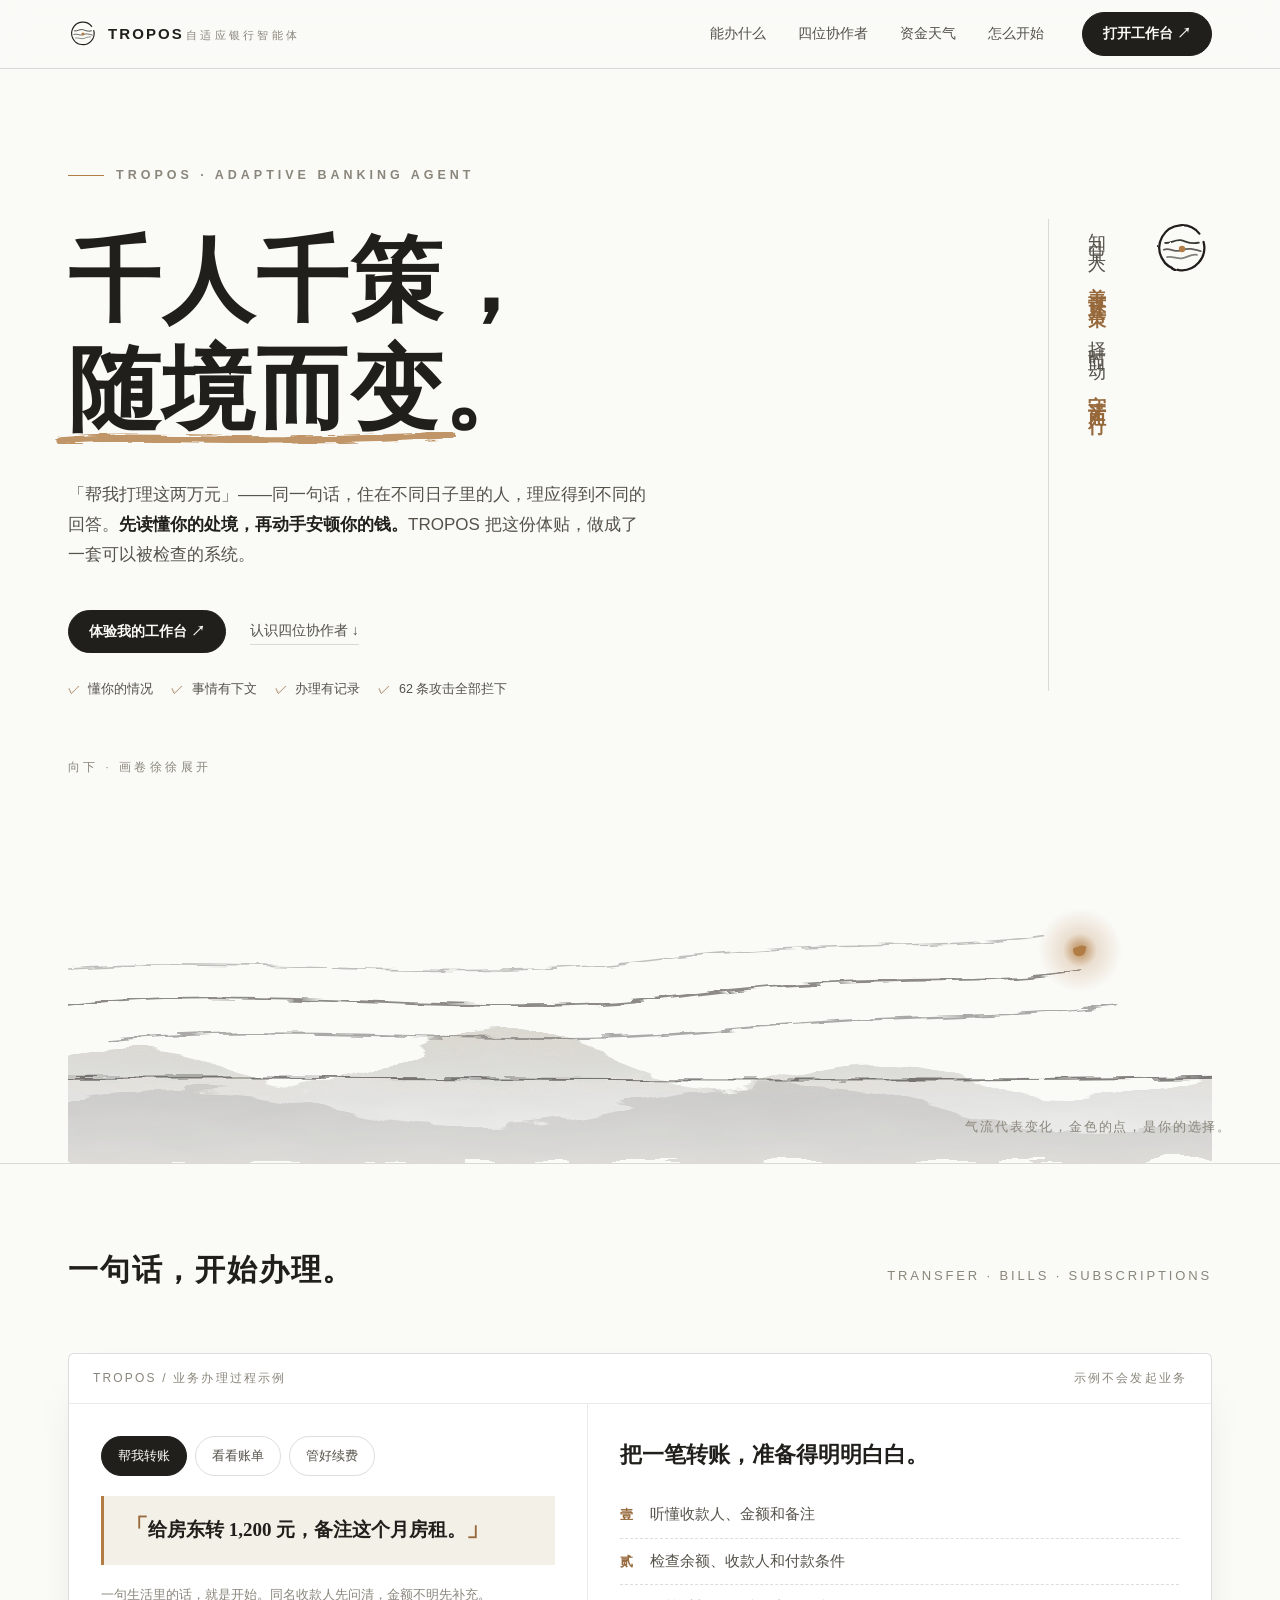
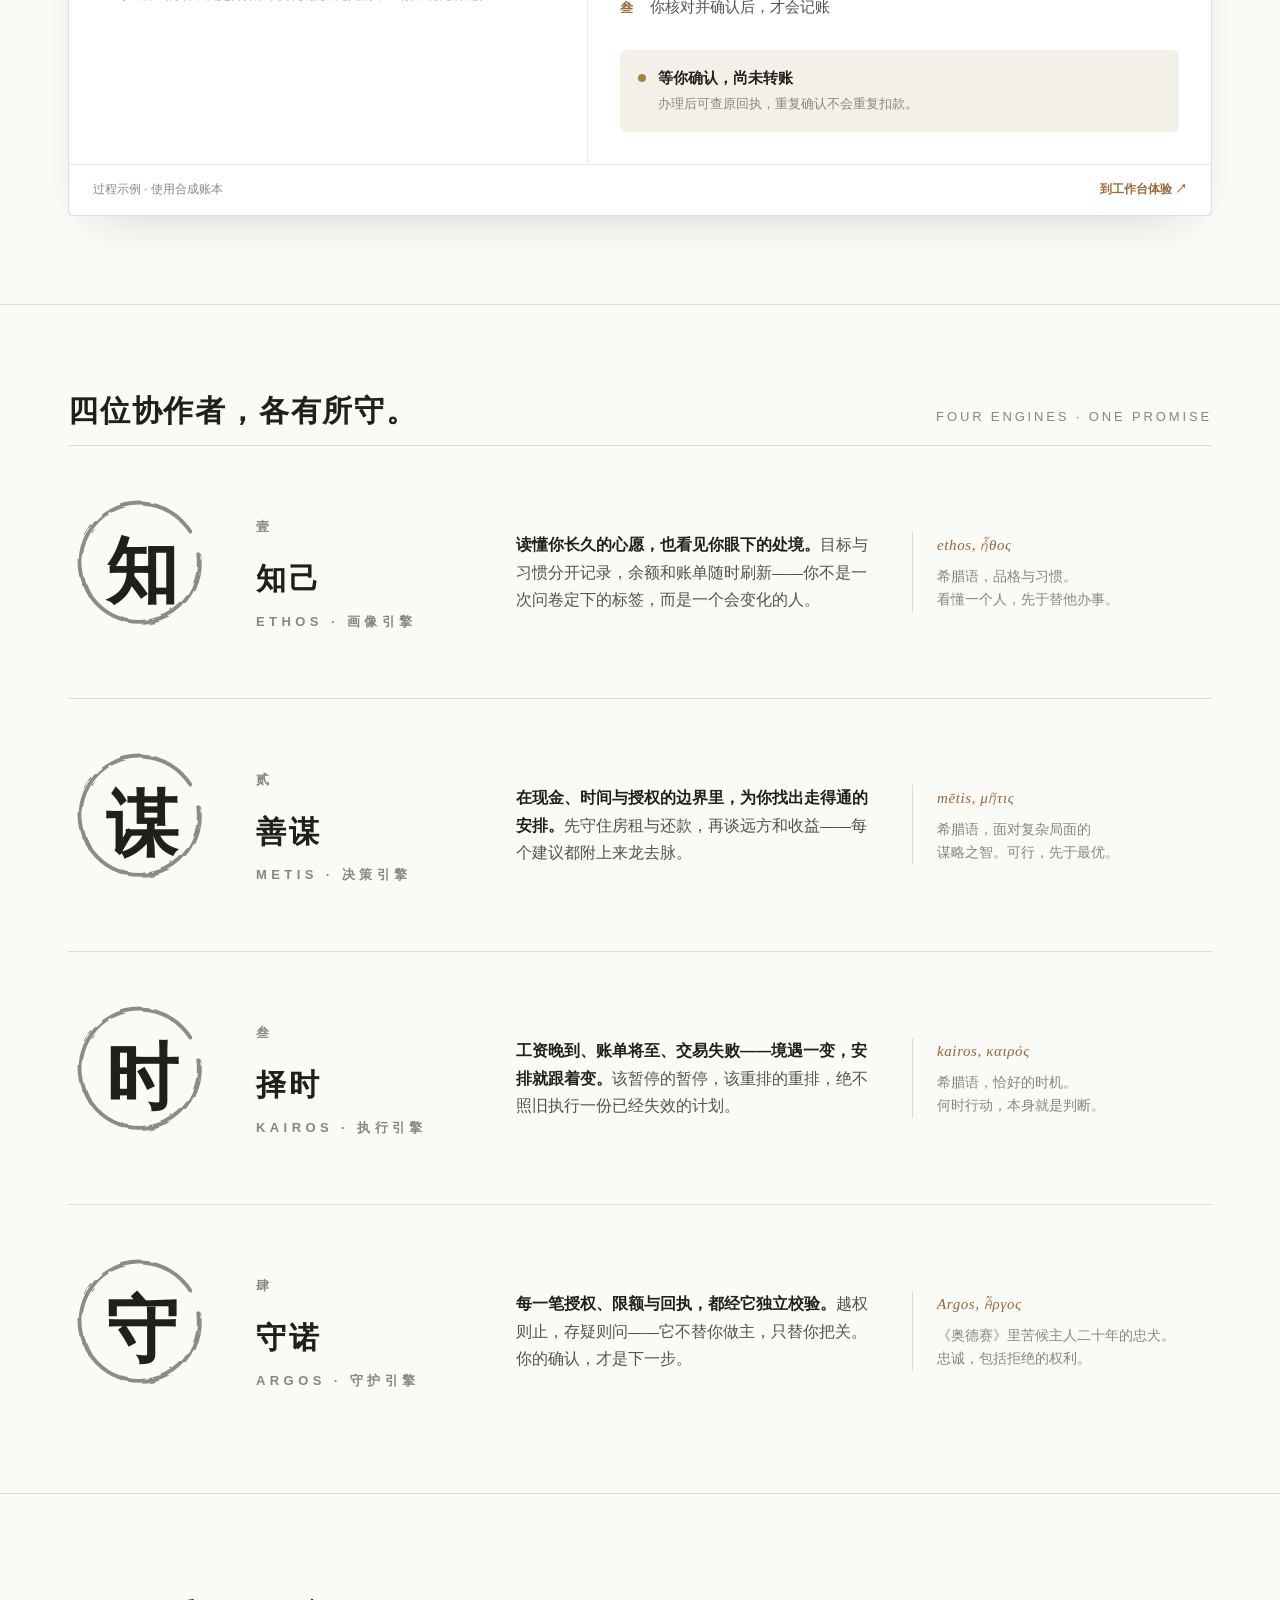
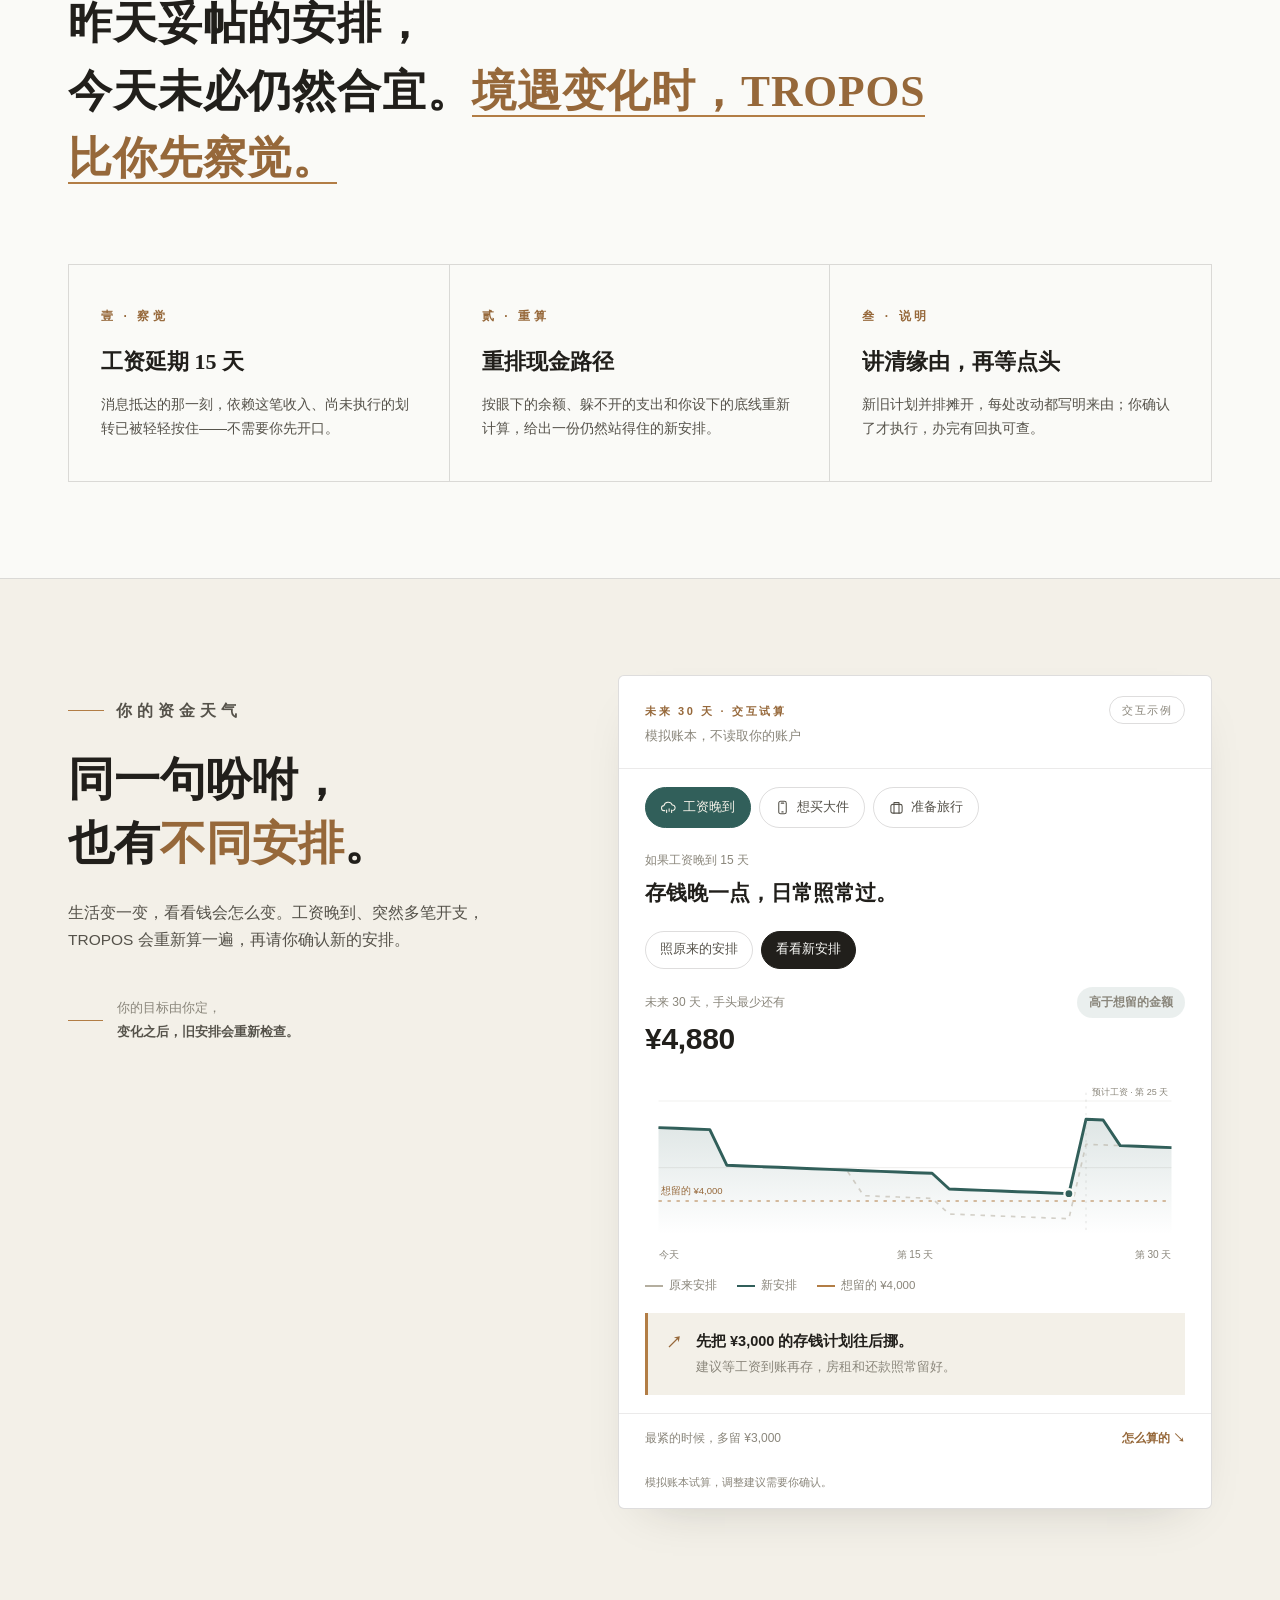
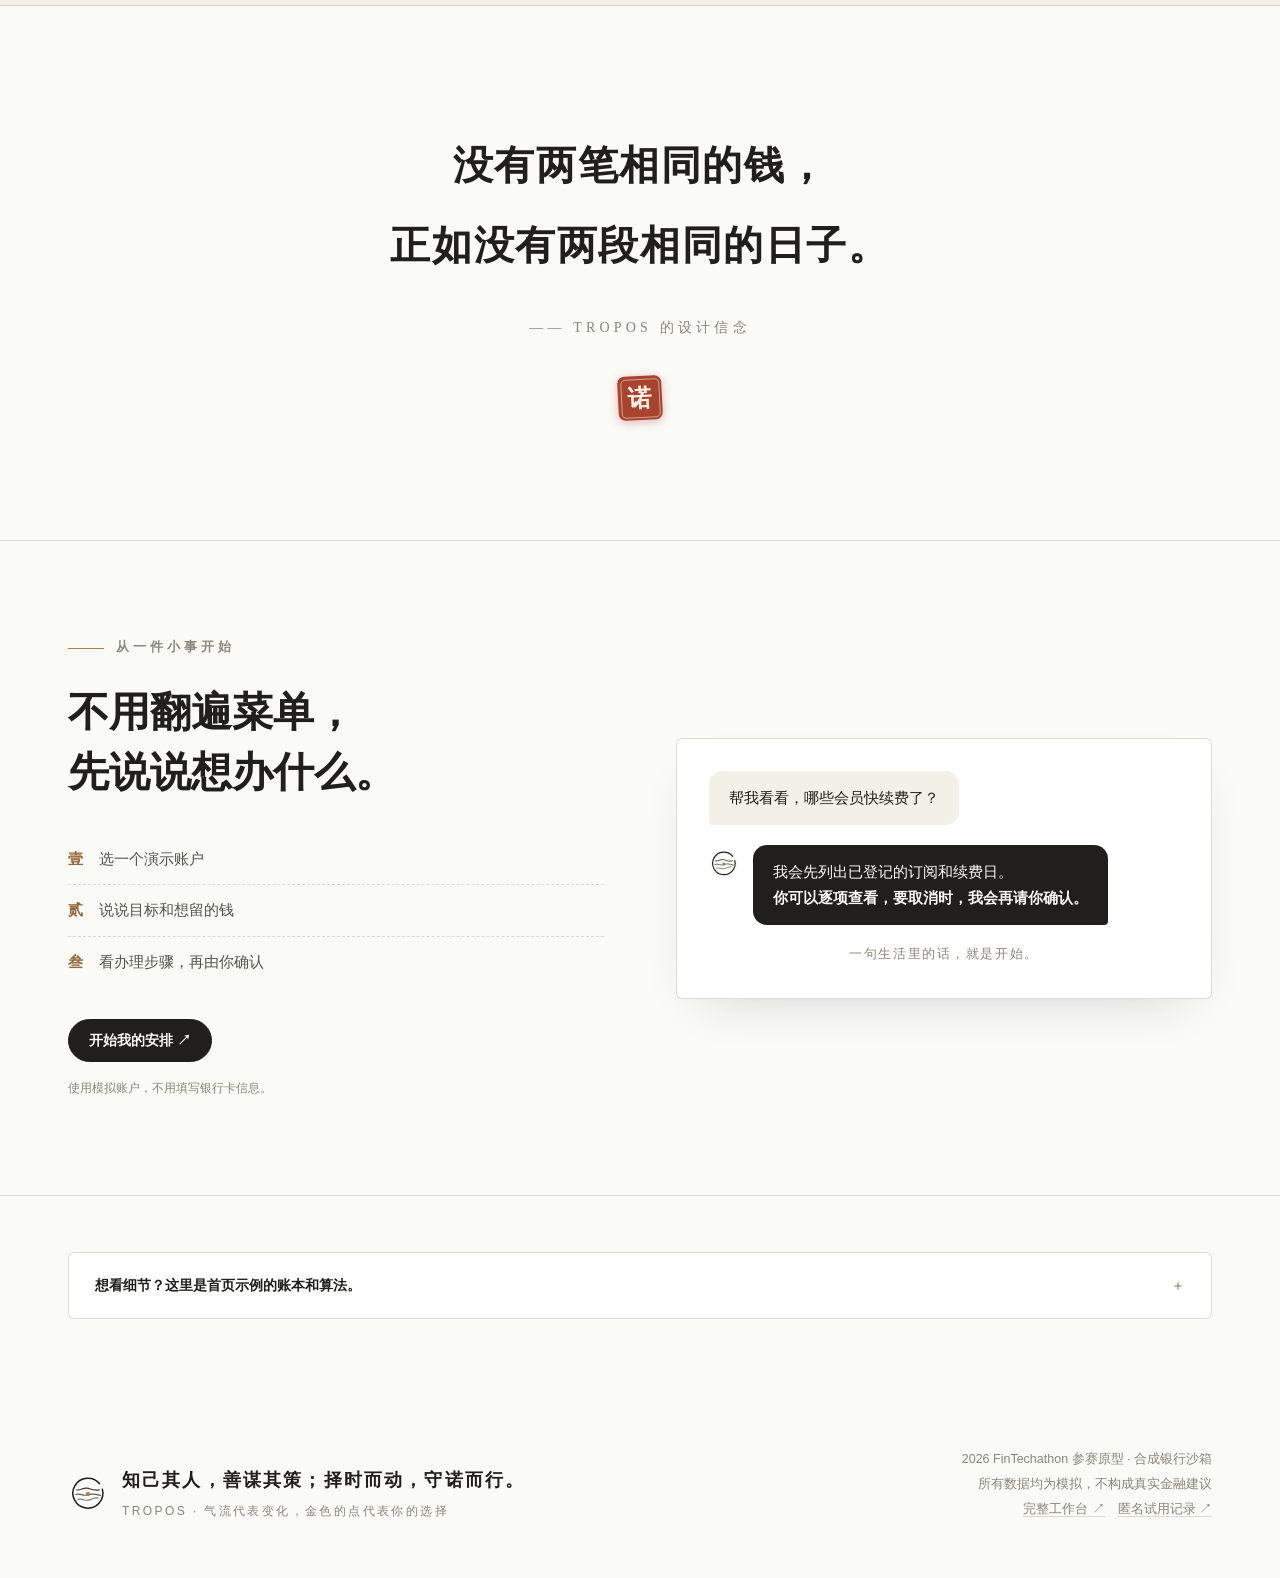
<file: index.html>
<!doctype html>
<html lang="zh-CN">
<head>
<meta charset="utf-8">
<meta name="viewport" content="width=device-width,initial-scale=1">
<meta name="description" content="TROPOS：千人千策，随境而变。知己 ETHOS、善谋 METIS、择时 KAIROS、守诺 ARGOS——基于动态金融画像与四引擎协同的自适应银行智能体。转账、账单分析、订阅管理，先理解你的处境，再由你确认办理。">
<meta name="theme-color" content="#FAFAF7">
<title>TROPOS · 千人千策，随境而变</title>
<link rel="icon" href="assets/tropos-mark.svg" type="image/svg+xml">
<script src="assets/home.js" defer></script>
<style>
:root{
  --paper:#FAFAF7; --card:#FFFFFF; --wash:#F3F0E8; --ink:#211F1B; --ink-soft:#55524A; --ink-faint:#8A867B;
  --gold:#B27D45; --gold-deep:#96683A; --pine:#315F5A; --cinnabar:#A8432F;
  --hairline:rgba(33,31,27,.15); --hairline-soft:rgba(33,31,27,.09);
  --serif:"Songti SC","STSong","Noto Serif CJK SC","Noto Serif SC","SimSun",serif;
  --kai:"Kaiti SC","STKaiti","KaiTi","Noto Serif CJK SC",serif;
  --sans:"Manrope","Tropos Sans SC","PingFang SC","Hiragino Sans GB","Microsoft YaHei",sans-serif;
}
*{margin:0;padding:0;box-sizing:border-box}
html{scroll-behavior:smooth;scroll-padding-top:24px;-webkit-text-size-adjust:100%}
body{background:var(--paper);color:var(--ink);font-family:var(--sans);font-size:16px;line-height:1.75;-webkit-font-smoothing:antialiased}
::selection{background:var(--gold);color:#fff}
a{color:inherit;text-decoration:none}
button{font:inherit;cursor:pointer;color:inherit;background:none;border:none}
button:focus-visible,a:focus-visible,summary:focus-visible{outline:3px solid var(--gold);outline-offset:4px}
.shell{max-width:1240px;margin:0 auto;padding:0 48px}
.skip-link{position:fixed;top:10px;left:10px;z-index:100;padding:8px 20px;background:var(--ink);color:#fff;transform:translateY(-150%)}
.skip-link:focus{transform:translateY(0)}
.reveal{opacity:0;transform:translateY(24px);transition:opacity .8s cubic-bezier(.22,1,.36,1),transform .8s cubic-bezier(.22,1,.36,1)}
.reveal.on{opacity:1;transform:none}

/* ---------- header ---------- */
header{position:sticky;top:0;z-index:20;background:rgba(250,250,247,.88);backdrop-filter:blur(12px);border-bottom:1px solid var(--hairline)}
header .shell{display:flex;align-items:center;gap:36px;height:68px}
.brand{display:flex;align-items:center;gap:10px}
.brand img{width:30px;height:30px}
.brand b{font-weight:800;letter-spacing:.14em;font-size:15px}
.brand small{font-size:11px;color:var(--ink-faint);letter-spacing:.3em;margin-left:2px}
nav{margin-left:auto;display:flex;gap:28px;font-size:13.5px;color:var(--ink-soft)}
nav a{padding:6px 2px;border-bottom:1px solid transparent;transition:.25s}
nav a:hover{color:var(--ink);border-color:var(--gold)}
.cta{display:inline-flex;align-items:center;gap:8px;font-size:13.5px;font-weight:700;padding:9px 20px;border:1px solid var(--ink);border-radius:999px;transition:.25s;white-space:nowrap}
.cta:hover{background:var(--ink);color:var(--paper)}
.cta.solid{background:var(--ink);color:var(--paper)}
.cta.solid:hover{background:var(--gold-deep);border-color:var(--gold-deep)}

/* ---------- hero ---------- */
.hero{padding:96px 0 0;border-bottom:1px solid var(--hairline);position:relative;overflow:hidden}
.hero-grid{display:grid;grid-template-columns:1fr auto;gap:64px;align-items:end}
.kicker{display:flex;align-items:center;gap:12px;font-size:12.5px;letter-spacing:.32em;color:var(--ink-faint);font-weight:700;margin-bottom:40px}
.kicker::before{content:"";width:36px;height:1px;background:var(--gold)}
.hero h1{font-family:var(--serif);font-weight:900;font-size:clamp(52px,7.2vw,104px);line-height:1.18;letter-spacing:.02em}
.hero h1 .brush{position:relative;display:inline-block}
.hero h1 .brush svg{position:absolute;left:-4%;bottom:-.08em;width:108%;height:.34em;z-index:-1}
.hero-sub{margin-top:36px;max-width:580px;font-size:17px;color:var(--ink-soft)}
.hero-sub em{font-style:normal;font-family:var(--serif);font-weight:700;color:var(--ink)}
.hero-actions{margin-top:40px;display:flex;align-items:center;gap:24px;flex-wrap:wrap}
.text-link{font-size:14px;color:var(--ink-soft);border-bottom:1px solid var(--hairline);padding-bottom:2px;transition:.25s}
.text-link:hover{color:var(--gold-deep);border-color:var(--gold)}
.hero-promise{display:flex;gap:18px;flex-wrap:wrap;margin-top:26px;font-size:12.5px;color:var(--ink-soft)}
.hero-promise i{font-style:normal;color:var(--gold-deep);margin-right:4px}
.hero-side{display:flex;align-items:flex-start;gap:36px;padding-bottom:10px}
.couplet{writing-mode:vertical-rl;font-family:var(--serif);font-size:18px;letter-spacing:.4em;color:var(--ink-soft);line-height:2.15;border-left:1px solid var(--hairline);padding-left:28px;height:472px;white-space:nowrap}
.couplet b{color:var(--gold-deep);font-weight:900}
.hero-mark{width:60px;height:60px}
.scroll-hint{margin-top:56px;font-size:11.5px;letter-spacing:.3em;color:var(--ink-faint)}
.ink-scroll{display:block;width:100%;height:clamp(200px,26vw,330px);margin-top:56px}
.ink-caption{position:absolute;right:48px;bottom:24px;font-family:var(--kai);font-size:13px;color:var(--ink-faint);letter-spacing:.14em}

/* ---------- section head ---------- */
.section-head{padding:80px 0 8px;display:flex;align-items:baseline;justify-content:space-between;gap:24px}
.section-head h2{font-family:var(--serif);font-size:30px;font-weight:900;letter-spacing:.06em}
.section-head p{font-size:13px;letter-spacing:.22em;color:var(--ink-faint)}

/* ---------- 业务示例 ---------- */
.tasks{padding-bottom:88px;border-bottom:1px solid var(--hairline)}
.task-card{margin-top:48px;background:var(--card);border:1px solid var(--hairline);border-radius:6px;overflow:hidden;box-shadow:0 20px 50px -30px rgba(33,31,27,.25)}
.task-top{display:flex;justify-content:space-between;padding:14px 24px;border-bottom:1px solid var(--hairline-soft);font-size:12px;letter-spacing:.18em;color:var(--ink-faint)}
.task-body{display:grid;grid-template-columns:1fr 1.2fr;gap:0}
.task-left{padding:32px;border-right:1px solid var(--hairline-soft);display:flex;flex-direction:column;gap:20px}
.task-picker{display:flex;gap:8px;flex-wrap:wrap}
.task-picker button{font-size:13px;padding:8px 16px;border:1px solid var(--hairline);border-radius:999px;color:var(--ink-soft);transition:.25s}
.task-picker button[aria-pressed="true"]{background:var(--ink);color:var(--paper);border-color:var(--ink)}
.task-quote{background:var(--wash);border-left:3px solid var(--gold);padding:18px 20px;font-family:var(--serif);font-size:19px;font-weight:700;line-height:1.7}
.task-quote span{color:var(--gold-deep);font-size:24px;line-height:0}
.task-right{padding:32px}
.task-right h3{font-family:var(--serif);font-size:22px;font-weight:900;margin-bottom:18px}
.task-steps{list-style:none;display:flex;flex-direction:column;gap:0}
.task-steps li{display:flex;gap:16px;align-items:baseline;padding:10px 0;border-bottom:1px dashed var(--hairline);font-size:14.5px;color:var(--ink-soft)}
.task-steps li:last-child{border-bottom:none}
.task-steps span{font-family:var(--serif);color:var(--gold-deep);font-weight:900;font-size:13px;letter-spacing:.1em}
.task-result{margin-top:20px;display:flex;gap:12px;align-items:flex-start;background:var(--wash);border-radius:6px;padding:16px 18px}
.task-result i{width:8px;height:8px;border-radius:50%;background:var(--gold);margin-top:8px;flex:none;font-style:normal}
.task-result strong{display:block;font-size:14.5px}
.task-result p{font-size:12.5px;color:var(--ink-faint);margin-top:2px}
.task-bottom{display:flex;justify-content:space-between;align-items:center;padding:14px 24px;border-top:1px solid var(--hairline-soft);font-size:12px;color:var(--ink-faint)}
.task-bottom a{color:var(--gold-deep);font-weight:700;border-bottom:1px solid transparent}
.task-bottom a:hover{border-color:var(--gold)}

/* ---------- engines ---------- */
.engines{border-bottom:1px solid var(--hairline)}
.engine{display:grid;grid-template-columns:148px 220px 1fr 300px;gap:40px;align-items:center;padding:52px 0;border-top:1px solid var(--hairline)}
.engine:last-child{border-bottom:none;padding-bottom:88px}
.engine .seal-ring{position:relative;width:148px;height:148px;display:flex;align-items:center;justify-content:center}
.engine .seal-ring svg{position:absolute;inset:0;width:100%;height:100%;opacity:.5;transition:.4s}
.engine:hover .seal-ring svg{opacity:.85;transform:rotate(-4deg)}
.engine .glyph{font-family:var(--serif);font-weight:900;font-size:72px;line-height:1;color:var(--ink);transition:.35s;position:relative;z-index:1}
.engine:hover .glyph{color:var(--gold-deep)}
.engine .name h3{font-family:var(--serif);font-size:30px;font-weight:900;letter-spacing:.1em}
.engine .name span{display:block;margin-top:6px;font-size:13px;letter-spacing:.34em;color:var(--ink-faint);font-weight:700}
.engine .duty{font-size:15.5px;color:var(--ink-soft);max-width:420px}
.engine .duty strong{color:var(--ink)}
.engine .ety{border-left:1px solid var(--hairline);padding-left:24px;font-size:13.5px;color:var(--ink-faint);font-family:var(--kai)}
.engine .ety i{font-family:Georgia,"Times New Roman",serif;font-style:italic;font-size:15px;color:var(--gold-deep);display:block;margin-bottom:6px;letter-spacing:.04em}
.engine .num{font-size:12px;letter-spacing:.3em;color:var(--ink-faint);margin-bottom:14px;display:block}

/* ---------- shift ---------- */
.shift{padding:96px 0;border-bottom:1px solid var(--hairline)}
.shift .lead{font-family:var(--serif);font-size:clamp(28px,3.4vw,44px);font-weight:900;line-height:1.55;max-width:860px;letter-spacing:.02em}
.shift .lead em{font-style:normal;color:var(--gold-deep);border-bottom:2px solid var(--gold)}
.beats{display:grid;grid-template-columns:repeat(3,1fr);gap:0;margin-top:72px;border:1px solid var(--hairline)}
.beat{padding:36px 32px 40px;border-right:1px solid var(--hairline);background:var(--paper);transition:.3s}
.beat:last-child{border-right:none}
.beat:hover{background:var(--wash)}
.beat .step{font-size:12px;letter-spacing:.3em;color:var(--gold-deep);font-weight:700}
.beat h3{font-family:var(--serif);font-size:22px;font-weight:900;margin:14px 0 10px}
.beat p{font-size:14px;color:var(--ink-soft)}

/* ---------- 资金天气 ---------- */
.forecast-sec{padding:96px 0;border-bottom:1px solid var(--hairline);background:var(--wash)}
.f-grid{display:grid;grid-template-columns:.9fr 1.1fr;gap:64px;align-items:start}
.f-copy h2{font-family:var(--serif);font-size:clamp(30px,3.6vw,46px);font-weight:900;line-height:1.4}
.f-copy h2 em{font-style:normal;color:var(--gold-deep)}
.f-copy>p{margin-top:22px;color:var(--ink-soft);font-size:15.5px;max-width:420px}
.f-note{display:flex;gap:14px;align-items:center;margin-top:44px}
.f-note .line{width:35px;height:1px;background:var(--gold)}
.f-note p{font-size:12.5px;color:var(--ink-faint);line-height:1.9}
.f-note strong{font-weight:700;color:var(--ink-soft)}
.preview{background:var(--card);border:1px solid var(--hairline);border-radius:6px;overflow:hidden;box-shadow:0 20px 50px -30px rgba(33,31,27,.25)}
.preview-top{display:flex;justify-content:space-between;align-items:flex-start;padding:20px 26px;border-bottom:1px solid var(--hairline-soft)}
.preview-top .k{font-size:11px;letter-spacing:.24em;color:var(--gold-deep);font-weight:700}
.preview-top span.sub{font-size:12.5px;color:var(--ink-faint);display:block;margin-top:2px}
.sample-label{font-size:10.5px;letter-spacing:.14em;color:var(--ink-faint);border:1px solid var(--hairline);border-radius:999px;padding:4px 12px;white-space:nowrap}
.scenario-picker{display:flex;gap:8px;padding:18px 26px 0;flex-wrap:wrap}
.scenario-picker button{display:inline-flex;align-items:center;gap:7px;font-size:13px;padding:8px 15px;border:1px solid var(--hairline);border-radius:999px;color:var(--ink-soft);transition:.25s}
.scenario-picker button svg{width:15px;height:15px;fill:none;stroke:currentColor;stroke-width:1.7;stroke-linecap:round;stroke-linejoin:round}
.scenario-picker button[aria-pressed="true"]{background:var(--pine);color:#F4F1E8;border-color:var(--pine)}
.forecast-heading{display:flex;justify-content:space-between;align-items:baseline;padding:22px 26px 6px;gap:16px}
.forecast-heading .sub{font-size:12px;color:var(--ink-faint);display:block}
.forecast-heading h3{font-family:var(--serif);font-size:21px;font-weight:900;margin-top:4px}
.plan-switch{display:flex;gap:8px;padding:14px 26px 0}
.plan-switch button{font-size:12.5px;padding:7px 14px;border:1px solid var(--hairline);border-radius:999px;color:var(--ink-soft);transition:.25s}
.plan-switch button[aria-pressed="true"]{background:var(--ink);color:var(--paper);border-color:var(--ink)}
.forecast-amount{display:flex;justify-content:space-between;align-items:baseline;padding:18px 26px 4px}
.forecast-amount span{font-size:12px;color:var(--ink-faint);display:block}
.forecast-amount strong{font-size:30px;font-weight:800;font-variant-numeric:tabular-nums;letter-spacing:-.01em}
.forecast-state{font-size:11.5px;font-weight:700;color:var(--pine);background:rgba(49,95,90,.1);padding:5px 12px;border-radius:999px;white-space:nowrap}
.forecast-state.is-tight{color:var(--cinnabar);background:rgba(168,67,47,.1)}
.cash-chart{padding:8px 26px 0}
.cash-chart svg{width:100%;height:auto;display:block}
.cash-chart text{font-family:var(--sans);font-size:9px;fill:var(--ink-faint)}
.cash-chart .reserve-label{fill:var(--gold-deep);font-size:8.5px}
.chart-key{display:flex;gap:20px;padding:12px 26px 0;font-size:11.5px;color:var(--ink-faint)}
.chart-key i{display:inline-block;width:18px;height:2px;vertical-align:middle;margin-right:6px}
.chart-key .line-original{background:#B4AE9F}
.chart-key .line-adjusted{background:var(--pine)}
.chart-key .line-reserve{background:var(--gold);height:0;border-top:2px dashed var(--gold)}
.suggestion{display:flex;gap:14px;margin:18px 26px 0;background:var(--wash);border-left:3px solid var(--gold);padding:16px 18px;align-items:flex-start}
.suggestion-icon{color:var(--gold-deep);font-weight:800}
.suggestion strong{display:block;font-size:14.5px}
.suggestion p{font-size:12.5px;color:var(--ink-faint);margin-top:2px}
.preview-bottom{display:flex;justify-content:space-between;align-items:center;margin-top:18px;padding:14px 26px;border-top:1px solid var(--hairline-soft);font-size:12px;color:var(--ink-faint)}
.preview-bottom a{color:var(--gold-deep);font-weight:700}
.sample-note{margin:0;padding:10px 26px 16px;font-size:11px;color:var(--ink-faint)}

/* ---------- quote ---------- */
.quote{padding:120px 0;text-align:center;border-bottom:1px solid var(--hairline)}
.quote blockquote{font-family:var(--serif);font-size:clamp(26px,3.2vw,40px);font-weight:900;line-height:2;max-width:880px;margin:0 auto;letter-spacing:.04em}
.quote cite{display:block;margin-top:30px;font-style:normal;font-family:var(--kai);font-size:14px;letter-spacing:.3em;color:var(--ink-faint)}
.seal-stamp{display:inline-flex;align-items:center;justify-content:center;width:44px;height:44px;margin-top:36px;background:var(--cinnabar);color:#F7EFE4;font-family:var(--serif);font-weight:900;font-size:24px;border-radius:7px;transform:rotate(-3deg);box-shadow:0 2px 10px rgba(168,67,47,.35);position:relative}
.seal-stamp::after{content:"";position:absolute;inset:2.5px;border:1px solid rgba(247,239,228,.55);border-radius:5px}

/* ---------- start ---------- */
.start-sec{padding:96px 0;border-bottom:1px solid var(--hairline)}
.start-grid{display:grid;grid-template-columns:1fr 1fr;gap:72px;align-items:center}
.start-grid h2{font-family:var(--serif);font-size:clamp(28px,3.2vw,42px);font-weight:900;line-height:1.45}
.start-steps{list-style:none;margin:32px 0;display:flex;flex-direction:column;gap:0}
.start-steps li{display:flex;gap:16px;align-items:baseline;padding:12px 0;border-bottom:1px dashed var(--hairline);font-size:15px;color:var(--ink-soft)}
.start-steps li:last-child{border-bottom:none}
.start-steps span{font-family:var(--serif);font-weight:900;color:var(--gold-deep)}
.start-note{font-size:12px;color:var(--ink-faint);margin-top:16px}
.conversation{background:var(--card);border:1px solid var(--hairline);border-radius:6px;padding:32px;box-shadow:0 20px 50px -30px rgba(33,31,27,.25)}
.conversation-user{display:inline-block;background:var(--wash);border-radius:14px 14px 14px 4px;padding:14px 20px;font-size:15px;line-height:1.7}
.conversation-agent{display:flex;gap:14px;margin-top:20px;align-items:flex-start}
.conversation-agent img{width:30px;height:30px;flex:none;margin-top:4px}
.conversation-agent p{background:var(--ink);color:var(--paper);border-radius:14px 14px 4px 14px;padding:14px 20px;font-size:14.5px;line-height:1.8}
.conversation-caption{display:block;margin-top:18px;text-align:center;font-family:var(--kai);font-size:13px;color:var(--ink-faint);letter-spacing:.12em}

/* ---------- calculation ---------- */
.calculation{padding:56px 0}
.calculation details{border:1px solid var(--hairline);border-radius:6px;background:var(--card)}
.calculation summary{cursor:pointer;padding:20px 26px;font-size:14px;font-weight:700;display:flex;justify-content:space-between;align-items:center;list-style:none}
.calculation summary::-webkit-details-marker{display:none}
.calculation summary span{color:var(--gold-deep);font-weight:400}
.calculation-content{padding:0 26px 28px;font-size:13.5px;color:var(--ink-soft)}
.calculation-content dl{display:grid;grid-template-columns:repeat(auto-fit,minmax(180px,1fr));gap:12px;margin:18px 0}
.calculation-content dl>div{background:var(--wash);padding:12px 16px;border-radius:6px}
.calculation-content dt{font-size:11.5px;color:var(--ink-faint)}
.calculation-content dd{font-weight:800;font-size:15px;margin-top:2px;font-variant-numeric:tabular-nums}
.daily-table-wrap{max-height:300px;overflow:auto;border:1px solid var(--hairline-soft);border-radius:6px;margin-top:14px}
.daily-table-wrap table{width:100%;border-collapse:collapse;font-size:12.5px}
.daily-table-wrap caption{text-align:left;padding:10px 14px;font-weight:700;background:var(--wash)}
.daily-table-wrap th,.daily-table-wrap td{padding:7px 14px;border-bottom:1px solid var(--hairline-soft);text-align:right;font-variant-numeric:tabular-nums}
.daily-table-wrap th:first-child{text-align:left}

/* ---------- footer ---------- */
footer{padding:72px 0 56px}
.foot-grid{display:flex;justify-content:space-between;align-items:flex-end;gap:40px;flex-wrap:wrap}
.foot-brand{display:flex;align-items:center;gap:14px}
.foot-brand img{width:40px;height:40px}
.foot-brand .line{font-family:var(--serif);font-size:18px;font-weight:900;letter-spacing:.12em}
.foot-note{font-size:12.5px;color:var(--ink-faint);line-height:2;text-align:right}
.foot-note a{border-bottom:1px solid var(--hairline)}

@media (max-width:980px){
  .shell{padding:0 24px}
  nav{display:none}
  .hero{padding:64px 0 0}
  .hero-grid{grid-template-columns:1fr}
  .hero-side{display:none}
  .ink-caption{right:24px;bottom:16px}
  .task-body{grid-template-columns:1fr}
  .task-left{border-right:none;border-bottom:1px solid var(--hairline-soft)}
  .engine{grid-template-columns:100px 1fr;grid-template-rows:auto auto;gap:8px 24px}
  .engine .seal-ring{width:100px;height:100px;grid-row:span 2}
  .engine .glyph{font-size:52px}
  .engine .ety{grid-column:2;border:none;padding-left:0}
  .beats{grid-template-columns:1fr}
  .beat{border-right:none;border-bottom:1px solid var(--hairline)}
  .f-grid{grid-template-columns:1fr;gap:40px}
  .start-grid{grid-template-columns:1fr;gap:40px}
}
</style>
</head>
<body>
<a class="skip-link" href="#main">跳到主要内容</a>

<header><div class="shell">
  <a class="brand" href="#" aria-label="TROPOS 首页"><img src="assets/tropos-mark.svg" alt=""><span><b>TROPOS</b><small>自适应银行智能体</small></span></a>
  <nav aria-label="主要导航"><a href="#tasks">能办什么</a><a href="#engines">四位协作者</a><a href="#try">资金天气</a><a href="#start">怎么开始</a></nav>
  <a class="cta solid" href="demo.html">打开工作台 ↗</a>
</div></header>

<main id="main">
<!-- ============ HERO ============ -->
<section class="hero"><div class="shell">
  <div class="hero-grid">
    <div>
      <p class="kicker">TROPOS · ADAPTIVE BANKING AGENT</p>
      <h1 id="hero-title">千人千策，<br><span class="brush">随境而变<svg viewBox="0 0 300 30" preserveAspectRatio="none" aria-hidden="true"><defs><filter id="brushline" x="-10%" y="-40%" width="120%" height="180%"><feTurbulence type="fractalNoise" baseFrequency="0.04 0.4" numOctaves="2" seed="4" result="n"/><feDisplacementMap in="SourceGraphic" in2="n" scale="7"/></filter></defs><path d="M6 20 C 70 12, 150 26, 294 14" stroke="#B27D45" stroke-width="7" stroke-linecap="round" fill="none" opacity=".8" filter="url(#brushline)"/></svg></span>。</h1>
      <p class="hero-sub">「帮我打理这两万元」——同一句话，住在不同日子里的人，理应得到不同的回答。<em>先读懂你的处境，再动手安顿你的钱。</em>TROPOS 把这份体贴，做成了一套可以被检查的系统。</p>
      <div class="hero-actions">
        <a class="cta solid" href="demo.html">体验我的工作台 ↗</a>
        <a class="text-link" href="#engines">认识四位协作者 ↓</a>
      </div>
      <div class="hero-promise"><span><i>✓</i> 懂你的情况</span><span><i>✓</i> 事情有下文</span><span><i>✓</i> 办理有记录</span><span><i>✓</i> 62 条攻击全部拦下</span></div>
    </div>
    <div class="hero-side">
      <p class="couplet">知己其人　<b>善谋其策</b>　择时而动　<b>守诺而行</b></p>
      <img class="hero-mark" src="assets/tropos-mark.svg" alt="TROPOS 标记">
    </div>
  </div>
  <p class="scroll-hint">向下 · 画卷徐徐展开</p>
  <svg class="ink-scroll" viewBox="0 0 1400 360" preserveAspectRatio="xMidYMax slice" aria-hidden="true">
    <defs>
      <filter id="inkwash" x="-10%" y="-30%" width="120%" height="160%"><feTurbulence type="fractalNoise" baseFrequency="0.012 0.05" numOctaves="3" seed="9" result="n"/><feDisplacementMap in="SourceGraphic" in2="n" scale="26"/></filter>
      <filter id="inkline" x="-10%" y="-60%" width="120%" height="220%"><feTurbulence type="fractalNoise" baseFrequency="0.02 0.15" numOctaves="2" seed="5" result="n"/><feDisplacementMap in="SourceGraphic" in2="n" scale="10"/></filter>
      <linearGradient id="fadeInk" x1="0" y1="0" x2="0" y2="1"><stop offset="0" stop-color="#211F1B" stop-opacity=".16"/><stop offset="1" stop-color="#211F1B" stop-opacity=".03"/></linearGradient>
      <radialGradient id="sunGlow" cx=".5" cy=".5" r=".5"><stop offset="0" stop-color="#B27D45" stop-opacity=".9"/><stop offset=".4" stop-color="#B27D45" stop-opacity=".22"/><stop offset="1" stop-color="#B27D45" stop-opacity="0"/></radialGradient>
    </defs>
    <path filter="url(#inkwash)" fill="url(#fadeInk)" d="M-20 300 Q 120 190 260 262 Q 340 300 430 250 Q 560 175 690 255 Q 760 296 850 268 Q 960 232 1060 270 Q 1180 318 1420 240 L 1420 360 L -20 360 Z"/>
    <path filter="url(#inkwash)" fill="#211F1B" opacity=".1" d="M-20 320 Q 180 250 360 300 Q 520 344 700 296 Q 880 252 1050 306 Q 1200 346 1420 296 L 1420 360 L -20 360 Z"/>
    <path filter="url(#inkline)" d="M-20 268 C 300 262, 900 276, 1420 264" stroke="#211F1B" stroke-width="2.2" fill="none" opacity=".55" stroke-linecap="round"/>
    <path filter="url(#inkline)" d="M60 190 C 300 160, 520 210, 760 176 C 940 152, 1080 168, 1180 150" stroke="#211F1B" stroke-width="3" fill="none" opacity=".5" stroke-linecap="round"/>
    <path filter="url(#inkline)" d="M120 226 C 340 204, 560 240, 800 214 C 980 196, 1100 204, 1220 188" stroke="#211F1B" stroke-width="2.4" fill="none" opacity=".36" stroke-linecap="round"/>
    <path filter="url(#inkline)" d="M40 150 C 260 130, 480 168, 720 138 C 900 116, 1040 128, 1140 112" stroke="#211F1B" stroke-width="1.8" fill="none" opacity=".26" stroke-linecap="round"/>
    <circle cx="1180" cy="128" r="46" fill="url(#sunGlow)"/>
    <circle cx="1180" cy="128" r="7.5" fill="#B27D45" filter="url(#inkline)"/>
  </svg>
  <span class="ink-caption">气流代表变化，金色的点，是你的选择。</span>
</div></section>

<!-- ============ 业务示例 ============ -->
<section class="tasks" id="tasks"><div class="shell">
  <div class="section-head reveal">
    <h2>一句话，开始办理。</h2>
    <p>TRANSFER · BILLS · SUBSCRIPTIONS</p>
  </div>
  <div class="task-card reveal" aria-label="银行业务办理过程示例">
    <div class="task-top"><span>TROPOS / 业务办理过程示例</span><span>示例不会发起业务</span></div>
    <div class="task-body">
      <div class="task-left">
        <div class="task-picker" role="group" aria-label="选择银行业务示例">
          <button type="button" data-bank-task="transfer" aria-pressed="true">帮我转账</button>
          <button type="button" data-bank-task="bills" aria-pressed="false">看看账单</button>
          <button type="button" data-bank-task="subscriptions" aria-pressed="false">管好续费</button>
        </div>
        <div class="task-quote"><span aria-hidden="true">「</span><p id="bank-intent" style="display:inline">给房东转 1,200 元，备注这个月房租。</p><span aria-hidden="true">」</span></div>
        <p style="font-size:12.5px;color:var(--ink-faint)">一句生活里的话，就是开始。同名收款人先问清，金额不明先补充。</p>
      </div>
      <div class="task-right">
        <h3 id="bank-task-title">把一笔转账，准备得明明白白。</h3>
        <ol class="task-steps" id="bank-task-steps">
          <li><span>壹</span>听懂收款人、金额和备注</li>
          <li><span>贰</span>检查余额、收款人和付款条件</li>
          <li><span>叁</span>你核对并确认后，才会记账</li>
        </ol>
        <div class="task-result"><i aria-hidden="true"></i><div><strong id="bank-task-state">等你确认，尚未转账</strong><p id="bank-task-note">办理后可查原回执，重复确认不会重复扣款。</p></div></div>
      </div>
    </div>
    <div class="task-bottom"><span>过程示例 · 使用合成账本</span><a href="demo.html">到工作台体验 ↗</a></div>
  </div>
</div></section>

<!-- ============ ENGINES ============ -->
<section class="engines" id="engines"><div class="shell">
  <div class="section-head reveal">
    <h2>四位协作者，各有所守。</h2>
    <p>FOUR ENGINES · ONE PROMISE</p>
  </div>

  <article class="engine reveal">
    <div class="seal-ring"><svg viewBox="0 0 100 100" aria-hidden="true"><defs><filter id="ringbrush" x="-20%" y="-20%" width="140%" height="140%"><feTurbulence type="fractalNoise" baseFrequency="0.06" numOctaves="3" seed="3" result="n"/><feDisplacementMap in="SourceGraphic" in2="n" scale="3.4"/></filter></defs><path d="M82 22 A40 40 0 1 0 88 38" stroke="#211F1B" stroke-width="2.6" fill="none" stroke-linecap="round" filter="url(#ringbrush)"/></svg><span class="glyph">知</span></div>
    <div class="name"><span class="num">壹</span><h3>知己</h3><span>ETHOS · 画像引擎</span></div>
    <p class="duty"><strong>读懂你长久的心愿，也看见你眼下的处境。</strong>目标与习惯分开记录，余额和账单随时刷新——你不是一次问卷定下的标签，而是一个会变化的人。</p>
    <div class="ety"><i>ethos, ἦθος</i>希腊语，品格与习惯。<br>看懂一个人，先于替他办事。</div>
  </article>

  <article class="engine reveal">
    <div class="seal-ring"><svg viewBox="0 0 100 100" aria-hidden="true"><path d="M82 22 A40 40 0 1 0 88 38" stroke="#211F1B" stroke-width="2.6" fill="none" stroke-linecap="round" filter="url(#ringbrush)"/></svg><span class="glyph">谋</span></div>
    <div class="name"><span class="num">贰</span><h3>善谋</h3><span>METIS · 决策引擎</span></div>
    <p class="duty"><strong>在现金、时间与授权的边界里，为你找出走得通的安排。</strong>先守住房租与还款，再谈远方和收益——每个建议都附上来龙去脉。</p>
    <div class="ety"><i>mētis, μῆτις</i>希腊语，面对复杂局面的<br>谋略之智。可行，先于最优。</div>
  </article>

  <article class="engine reveal">
    <div class="seal-ring"><svg viewBox="0 0 100 100" aria-hidden="true"><path d="M82 22 A40 40 0 1 0 88 38" stroke="#211F1B" stroke-width="2.6" fill="none" stroke-linecap="round" filter="url(#ringbrush)"/></svg><span class="glyph">时</span></div>
    <div class="name"><span class="num">叁</span><h3>择时</h3><span>KAIROS · 执行引擎</span></div>
    <p class="duty"><strong>工资晚到、账单将至、交易失败——境遇一变，安排就跟着变。</strong>该暂停的暂停，该重排的重排，绝不照旧执行一份已经失效的计划。</p>
    <div class="ety"><i>kairos, καιρός</i>希腊语，恰好的时机。<br>何时行动，本身就是判断。</div>
  </article>

  <article class="engine reveal">
    <div class="seal-ring"><svg viewBox="0 0 100 100" aria-hidden="true"><path d="M82 22 A40 40 0 1 0 88 38" stroke="#211F1B" stroke-width="2.6" fill="none" stroke-linecap="round" filter="url(#ringbrush)"/></svg><span class="glyph">守</span></div>
    <div class="name"><span class="num">肆</span><h3>守诺</h3><span>ARGOS · 守护引擎</span></div>
    <p class="duty"><strong>每一笔授权、限额与回执，都经它独立校验。</strong>越权则止，存疑则问——它不替你做主，只替你把关。你的确认，才是下一步。</p>
    <div class="ety"><i>Argos, Ἄργος</i>《奥德赛》里苦候主人二十年的忠犬。<br>忠诚，包括拒绝的权利。</div>
  </article>
</div></section>

<!-- ============ SHIFT ============ -->
<section class="shift" id="shift"><div class="shell">
  <p class="lead reveal">昨天妥帖的安排，<br>今天未必仍然合宜。<em>境遇变化时，TROPOS 比你先察觉。</em></p>
  <div class="beats reveal">
    <div class="beat"><span class="step">壹 · 察觉</span><h3>工资延期 15 天</h3><p>消息抵达的那一刻，依赖这笔收入、尚未执行的划转已被轻轻按住——不需要你先开口。</p></div>
    <div class="beat"><span class="step">贰 · 重算</span><h3>重排现金路径</h3><p>按眼下的余额、躲不开的支出和你设下的底线重新计算，给出一份仍然站得住的新安排。</p></div>
    <div class="beat"><span class="step">叁 · 说明</span><h3>讲清缘由，再等点头</h3><p>新旧计划并排摊开，每处改动都写明来由；你确认了才执行，办完有回执可查。</p></div>
  </div>
</div></section>

<!-- ============ 资金天气 ============ -->
<section class="forecast-sec" aria-labelledby="cash-title"><div class="shell f-grid">
  <div class="f-copy reveal">
    <p class="kicker" style="margin-bottom:24px">你的资金天气</p>
    <h2 id="cash-title">同一句吩咐，<br>也有<em>不同安排</em>。</h2>
    <p>生活变一变，看看钱会怎么变。工资晚到、突然多笔开支，TROPOS 会重新算一遍，再请你确认新的安排。</p>
    <div class="f-note"><span class="line" aria-hidden="true"></span><p>你的目标由你定，<br><strong>变化之后，旧安排会重新检查。</strong></p></div>
  </div>
  <div class="preview reveal" id="try" data-outlook="calm">
    <div class="preview-top"><div><span class="k">未来 30 天 · 交互试算</span><span class="sub">模拟账本，不读取你的账户</span></div><span class="sample-label">交互示例</span></div>
    <div class="scenario-picker" role="group" aria-label="选择一个生活变化">
      <button type="button" data-scenario="salary" aria-pressed="true"><svg viewBox="0 0 24 24" aria-hidden="true"><path d="M6 17H5a4 4 0 0 1-.3-8A7 7 0 0 1 18 8a4.5 4.5 0 0 1 1 8.9M9 16v4m4-6v4m4-2v4"/></svg>工资晚到</button>
      <button type="button" data-scenario="purchase" aria-pressed="false"><svg viewBox="0 0 24 24" aria-hidden="true"><rect x="6" y="2" width="12" height="20" rx="3"/><path d="M10 5h4m-3 14h2"/></svg>想买大件</button>
      <button type="button" data-scenario="travel" aria-pressed="false"><svg viewBox="0 0 24 24" aria-hidden="true"><rect x="3" y="7" width="18" height="14" rx="3"/><path d="M8 7V4h8v3M8 7v14m8-14v14"/></svg>准备旅行</button>
    </div>
    <div class="forecast-heading"><div><span class="sub" id="forecast-sub">如果工资晚到 15 天</span><h3 id="forecast-title">存钱晚一点，日常照常过。</h3></div></div>
    <div class="plan-switch" role="group" aria-label="比较两种安排"><button type="button" data-plan="original" aria-pressed="false">照原来的安排</button><button type="button" data-plan="adjusted" aria-pressed="true">看看新安排</button></div>
    <div class="forecast-amount"><div><span>未来 30 天，手头最少还有</span><strong id="forecast-min">¥4,880</strong></div><span class="forecast-state" id="forecast-state">高于预留金额</span></div>
    <div class="cash-chart" id="cash-chart"></div>
    <div class="chart-key"><span><i class="line-original"></i>原来安排</span><span><i class="line-adjusted"></i>新安排</span><span><i class="line-reserve"></i>想留的 ¥4,000</span></div>
    <div class="suggestion" aria-live="polite" aria-atomic="true"><span class="suggestion-icon" aria-hidden="true">↗</span><div><strong id="suggestion-title">先把 ¥3,000 的存钱计划往后挪。</strong><p id="suggestion-detail">等工资到账再存。房租和还款照常留好。</p></div></div>
    <div class="preview-bottom"><span id="forecast-benefit">最紧的时候，多留 ¥3,000</span><a href="#calculation" id="calculation-link">怎么算的 ↘</a></div>
    <p class="sample-note">模拟账本试算，调整建议需要你确认。</p>
    <noscript><p class="sample-note">开启浏览器 JavaScript 后，可切换生活情况并查看余额变化。</p></noscript>
  </div>
</div></section>

<!-- ============ QUOTE ============ -->
<section class="quote" id="belief"><div class="shell">
  <blockquote class="reveal">没有两笔相同的钱，<br>正如没有两段相同的日子。</blockquote>
  <cite class="reveal">—— TROPOS 的设计信念</cite>
  <div class="reveal"><span class="seal-stamp">诺</span></div>
</div></section>

<!-- ============ START ============ -->
<section class="start-sec" id="start"><div class="shell start-grid">
  <div class="reveal">
    <p class="kicker" style="margin-bottom:24px">从一件小事开始</p>
    <h2>不用翻遍菜单，<br>先说说想办什么。</h2>
    <ol class="start-steps">
      <li><span>壹</span>选一个演示账户</li>
      <li><span>贰</span>说说目标和想留的钱</li>
      <li><span>叁</span>看办理步骤，再由你确认</li>
    </ol>
    <a class="cta solid" href="demo.html">开始我的安排 ↗</a>
    <p class="start-note">使用模拟账户，不用填写银行卡信息。</p>
  </div>
  <div class="conversation reveal" aria-label="对话示例">
    <div class="conversation-user">帮我看看，哪些会员快续费了？</div>
    <div class="conversation-agent"><img src="assets/tropos-mark.svg" alt="TROPOS"><p>我会先列出已登记的订阅和续费日。<br><strong>你可以逐项查看，要取消时，我会再请你确认。</strong></p></div>
    <span class="conversation-caption">一句生活里的话，就是开始。</span>
  </div>
</div></section>

<!-- ============ CALCULATION ============ -->
<section class="calculation" id="calculation" aria-label="示例计算说明"><div class="shell">
  <details id="calculation-details"><summary>想看细节？这里是首页示例的账本和算法。<span aria-hidden="true">＋</span></summary>
    <div class="calculation-content">
      <p>首页是独立的交互示例，不读取你的账户。每次切换都会重新计算未来 30 天的余额。</p>
      <dl>
        <div><dt>初始余额</dt><dd>¥12,800</dd></div>
        <div><dt>预计工资</dt><dd>第 10 天 ¥9,000</dd></div>
        <div><dt>房租 / 还款</dt><dd>第 4 天 ¥4,200 / 第 17 天 ¥1,800</dd></div>
        <div><dt>日常开支 / 存钱</dt><dd>每天 ¥80 / 第 12 天存 ¥3,000</dd></div>
        <div><dt>想留在手边</dt><dd>¥4,000</dd></div>
      </dl>
      <p id="scenario-basis">工资晚到示例：工资改到第 25 天；新安排建议把存钱改到第 27 天。</p>
      <p>余额 = 初始余额 + 截至当天的预计收入 − 日常开支 − 已列支出与存钱。预计收入会影响后续估算，到账前不能用于实际付款。示例没有计算收益、手续费或未知支出。</p>
      <div class="daily-table-wrap"><table><caption>当前示例的每日余额（元）</caption><thead><tr><th scope="col">天数</th><th scope="col">原来安排</th><th scope="col">新安排</th></tr></thead><tbody id="daily-balances"></tbody></table></div>
    </div>
  </details>
</div></section>
</main>

<footer><div class="shell foot-grid">
  <div class="foot-brand">
    <img src="assets/tropos-mark.svg" alt="">
    <div><div class="line">知己其人，善谋其策；择时而动，守诺而行。</div>
    <div style="font-size:12px;color:var(--ink-faint);letter-spacing:.2em;margin-top:4px">TROPOS · 气流代表变化，金色的点代表你的选择</div></div>
  </div>
  <p class="foot-note">2026 FinTechathon 参赛原型 · 合成银行沙箱<br>所有数据均为模拟，不构成真实金融建议<br><a href="demo.html">完整工作台 ↗</a>　<a href="study.html">匿名试用记录 ↗</a></p>
</div></footer>

<script>
const io=new IntersectionObserver(es=>es.forEach(e=>{if(e.isIntersecting){e.target.classList.add('on');io.unobserve(e.target)}}),{threshold:.18});
document.querySelectorAll('.reveal').forEach(el=>io.observe(el));
</script>
</body>
</html>
</file>
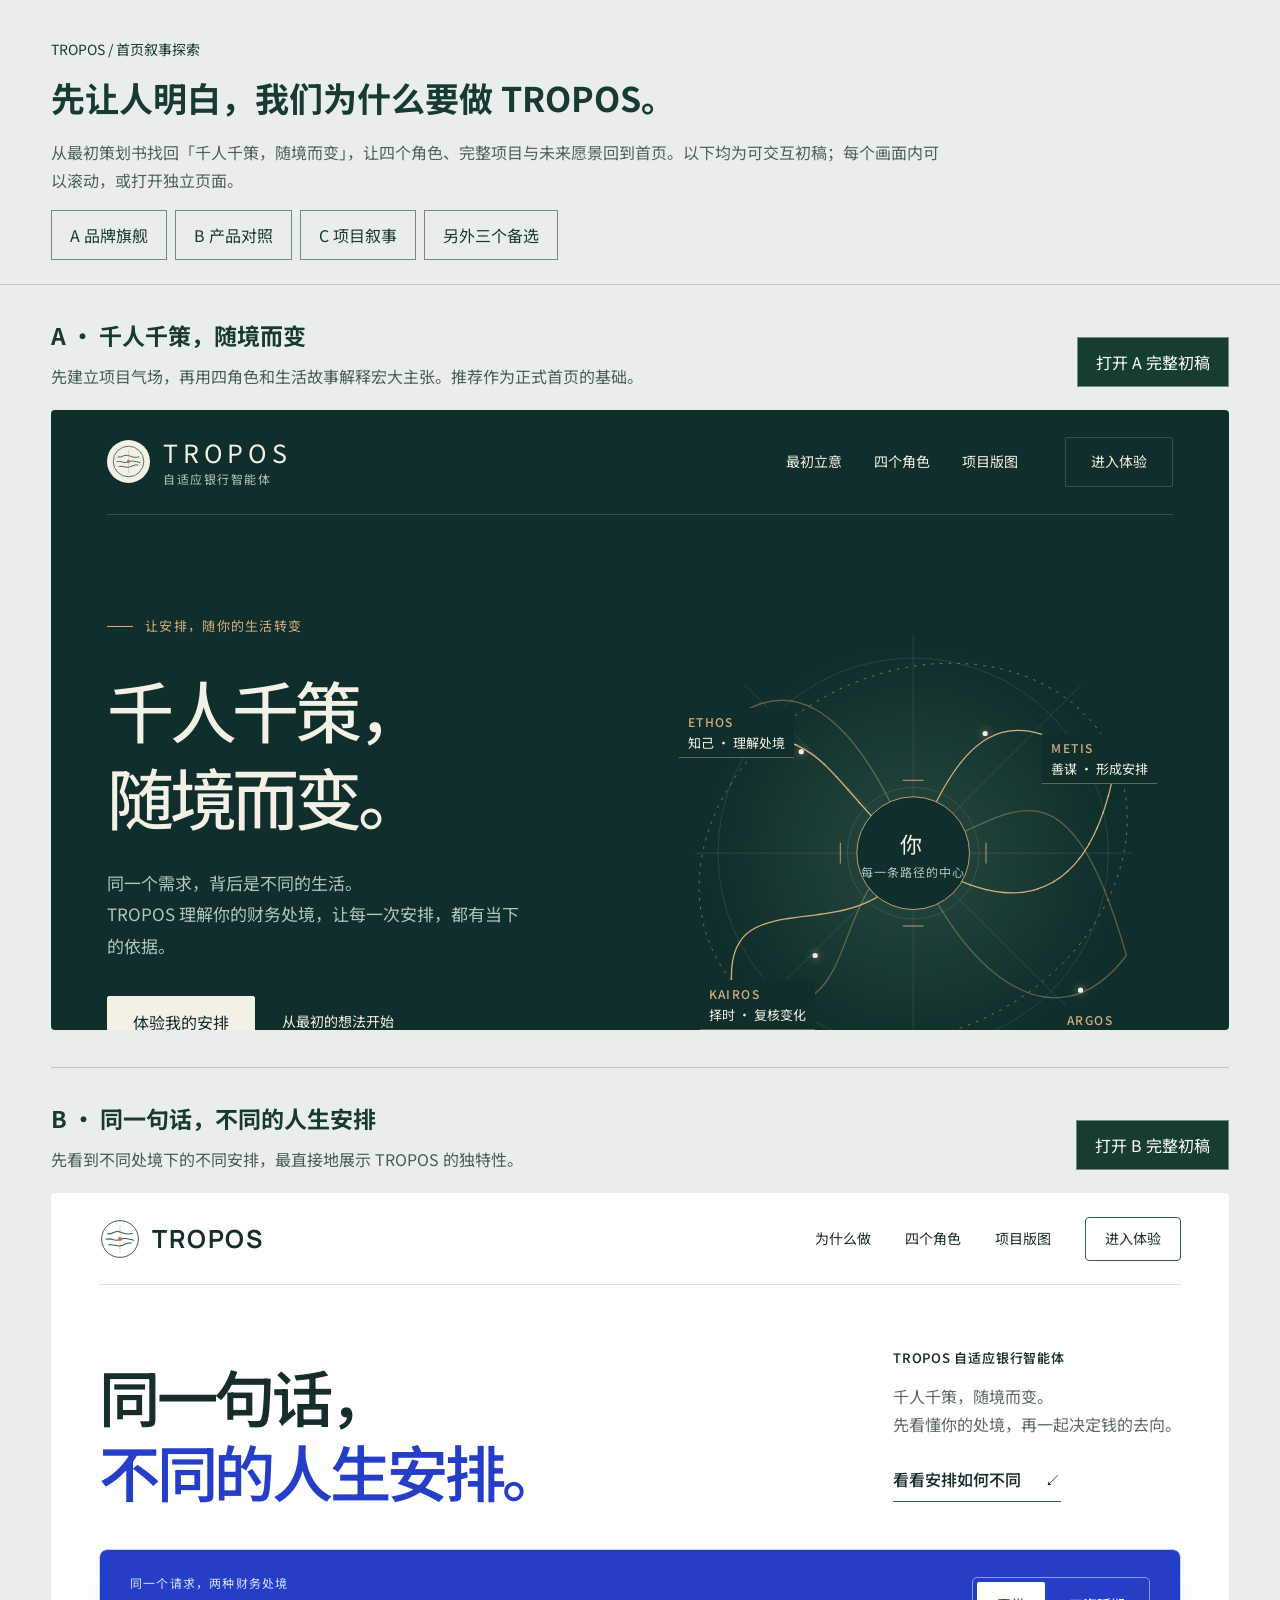
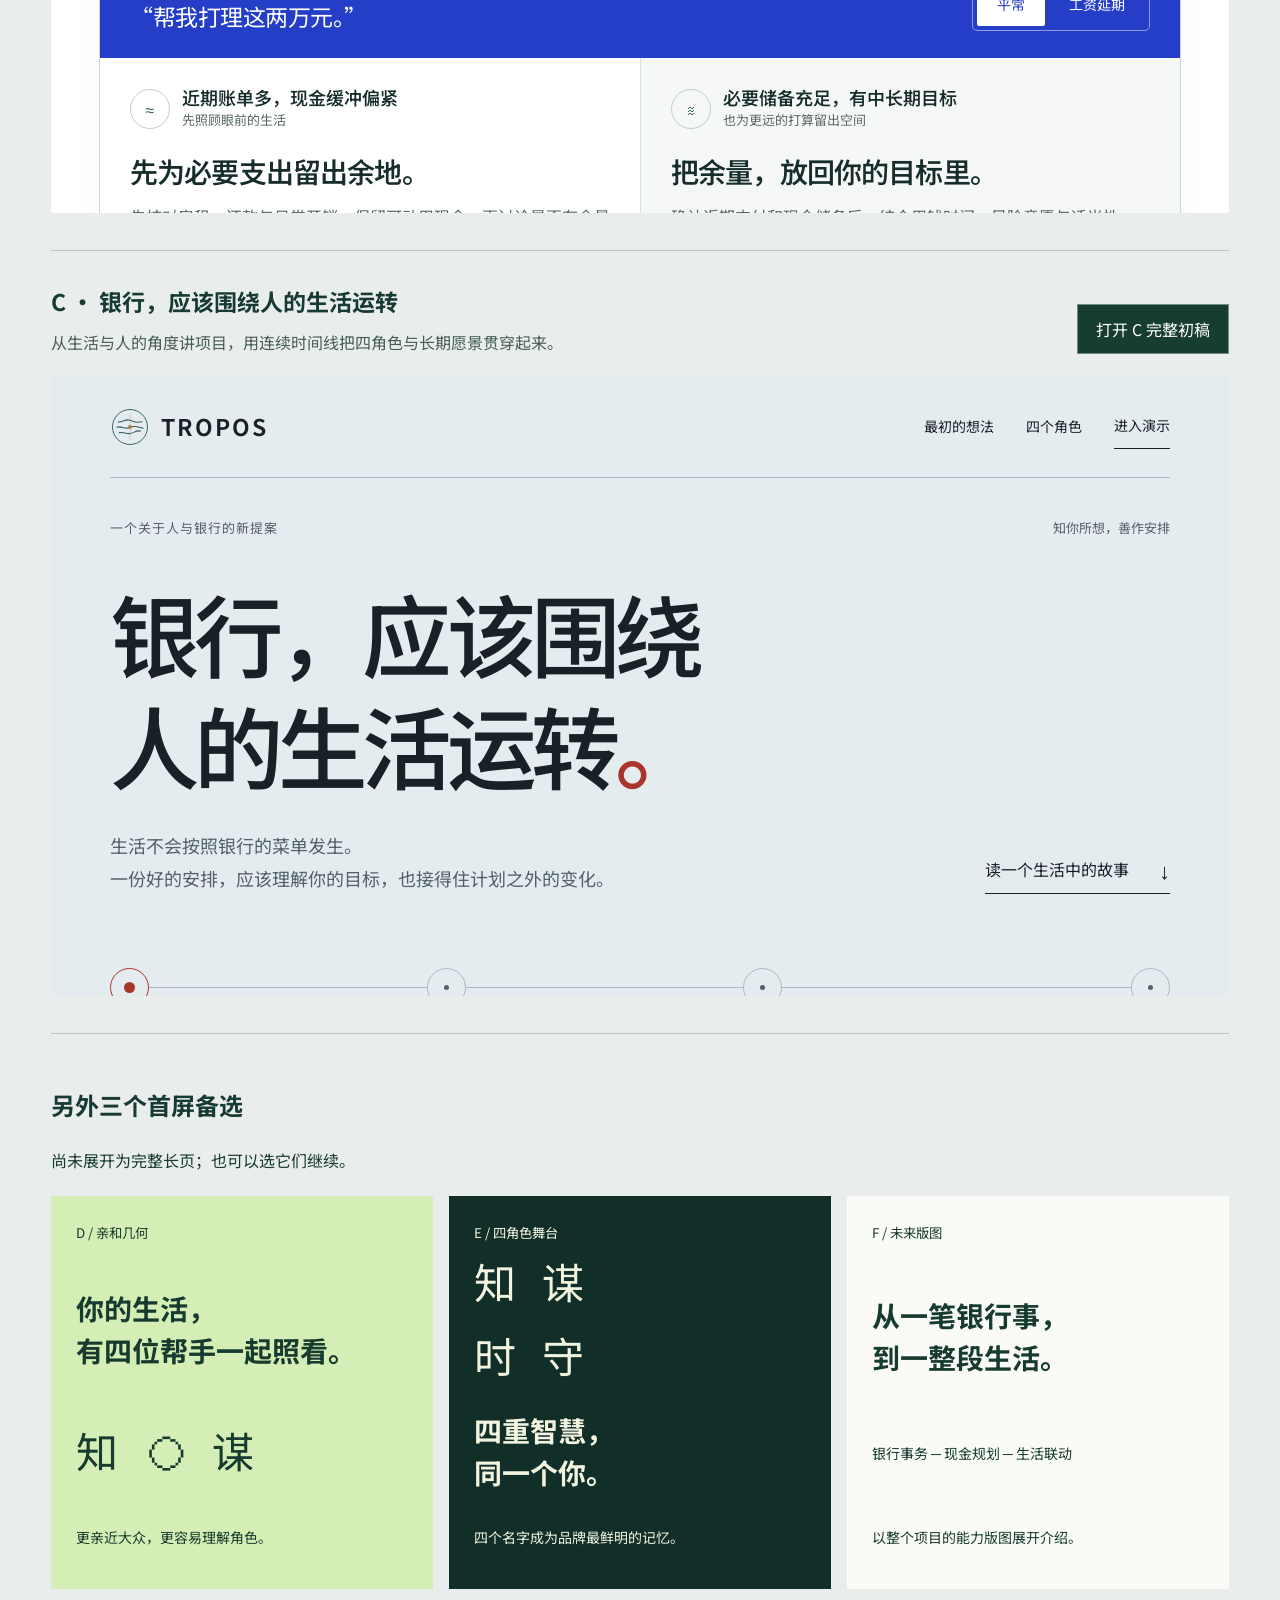
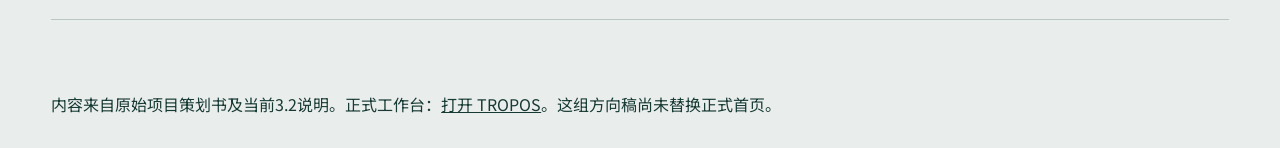
<file: design-demos/tropos-home/index.html>
<!doctype html><html lang="zh-CN"><meta charset="utf-8"><meta name="viewport" content="width=device-width,initial-scale=1"><title>TROPOS 首页方向对比</title><style>
@font-face{font-family:Noto;src:url('../../assets/fonts/noto-sans-sc-ui.woff2')}*{box-sizing:border-box}body{margin:0;background:#e9edeb;color:#183a34;font:16px/1.75 Noto,'PingFang SC',sans-serif}header{padding:34px 4vw 24px;border-bottom:1px solid #becbc5}header small{font-size:14px}h1{font-size:34px;line-height:1.4;margin:12px 0}header p{max-width:900px;color:#4d625a}nav{display:flex;gap:8px;flex-wrap:wrap}nav a,.open{padding:10px 18px;border:1px solid #728c80;text-decoration:none;color:inherit;display:inline-block;min-height:44px}main{padding:0 4vw 40px}section{padding:30px 0;border-bottom:1px solid #b8c8c0}.title{display:flex;align-items:center;justify-content:space-between;gap:20px}.title h2{font-size:23px;margin:0}.title p{margin:7px 0 20px;color:#465e54}.open{background:#173d33;color:white;white-space:nowrap}.frame{width:100%;height:620px;border:0;background:white;border-radius:4px}footer{padding:30px 4vw}footer a{color:inherit}.backups{display:grid;grid-template-columns:repeat(3,1fr);gap:16px;margin-top:22px}.backup{min-height:290px;padding:25px;display:flex;flex-direction:column;justify-content:space-between;background:#d4eeb5;color:#183b30}.backup h3{font-size:28px;line-height:1.5;max-width:290px;margin:18px 0}.backup p{font-size:14px}.backup:nth-child(2){background:#122e29;color:#f2f4df}.backup:nth-child(3){background:#fafbf6}.glyphs{font-size:42px;letter-spacing:.2em}.caption{font-size:14px}@media(max-width:700px){h1{font-size:26px}.title{display:block}.open{margin-bottom:15px}.frame{height:700px}.backups{grid-template-columns:1fr}}
</style><header><small>TROPOS / 首页叙事探索</small><h1>先让人明白，我们为什么要做 TROPOS。</h1><p>从最初策划书找回「千人千策，随境而变」，让四个角色、完整项目与未来愿景回到首页。以下均为可交互初稿；每个画面内可以滚动，或打开独立页面。</p><nav><a href="#a">A 品牌旗舰</a><a href="#b">B 产品对照</a><a href="#c">C 项目叙事</a><a href="#backups">另外三个备选</a></nav></header><main>
<section id="a"><div class="title"><div><h2>A · 千人千策，随境而变</h2><p>先建立项目气场，再用四角色和生活故事解释宏大主张。推荐作为正式首页的基础。</p></div><a class="open" href="dir-1.html" target="_blank">打开 A 完整初稿</a></div><iframe class="frame" title="A 品牌旗舰完整初稿" src="dir-1.html"></iframe></section>
<section id="b"><div class="title"><div><h2>B · 同一句话，不同的人生安排</h2><p>先看到不同处境下的不同安排，最直接地展示 TROPOS 的独特性。</p></div><a class="open" href="dir-2.html" target="_blank">打开 B 完整初稿</a></div><iframe class="frame" title="B 产品对照完整初稿" src="dir-2.html" loading="lazy"></iframe></section>
<section id="c"><div class="title"><div><h2>C · 银行，应该围绕人的生活运转</h2><p>从生活与人的角度讲项目，用连续时间线把四角色与长期愿景贯穿起来。</p></div><a class="open" href="dir-3.html" target="_blank">打开 C 完整初稿</a></div><iframe class="frame" title="C 项目叙事完整初稿" src="dir-3.html" loading="lazy"></iframe></section>
<section id="backups"><h2>另外三个首屏备选</h2><p>尚未展开为完整长页；也可以选它们继续。</p><div class="backups"><article class="backup"><small>D / 亲和几何</small><h3>你的生活，<br>有四位帮手一起照看。</h3><div class="glyphs">知 ◯ 谋</div><p>更亲近大众，更容易理解角色。</p></article><article class="backup"><small>E / 四角色舞台</small><div class="glyphs">知 谋<br>时 守</div><h3>四重智慧，<br>同一个你。</h3><p>四个名字成为品牌最鲜明的记忆。</p></article><article class="backup"><small>F / 未来版图</small><h3>从一笔银行事，<br>到一整段生活。</h3><p>银行事务 ─ 现金规划 ─ 生活联动</p><p>以整个项目的能力版图展开介绍。</p></article></div></section></main><footer>内容来自原始项目策划书及当前3.2说明。正式工作台：<a href="http://127.0.0.1:8765/demo.html">打开 TROPOS</a>。这组方向稿尚未替换正式首页。</footer></html>
</file>
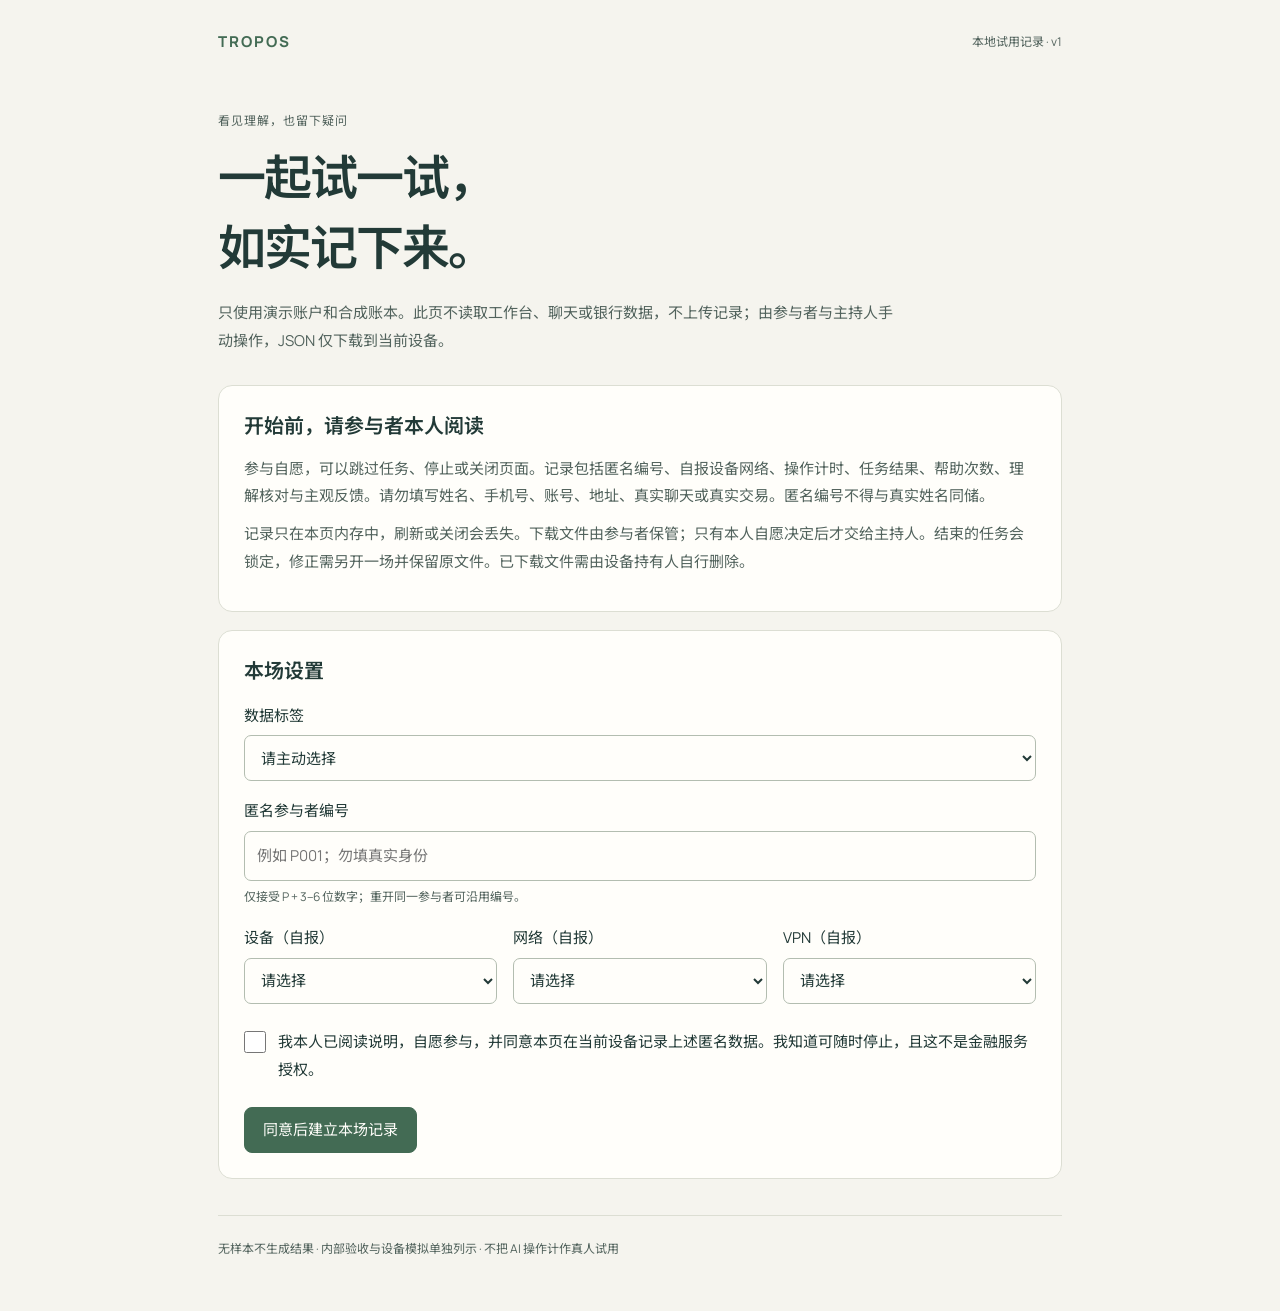
<file: study.html>
<!doctype html>
<html lang="zh-CN">
<head>
  <meta charset="utf-8">
  <meta name="viewport" content="width=device-width,initial-scale=1">
  <meta http-equiv="Content-Security-Policy" content="default-src 'none'; script-src 'self'; style-src 'self'; font-src 'self'; img-src 'self'; connect-src 'none'; form-action 'none'; base-uri 'none'; object-src 'none'">
  <meta name="referrer" content="no-referrer">
  <title>TROPOS · 真实用户试用记录</title>
  <link rel="stylesheet" href="assets/typography.css">
  <link rel="stylesheet" href="assets/study.css">
  <script defer src="assets/study.js"></script>
</head>
<body>
  <main id="study" class="study-shell">
    <header><a href="index.html">TROPOS</a><span>本地试用记录 · v1</span></header>
    <p class="eyebrow">看见理解，也留下疑问</p>
    <h1>一起试一试，<br>如实记下来。</h1>
    <p class="intro">只使用演示账户和合成账本。此页不读取工作台、聊天或银行数据，不上传记录；由参与者与主持人手动操作，JSON 仅下载到当前设备。</p>
    <noscript>请启用 JavaScript 以手动记录和下载试用数据。</noscript>
    <div id="setup">
      <section class="card" aria-labelledby="privacy-title">
        <h2 id="privacy-title">开始前，请参与者本人阅读</h2>
        <p>参与自愿，可以跳过任务、停止或关闭页面。记录包括匿名编号、自报设备网络、操作计时、任务结果、帮助次数、理解核对与主观反馈。请勿填写姓名、手机号、账号、地址、真实聊天或真实交易。匿名编号不得与真实姓名同储。</p>
        <p>记录只在本页内存中，刷新或关闭会丢失。下载文件由参与者保管；只有本人自愿决定后才交给主持人。结束的任务会锁定，修正需另开一场并保留原文件。已下载文件需由设备持有人自行删除。</p>
      </section>
      <form id="setup-form" class="card" autocomplete="off">
        <h2>本场设置</h2>
        <label>数据标签<select id="record-kind" required><option value="">请主动选择</option><option value="real_participant">真人试用（必须本人操作与同意）</option><option value="internal_acceptance">内部验收数据（不是真人结果）</option><option value="example">示例数据（不是真人结果）</option></select></label>
        <label>匿名参与者编号<input id="participant-id" required pattern="P[0-9]{3,6}" maxlength="7" placeholder="例如 P001；勿填真实身份" autocapitalize="characters" spellcheck="false"><small>仅接受 P + 3–6 位数字；重开同一参与者可沿用编号。</small></label>
        <div class="fields">
          <label>设备（自报）<select id="device" required><option value="">请选择</option><option value="desktop">desktop · 电脑</option><option value="real-phone">real-phone · 实际手机</option><option value="emulation">emulation · 设备模拟</option></select></label>
          <label>网络（自报）<select id="network" required><option value="">请选择</option><option value="Wi-Fi">Wi-Fi</option><option value="cellular">cellular · 蜂窝</option><option value="unknown">不清楚 / 未采集</option></select></label>
          <label>VPN（自报）<select id="vpn" required><option value="">请选择</option><option value="on">开启</option><option value="off">关闭</option><option value="unknown">不清楚 / 未采集</option></select></label>
        </div>
        <label class="consent"><input id="consent" type="checkbox" required><span>我本人已阅读说明，自愿参与，并同意本页在当前设备记录上述匿名数据。我知道可随时停止，且这不是金融服务授权。</span></label>
        <button type="submit">同意后建立本场记录</button>
      </form>
    </div>
    <section id="session" hidden>
      <div class="card session-head"><h2 id="session-label"></h2><p id="session-meta"></p><p>先点“开始任务”再操作工作台；回到此页人工登记结果。计时包含求助与切换页面的时间。任务可按主持安排跳过，不会自动判为失败或成功。</p><a class="text-link" href="demo.html" target="_blank" rel="noopener noreferrer">打开同源演示工作台 ↗</a></div>
      <div id="tasks"></div>
      <div class="card export-panel"><h2>把记录留在你的设备</h2><p>可中途导出；未开始与未结束的任务仍保留原状态。下载完成请自行检查文件。本页无法确认设备是否保存成功。</p><div class="actions"><button id="export" type="button">下载匿名 JSON</button><button id="restart" type="button" class="secondary">重开一场</button></div><p id="export-note" role="status"></p></div>
    </section>
    <p id="notice" role="status" aria-live="polite"></p>
    <p id="archive-note" class="archive-note"></p>
    <footer>无样本不生成结果 · 内部验收与设备模拟单独列示 · 不把 AI 操作计作真人试用</footer>
  </main>
</body>
</html>
</file>
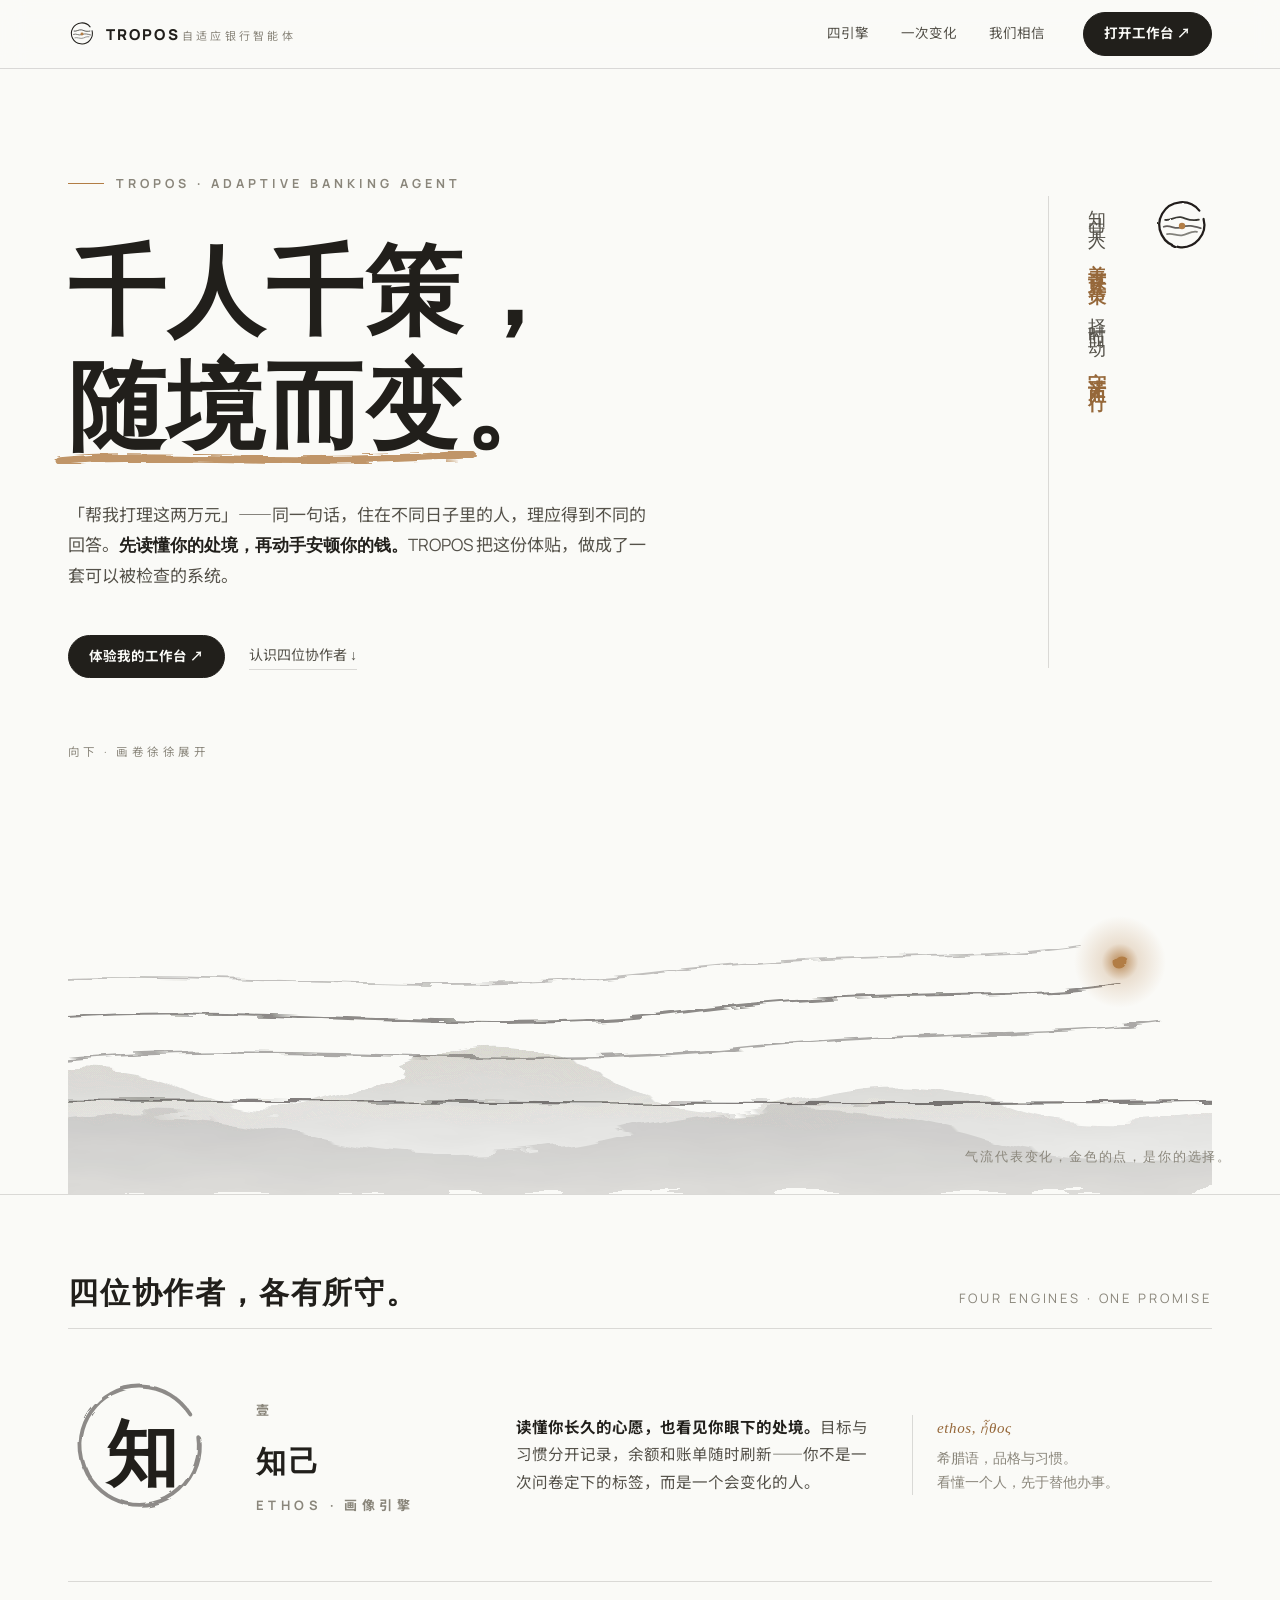
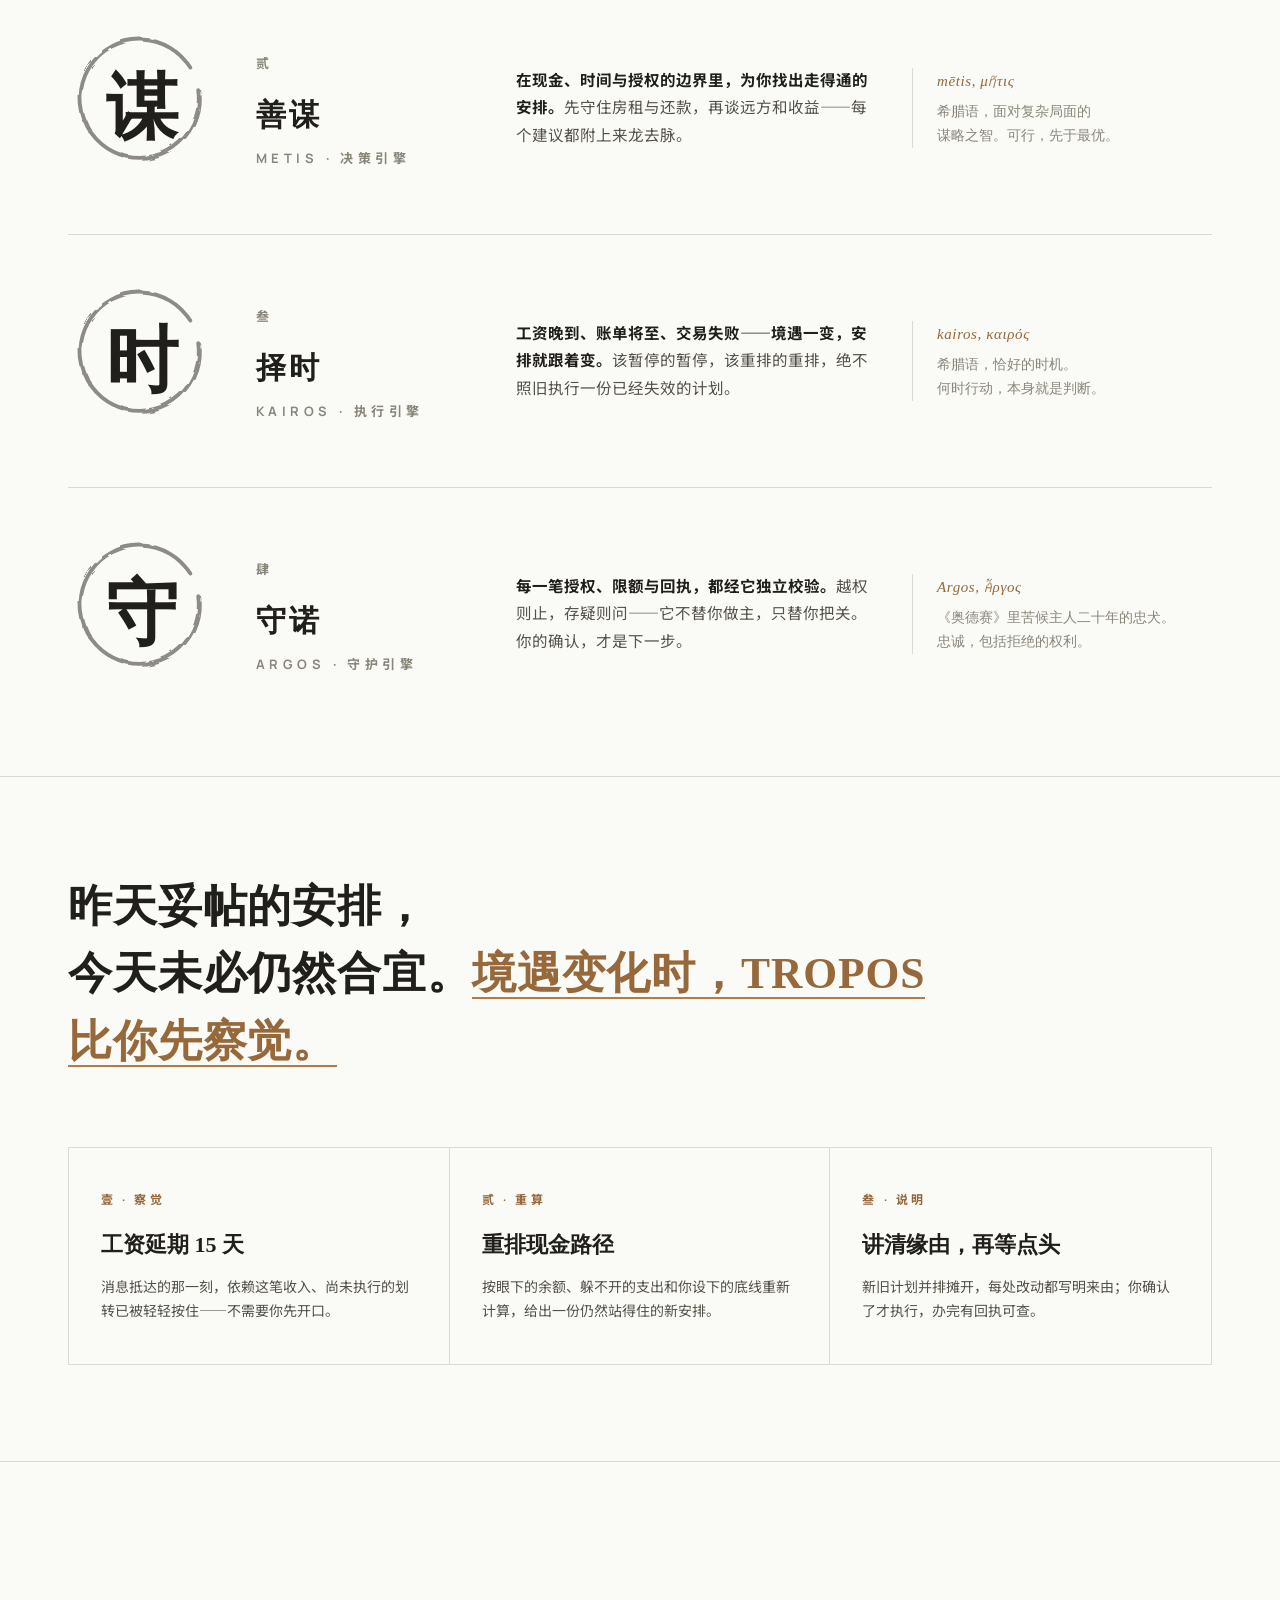
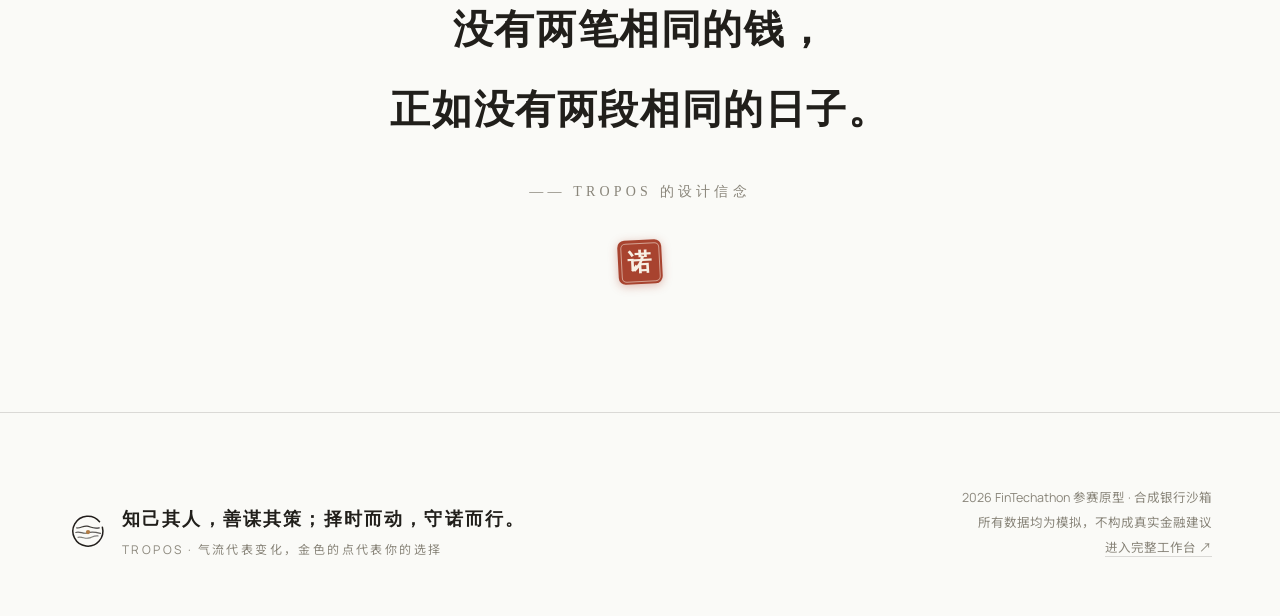
<file: design-demos/tropos-home-v2/dir-a.html>
<!doctype html>
<html lang="zh-CN">
<head>
<meta charset="utf-8">
<meta name="viewport" content="width=device-width,initial-scale=1">
<meta name="description" content="TROPOS：千人千策，随境而变。知己 ETHOS、善谋 METIS、择时 KAIROS、守诺 ARGOS——基于动态金融画像与四引擎协同的自适应银行智能体。">
<title>TROPOS · 千人千策，随境而变</title>
<link rel="icon" href="tropos-mark-ink.svg" type="image/svg+xml">
<style>
@font-face{font-family:"Tropos Sans";src:url("../../assets/fonts/noto-sans-sc-ui.woff2") format("woff2");font-weight:400 700;font-display:swap}
@font-face{font-family:"Manrope";src:url("../../assets/fonts/manrope-latin.woff2") format("woff2");font-weight:400 800;font-display:swap}
:root{
  --paper:#FAFAF7; --ink:#211F1B; --ink-soft:#55524A; --ink-faint:#8A867B;
  --gold:#B27D45; --gold-deep:#96683A; --pine:#315F5A; --cinnabar:#A8432F;
  --hairline:rgba(33,31,27,.15);
  --serif:"Songti SC","STSong","Noto Serif CJK SC","Noto Serif SC","SimSun",serif;
  --kai:"Kaiti SC","STKaiti","KaiTi","Noto Serif CJK SC",serif;
  --sans:"Manrope","Tropos Sans","PingFang SC","Hiragino Sans GB","Microsoft YaHei",sans-serif;
}
*{margin:0;padding:0;box-sizing:border-box}
html{scroll-behavior:smooth}
body{background:var(--paper);color:var(--ink);font-family:var(--sans);font-size:16px;line-height:1.75;-webkit-font-smoothing:antialiased}
::selection{background:var(--gold);color:#fff}
a{color:inherit;text-decoration:none}
.shell{max-width:1240px;margin:0 auto;padding:0 48px}

/* ---------- header ---------- */
header{position:sticky;top:0;z-index:20;background:rgba(250,250,247,.88);backdrop-filter:blur(12px);border-bottom:1px solid var(--hairline)}
header .shell{display:flex;align-items:center;gap:36px;height:68px}
.brand{display:flex;align-items:center;gap:10px}
.brand img{width:28px;height:28px}
.brand b{font-weight:800;letter-spacing:.14em;font-size:15px}
.brand small{font-size:11px;color:var(--ink-faint);letter-spacing:.3em;margin-left:2px}
nav{margin-left:auto;display:flex;gap:28px;font-size:13.5px;color:var(--ink-soft)}
nav a{padding:6px 2px;border-bottom:1px solid transparent;transition:.25s}
nav a:hover{color:var(--ink);border-color:var(--gold)}
.cta{display:inline-flex;align-items:center;gap:8px;font-size:13.5px;font-weight:700;padding:9px 20px;border:1px solid var(--ink);border-radius:999px;transition:.25s;white-space:nowrap}
.cta:hover{background:var(--ink);color:var(--paper)}
.cta.solid{background:var(--ink);color:var(--paper)}
.cta.solid:hover{background:var(--gold-deep);border-color:var(--gold-deep)}

/* ---------- hero ---------- */
.hero{padding:104px 0 0;border-bottom:1px solid var(--hairline);position:relative;overflow:hidden}
.hero-grid{display:grid;grid-template-columns:1fr auto;gap:64px;align-items:end}
.kicker{display:flex;align-items:center;gap:12px;font-size:12.5px;letter-spacing:.32em;color:var(--ink-faint);font-weight:700;margin-bottom:40px}
.kicker::before{content:"";width:36px;height:1px;background:var(--gold)}
.hero h1{font-family:var(--serif);font-weight:900;font-size:clamp(56px,7.6vw,110px);line-height:1.18;letter-spacing:.02em}
.hero h1 .brush{position:relative;display:inline-block}
.hero h1 .brush svg{position:absolute;left:-4%;bottom:-.08em;width:108%;height:.34em;z-index:-1}
.hero-sub{margin-top:36px;max-width:580px;font-size:17px;color:var(--ink-soft)}
.hero-sub em{font-style:normal;font-family:var(--serif);font-weight:700;color:var(--ink)}
.hero-actions{margin-top:44px;display:flex;align-items:center;gap:24px}
.text-link{font-size:14px;color:var(--ink-soft);border-bottom:1px solid var(--hairline);padding-bottom:2px;transition:.25s}
.text-link:hover{color:var(--gold-deep);border-color:var(--gold)}
.hero-side{display:flex;align-items:flex-start;gap:36px;padding-bottom:10px}
.couplet{writing-mode:vertical-rl;font-family:var(--serif);font-size:18px;letter-spacing:.4em;color:var(--ink-soft);line-height:2.15;border-left:1px solid var(--hairline);padding-left:28px;height:472px;white-space:nowrap}
.couplet b{color:var(--gold-deep);font-weight:900}
.hero-mark{width:60px;height:60px}
.scroll-hint{margin-top:64px;font-size:11.5px;letter-spacing:.3em;color:var(--ink-faint)}
/* 水墨长卷 */
.ink-scroll{display:block;width:100%;height:clamp(220px,30vw,360px);margin-top:72px}
.ink-caption{position:absolute;right:48px;bottom:26px;font-family:var(--kai);font-size:13px;color:var(--ink-faint);letter-spacing:.14em}

/* ---------- engines ---------- */
.engines{border-bottom:1px solid var(--hairline)}
.section-head{padding:72px 0 8px;display:flex;align-items:baseline;justify-content:space-between;gap:24px}
.section-head h2{font-family:var(--serif);font-size:30px;font-weight:900;letter-spacing:.06em}
.section-head p{font-size:13px;letter-spacing:.22em;color:var(--ink-faint)}
.engine{display:grid;grid-template-columns:148px 220px 1fr 300px;gap:40px;align-items:center;padding:52px 0;border-top:1px solid var(--hairline)}
.engine:last-child{border-bottom:none;padding-bottom:88px}
.engine .seal-ring{position:relative;width:148px;height:148px;display:flex;align-items:center;justify-content:center}
.engine .seal-ring svg{position:absolute;inset:0;width:100%;height:100%;opacity:.5;transition:.4s}
.engine:hover .seal-ring svg{opacity:.85;transform:rotate(-4deg)}
.engine .glyph{font-family:var(--serif);font-weight:900;font-size:72px;line-height:1;color:var(--ink);transition:.35s;position:relative;z-index:1}
.engine:hover .glyph{color:var(--gold-deep)}
.engine .name h3{font-family:var(--serif);font-size:30px;font-weight:900;letter-spacing:.1em}
.engine .name span{display:block;margin-top:6px;font-size:13px;letter-spacing:.34em;color:var(--ink-faint);font-weight:700}
.engine .duty{font-size:15.5px;color:var(--ink-soft);max-width:420px}
.engine .duty strong{color:var(--ink)}
.engine .ety{border-left:1px solid var(--hairline);padding-left:24px;font-size:13.5px;color:var(--ink-faint);font-family:var(--kai)}
.engine .ety i{font-family:Georgia,"Times New Roman",serif;font-style:italic;font-size:15px;color:var(--gold-deep);display:block;margin-bottom:6px;letter-spacing:.04em}
.engine .num{font-size:12px;letter-spacing:.3em;color:var(--ink-faint);margin-bottom:14px;display:block;font-family:var(--sans)}

/* ---------- shift ---------- */
.shift{padding:96px 0;border-bottom:1px solid var(--hairline)}
.shift .lead{font-family:var(--serif);font-size:clamp(28px,3.4vw,44px);font-weight:900;line-height:1.55;max-width:860px;letter-spacing:.02em}
.shift .lead em{font-style:normal;color:var(--gold-deep);border-bottom:2px solid var(--gold)}
.beats{display:grid;grid-template-columns:repeat(3,1fr);gap:0;margin-top:72px;border:1px solid var(--hairline)}
.beat{padding:36px 32px 40px;border-right:1px solid var(--hairline);position:relative;background:var(--paper);transition:.3s}
.beat:last-child{border-right:none}
.beat:hover{background:#F4F1E9}
.beat .step{font-size:12px;letter-spacing:.3em;color:var(--gold-deep);font-weight:700}
.beat h3{font-family:var(--serif);font-size:22px;font-weight:900;margin:14px 0 10px}
.beat p{font-size:14px;color:var(--ink-soft)}

/* ---------- quote ---------- */
.quote{padding:128px 0;text-align:center;border-bottom:1px solid var(--hairline);position:relative}
.quote blockquote{font-family:var(--serif);font-size:clamp(26px,3.2vw,40px);font-weight:900;line-height:2;max-width:880px;margin:0 auto;letter-spacing:.04em}
.quote cite{display:block;margin-top:30px;font-style:normal;font-family:var(--kai);font-size:14px;letter-spacing:.3em;color:var(--ink-faint)}
.seal-stamp{display:inline-flex;align-items:center;justify-content:center;width:44px;height:44px;margin-top:36px;background:var(--cinnabar);color:#F7EFE4;font-family:var(--serif);font-weight:900;font-size:24px;border-radius:7px;transform:rotate(-3deg);box-shadow:0 2px 10px rgba(168,67,47,.35);position:relative}
.seal-stamp::after{content:"";position:absolute;inset:2.5px;border:1px solid rgba(247,239,228,.55);border-radius:5px}

/* ---------- footer ---------- */
footer{padding:72px 0 56px}
.foot-grid{display:flex;justify-content:space-between;align-items:flex-end;gap:40px;flex-wrap:wrap}
.foot-brand{display:flex;align-items:center;gap:14px}
.foot-brand img{width:40px;height:40px}
.foot-brand .line{font-family:var(--serif);font-size:18px;font-weight:900;letter-spacing:.12em}
.foot-note{font-size:12.5px;color:var(--ink-faint);line-height:2;text-align:right}
.foot-note a{border-bottom:1px solid var(--hairline)}

.reveal{opacity:0;transform:translateY(24px);transition:opacity .8s cubic-bezier(.22,1,.36,1),transform .8s cubic-bezier(.22,1,.36,1)}
.reveal.on{opacity:1;transform:none}

@media (max-width:980px){
  .shell{padding:0 24px}
  nav{display:none}
  .hero{padding:72px 0 0}
  .hero-grid{grid-template-columns:1fr}
  .hero-side{display:none}
  .ink-caption{right:24px;bottom:16px}
  .engine{grid-template-columns:100px 1fr;grid-template-rows:auto auto;gap:8px 24px}
  .engine .seal-ring{width:100px;height:100px;grid-row:span 2}
  .engine .glyph{font-size:52px}
  .engine .ety{grid-column:2;border:none;padding-left:0}
  .beats{grid-template-columns:1fr}
  .beat{border-right:none;border-bottom:1px solid var(--hairline)}
}
</style>
</head>
<body>

<header><div class="shell">
  <a class="brand" href="#"><img src="tropos-mark-ink.svg" alt=""><span><b>TROPOS</b><small>自适应银行智能体</small></span></a>
  <nav><a href="#engines">四引擎</a><a href="#shift">一次变化</a><a href="#belief">我们相信</a></nav>
  <a class="cta solid" href="../../demo.html">打开工作台 ↗</a>
</div></header>

<main>
<!-- ============ HERO ============ -->
<section class="hero"><div class="shell">
  <div class="hero-grid">
    <div>
      <p class="kicker">TROPOS · ADAPTIVE BANKING AGENT</p>
      <h1>千人千策，<br><span class="brush">随境而变<svg viewBox="0 0 300 30" preserveAspectRatio="none" aria-hidden="true"><defs><filter id="brushline" x="-10%" y="-40%" width="120%" height="180%"><feTurbulence type="fractalNoise" baseFrequency="0.04 0.4" numOctaves="2" seed="4" result="n"/><feDisplacementMap in="SourceGraphic" in2="n" scale="7"/></filter></defs><path d="M6 20 C 70 12, 150 26, 294 14" stroke="#B27D45" stroke-width="7" stroke-linecap="round" fill="none" opacity=".8" filter="url(#brushline)"/></svg></span>。</h1>
      <p class="hero-sub">「帮我打理这两万元」——同一句话，住在不同日子里的人，理应得到不同的回答。<em>先读懂你的处境，再动手安顿你的钱。</em>TROPOS 把这份体贴，做成了一套可以被检查的系统。</p>
      <div class="hero-actions">
        <a class="cta solid" href="../../demo.html">体验我的工作台 ↗</a>
        <a class="text-link" href="#engines">认识四位协作者 ↓</a>
      </div>
    </div>
    <div class="hero-side">
      <p class="couplet">知己其人　<b>善谋其策</b>　择时而动　<b>守诺而行</b></p>
      <img class="hero-mark" src="tropos-mark-ink.svg" alt="TROPOS 标记">
    </div>
  </div>
  <p class="scroll-hint">向下 · 画卷徐徐展开</p>

  <!-- 水墨长卷：地平线与气流，金色的点是你的选择 -->
  <svg class="ink-scroll" viewBox="0 0 1400 360" preserveAspectRatio="xMidYMax slice" aria-hidden="true">
    <defs>
      <filter id="inkwash" x="-10%" y="-30%" width="120%" height="160%">
        <feTurbulence type="fractalNoise" baseFrequency="0.012 0.05" numOctaves="3" seed="9" result="n"/>
        <feDisplacementMap in="SourceGraphic" in2="n" scale="26"/>
      </filter>
      <filter id="inkline" x="-10%" y="-60%" width="120%" height="220%">
        <feTurbulence type="fractalNoise" baseFrequency="0.02 0.15" numOctaves="2" seed="5" result="n"/>
        <feDisplacementMap in="SourceGraphic" in2="n" scale="10"/>
      </filter>
      <linearGradient id="fadeInk" x1="0" y1="0" x2="0" y2="1">
        <stop offset="0" stop-color="#211F1B" stop-opacity=".16"/>
        <stop offset="1" stop-color="#211F1B" stop-opacity=".03"/>
      </linearGradient>
      <radialGradient id="sunGlow" cx=".5" cy=".5" r=".5">
        <stop offset="0" stop-color="#B27D45" stop-opacity=".9"/>
        <stop offset=".4" stop-color="#B27D45" stop-opacity=".22"/>
        <stop offset="1" stop-color="#B27D45" stop-opacity="0"/>
      </radialGradient>
    </defs>
    <!-- 远山 -->
    <path filter="url(#inkwash)" fill="url(#fadeInk)" d="M-20 300 Q 120 190 260 262 Q 340 300 430 250 Q 560 175 690 255 Q 760 296 850 268 Q 960 232 1060 270 Q 1180 318 1420 240 L 1420 360 L -20 360 Z"/>
    <path filter="url(#inkwash)" fill="#211F1B" opacity=".1" d="M-20 320 Q 180 250 360 300 Q 520 344 700 296 Q 880 252 1050 306 Q 1200 346 1420 296 L 1420 360 L -20 360 Z"/>
    <!-- 地平线 -->
    <path filter="url(#inkline)" d="M-20 268 C 300 262, 900 276, 1420 264" stroke="#211F1B" stroke-width="2.2" fill="none" opacity=".55" stroke-linecap="round"/>
    <!-- 三道气流 -->
    <path filter="url(#inkline)" d="M60 190 C 300 160, 520 210, 760 176 C 940 152, 1080 168, 1180 150" stroke="#211F1B" stroke-width="3" fill="none" opacity=".5" stroke-linecap="round"/>
    <path filter="url(#inkline)" d="M120 226 C 340 204, 560 240, 800 214 C 980 196, 1100 204, 1220 188" stroke="#211F1B" stroke-width="2.4" fill="none" opacity=".36" stroke-linecap="round"/>
    <path filter="url(#inkline)" d="M40 150 C 260 130, 480 168, 720 138 C 900 116, 1040 128, 1140 112" stroke="#211F1B" stroke-width="1.8" fill="none" opacity=".26" stroke-linecap="round"/>
    <!-- 金色的点 -->
    <circle cx="1180" cy="128" r="46" fill="url(#sunGlow)"/>
    <circle cx="1180" cy="128" r="7.5" fill="#B27D45" filter="url(#inkline)"/>
  </svg>
  <span class="ink-caption">气流代表变化，金色的点，是你的选择。</span>
</div></section>

<!-- ============ ENGINES ============ -->
<section class="engines" id="engines"><div class="shell">
  <div class="section-head reveal">
    <h2>四位协作者，各有所守。</h2>
    <p>FOUR ENGINES · ONE PROMISE</p>
  </div>

  <article class="engine reveal">
    <div class="seal-ring"><svg viewBox="0 0 100 100" aria-hidden="true"><path d="M82 22 A40 40 0 1 0 88 38" stroke="#211F1B" stroke-width="2.6" fill="none" stroke-linecap="round" filter="url(#ringbrush)"/><defs><filter id="ringbrush" x="-20%" y="-20%" width="140%" height="140%"><feTurbulence type="fractalNoise" baseFrequency="0.06" numOctaves="3" seed="3" result="n"/><feDisplacementMap in="SourceGraphic" in2="n" scale="3.4"/></filter></defs></svg><span class="glyph">知</span></div>
    <div class="name"><span class="num">壹</span><h3>知己</h3><span>ETHOS · 画像引擎</span></div>
    <p class="duty"><strong>读懂你长久的心愿，也看见你眼下的处境。</strong>目标与习惯分开记录，余额和账单随时刷新——你不是一次问卷定下的标签，而是一个会变化的人。</p>
    <div class="ety"><i>ethos, ἦθος</i>希腊语，品格与习惯。<br>看懂一个人，先于替他办事。</div>
  </article>

  <article class="engine reveal">
    <div class="seal-ring"><svg viewBox="0 0 100 100" aria-hidden="true"><path d="M82 22 A40 40 0 1 0 88 38" stroke="#211F1B" stroke-width="2.6" fill="none" stroke-linecap="round" filter="url(#ringbrush)"/></svg><span class="glyph">谋</span></div>
    <div class="name"><span class="num">贰</span><h3>善谋</h3><span>METIS · 决策引擎</span></div>
    <p class="duty"><strong>在现金、时间与授权的边界里，为你找出走得通的安排。</strong>先守住房租与还款，再谈远方和收益——每个建议都附上来龙去脉。</p>
    <div class="ety"><i>mētis, μῆτις</i>希腊语，面对复杂局面的<br>谋略之智。可行，先于最优。</div>
  </article>

  <article class="engine reveal">
    <div class="seal-ring"><svg viewBox="0 0 100 100" aria-hidden="true"><path d="M82 22 A40 40 0 1 0 88 38" stroke="#211F1B" stroke-width="2.6" fill="none" stroke-linecap="round" filter="url(#ringbrush)"/></svg><span class="glyph">时</span></div>
    <div class="name"><span class="num">叁</span><h3>择时</h3><span>KAIROS · 执行引擎</span></div>
    <p class="duty"><strong>工资晚到、账单将至、交易失败——境遇一变，安排就跟着变。</strong>该暂停的暂停，该重排的重排，绝不照旧执行一份已经失效的计划。</p>
    <div class="ety"><i>kairos, καιρός</i>希腊语，恰好的时机。<br>何时行动，本身就是判断。</div>
  </article>

  <article class="engine reveal">
    <div class="seal-ring"><svg viewBox="0 0 100 100" aria-hidden="true"><path d="M82 22 A40 40 0 1 0 88 38" stroke="#211F1B" stroke-width="2.6" fill="none" stroke-linecap="round" filter="url(#ringbrush)"/></svg><span class="glyph">守</span></div>
    <div class="name"><span class="num">肆</span><h3>守诺</h3><span>ARGOS · 守护引擎</span></div>
    <p class="duty"><strong>每一笔授权、限额与回执，都经它独立校验。</strong>越权则止，存疑则问——它不替你做主，只替你把关。你的确认，才是下一步。</p>
    <div class="ety"><i>Argos, Ἄργος</i>《奥德赛》里苦候主人二十年的忠犬。<br>忠诚，包括拒绝的权利。</div>
  </article>
</div></section>

<!-- ============ SHIFT ============ -->
<section class="shift" id="shift"><div class="shell">
  <p class="lead reveal">昨天妥帖的安排，<br>今天未必仍然合宜。<em>境遇变化时，TROPOS 比你先察觉。</em></p>
  <div class="beats reveal">
    <div class="beat"><span class="step">壹 · 察觉</span><h3>工资延期 15 天</h3><p>消息抵达的那一刻，依赖这笔收入、尚未执行的划转已被轻轻按住——不需要你先开口。</p></div>
    <div class="beat"><span class="step">贰 · 重算</span><h3>重排现金路径</h3><p>按眼下的余额、躲不开的支出和你设下的底线重新计算，给出一份仍然站得住的新安排。</p></div>
    <div class="beat"><span class="step">叁 · 说明</span><h3>讲清缘由，再等点头</h3><p>新旧计划并排摊开，每处改动都写明来由；你确认了才执行，办完有回执可查。</p></div>
  </div>
</div></section>

<!-- ============ QUOTE ============ -->
<section class="quote" id="belief"><div class="shell">
  <blockquote class="reveal">没有两笔相同的钱，<br>正如没有两段相同的日子。</blockquote>
  <cite class="reveal">—— TROPOS 的设计信念</cite>
  <div class="reveal"><span class="seal-stamp">诺</span></div>
</div></section>

<!-- ============ FOOTER ============ -->
<footer><div class="shell foot-grid">
  <div class="foot-brand">
    <img src="tropos-mark-ink.svg" alt="">
    <div><div class="line">知己其人，善谋其策；择时而动，守诺而行。</div>
    <div style="font-size:12px;color:var(--ink-faint);letter-spacing:.2em;margin-top:4px">TROPOS · 气流代表变化，金色的点代表你的选择</div></div>
  </div>
  <p class="foot-note">2026 FinTechathon 参赛原型 · 合成银行沙箱<br>所有数据均为模拟，不构成真实金融建议<br><a href="../../demo.html">进入完整工作台 ↗</a></p>
</div></footer>
</main>

<script>
const io=new IntersectionObserver(es=>es.forEach(e=>{if(e.isIntersecting){e.target.classList.add('on');io.unobserve(e.target)}}),{threshold:.18});
document.querySelectorAll('.reveal').forEach(el=>io.observe(el));
</script>
</body>
</html>
</file>
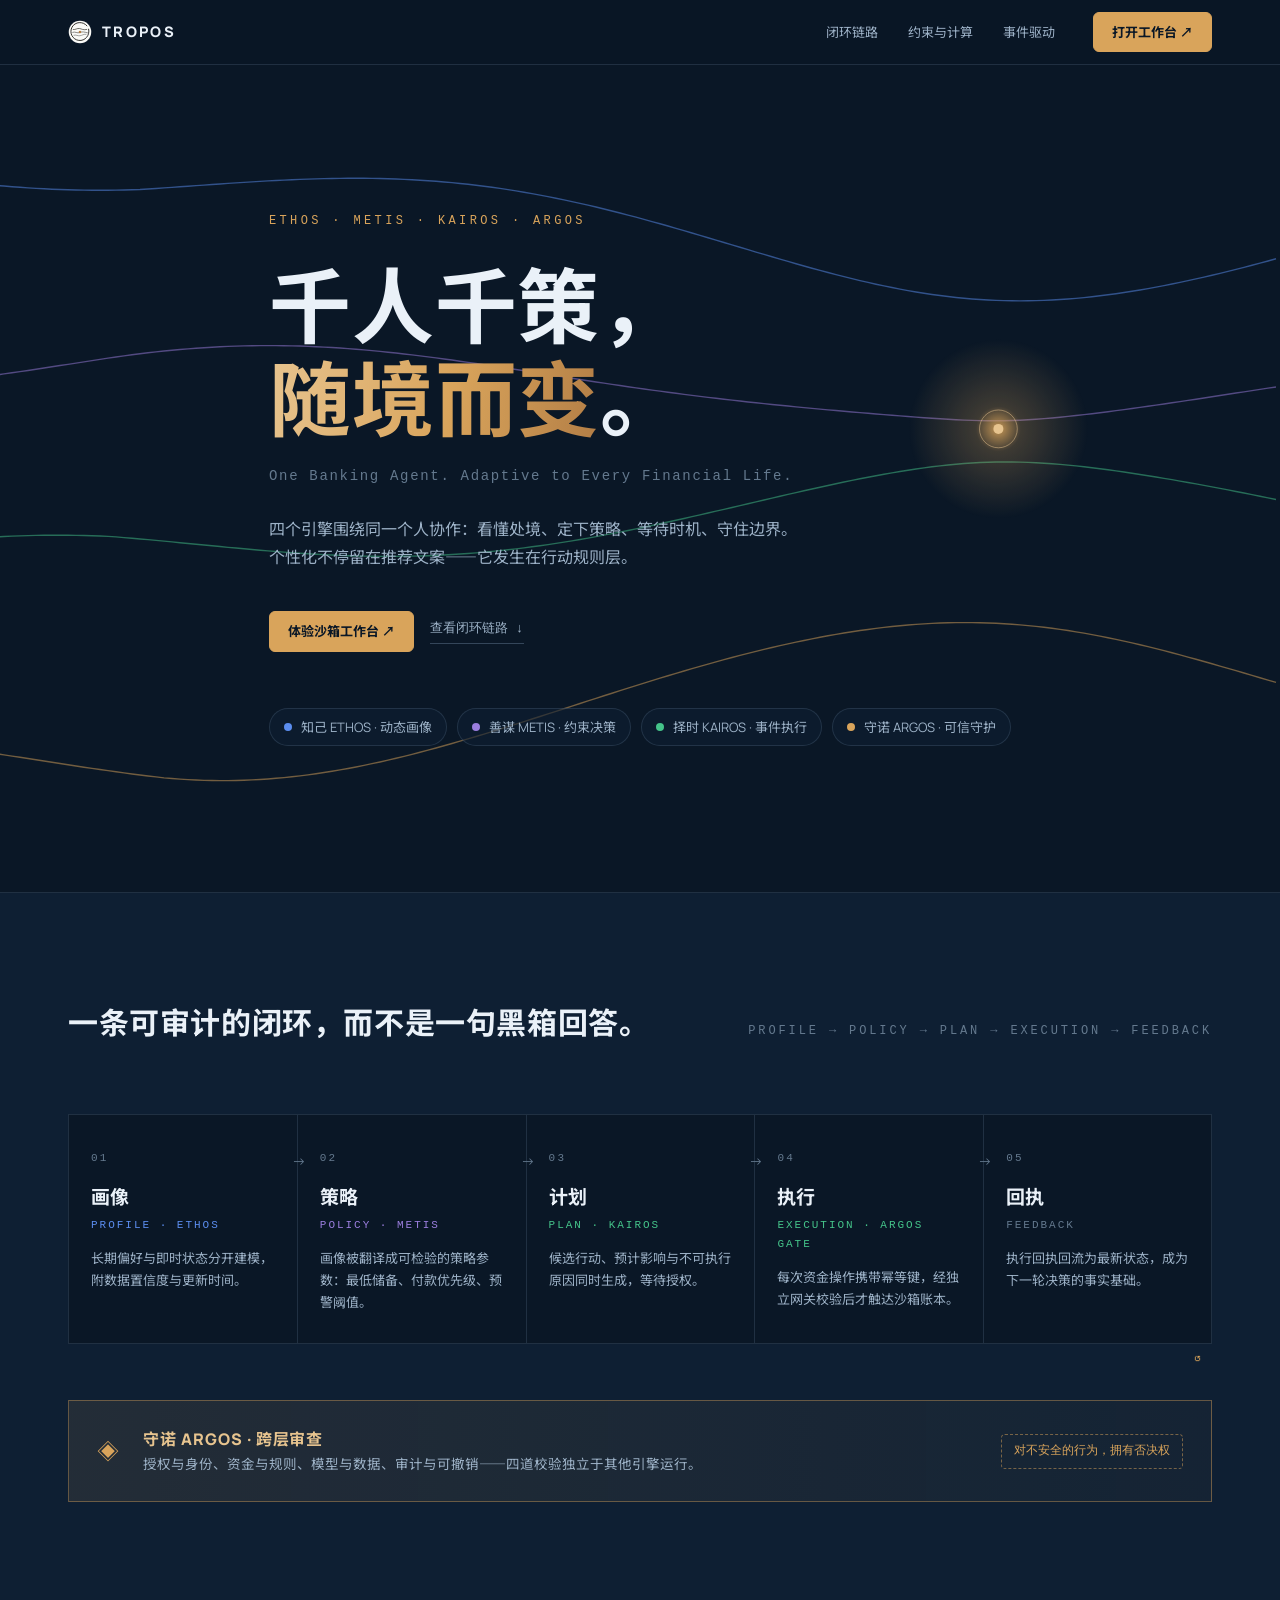
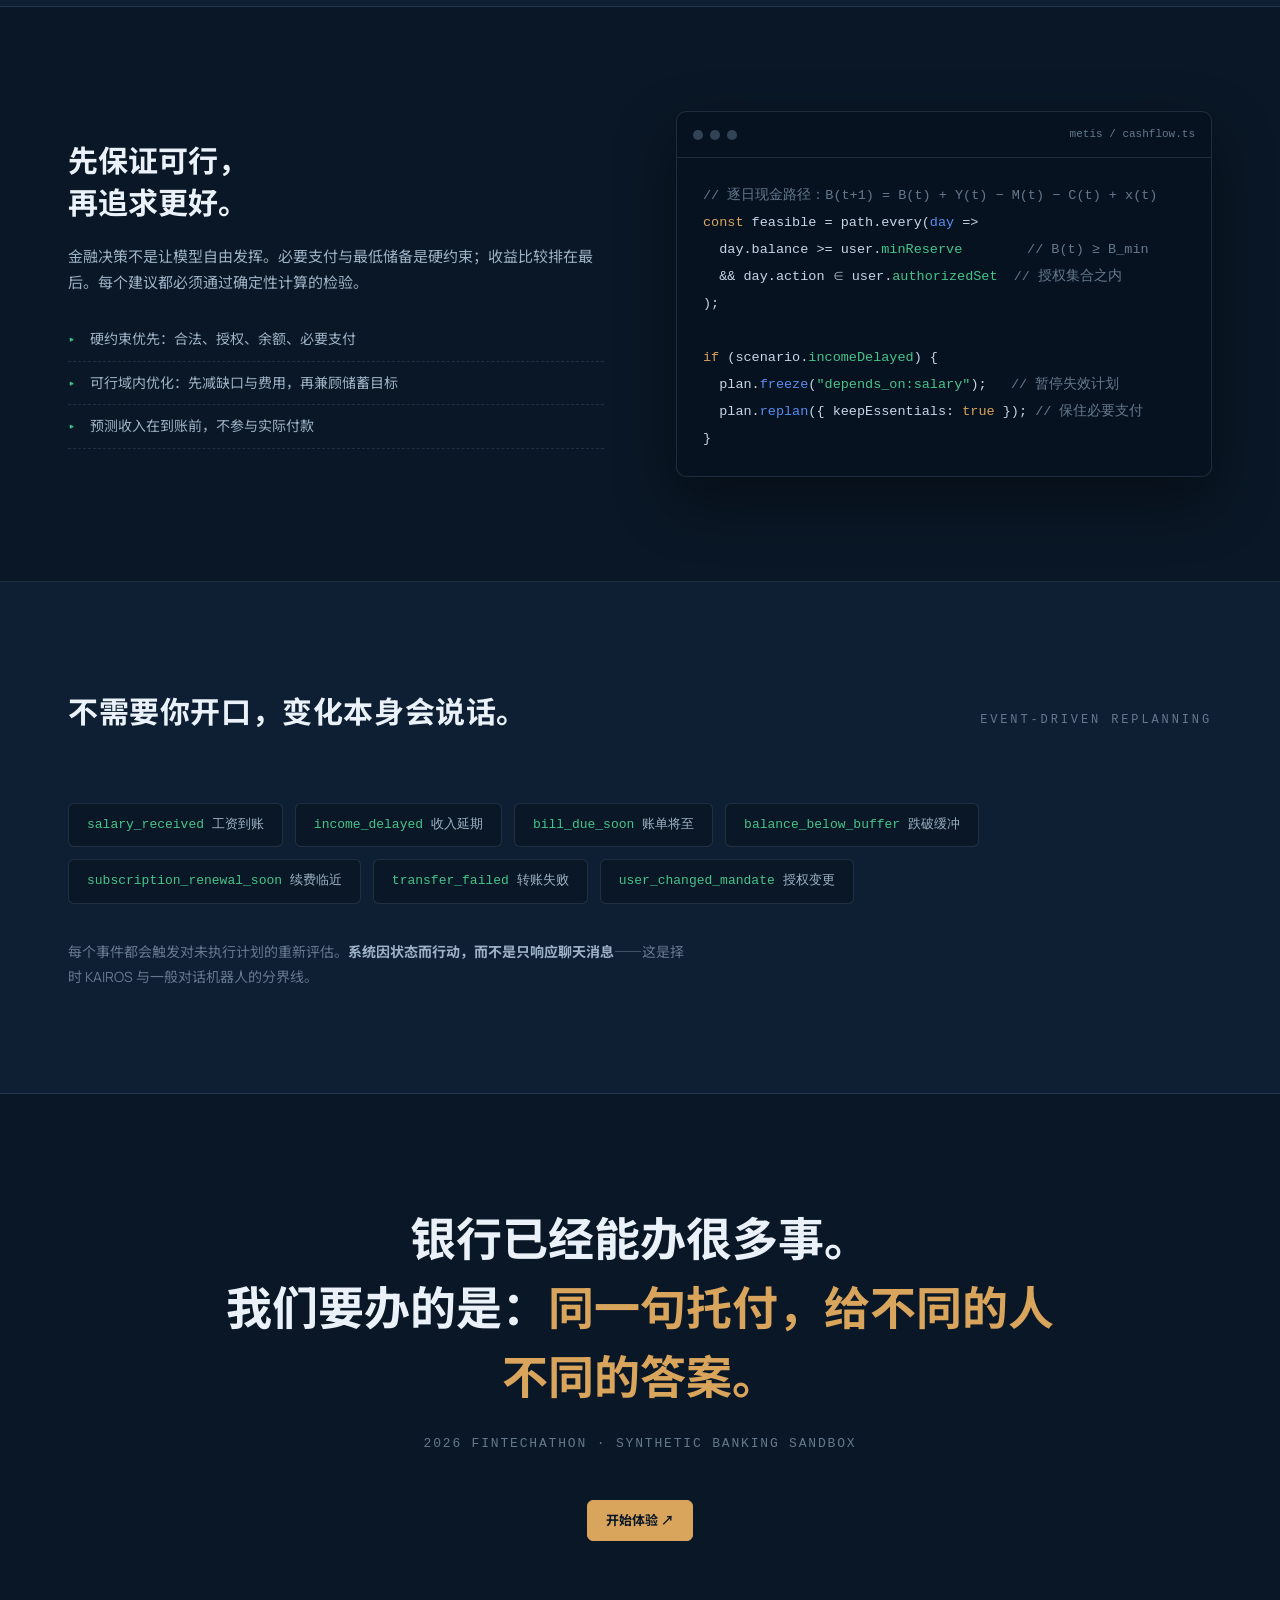
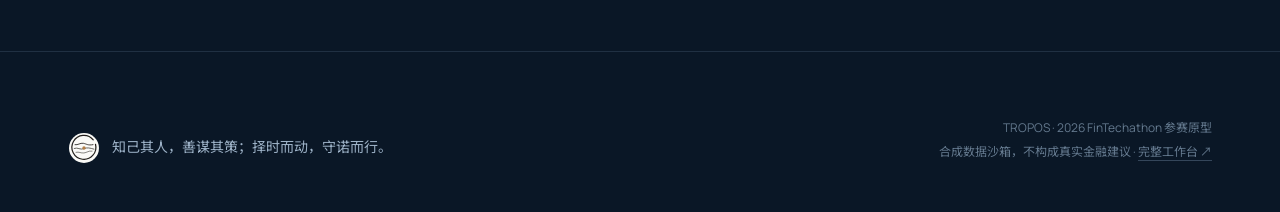
<file: design-demos/tropos-home-v2/dir-b.html>
<!doctype html>
<html lang="zh-CN">
<head>
<meta charset="utf-8">
<meta name="viewport" content="width=device-width,initial-scale=1">
<meta name="description" content="TROPOS：知己、善谋、择时、守诺——四引擎协同的自适应银行智能体。Profile → Policy → Plan → Execution → Feedback，个性化发生在行动规则层。">
<title>TROPOS · 四引擎协同的自适应银行智能体</title>
<link rel="icon" href="../../assets/tropos-mark.svg" type="image/svg+xml">
<style>
@font-face{font-family:"Tropos Sans";src:url("../../assets/fonts/noto-sans-sc-ui.woff2") format("woff2");font-weight:400 700;font-display:swap}
@font-face{font-family:"Manrope";src:url("../../assets/fonts/manrope-latin.woff2") format("woff2");font-weight:400 800;font-display:swap}
:root{
  --navy:#0A1726; --navy-2:#0E1F33; --navy-3:#12283F;
  --line:rgba(148,178,210,.16); --line-2:rgba(148,178,210,.3);
  --ink:#EAF1F8; --dim:#9DB2C7; --faint:#64798E;
  --ethos:#5B8DEF; --metis:#9B7EDE; --kairos:#45C48A; --argos:#D9A45B;
  --sans:"Manrope","Tropos Sans","PingFang SC","Microsoft YaHei",sans-serif;
  --mono:ui-monospace,"SF Mono","JetBrains Mono",Menlo,monospace;
}
*{margin:0;padding:0;box-sizing:border-box}
html{scroll-behavior:smooth}
body{background:var(--navy);color:var(--ink);font-family:var(--sans);font-size:16px;line-height:1.75;-webkit-font-smoothing:antialiased}
::selection{background:var(--argos);color:var(--navy)}
a{color:inherit;text-decoration:none}
.shell{max-width:1240px;margin:0 auto;padding:0 48px}

header{position:sticky;top:0;z-index:20;background:rgba(10,23,38,.82);backdrop-filter:blur(14px);border-bottom:1px solid var(--line)}
header .shell{display:flex;align-items:center;gap:36px;height:64px}
.brand{display:flex;align-items:center;gap:10px}
.brand img{width:24px;height:24px}
.brand b{font-weight:800;letter-spacing:.16em;font-size:14.5px}
nav{margin-left:auto;display:flex;gap:26px;font-size:13px;color:var(--dim)}
nav a{padding:5px 2px;transition:.25s}
nav a:hover{color:var(--ink)}
.cta{display:inline-flex;align-items:center;gap:8px;font-size:13px;font-weight:700;padding:8px 18px;border-radius:6px;border:1px solid var(--argos);color:var(--argos);transition:.25s;white-space:nowrap}
.cta:hover{background:var(--argos);color:var(--navy)}
.cta.solid{background:var(--argos);color:var(--navy)}
.cta.solid:hover{background:#E7B871;border-color:#E7B871}

/* hero */
.hero{position:relative;min-height:92vh;display:flex;align-items:center;overflow:hidden;border-bottom:1px solid var(--line)}
#streams{position:absolute;inset:0;width:100%;height:100%}
.hero-inner{position:relative;z-index:2;padding:120px 0}
.kicker{font-family:var(--mono);font-size:12px;letter-spacing:.28em;color:var(--argos);margin-bottom:28px}
.hero h1{font-size:clamp(48px,6.4vw,96px);font-weight:800;line-height:1.14;letter-spacing:.01em}
.hero h1 .g{background:linear-gradient(100deg,#E7C48F,#D9A45B 55%,#B27D45);-webkit-background-clip:text;background-clip:text;color:transparent}
.hero-en{margin-top:18px;font-family:var(--mono);font-size:14px;color:var(--faint);letter-spacing:.12em}
.hero-sub{margin-top:26px;max-width:540px;font-size:16px;color:var(--dim)}
.hero-actions{margin-top:40px;display:flex;gap:16px;align-items:center}
.ghost-link{font-family:var(--mono);font-size:13px;color:var(--dim);border-bottom:1px solid var(--line-2);padding-bottom:2px}
.ghost-link:hover{color:var(--ink)}
.chips{margin-top:56px;display:flex;flex-wrap:wrap;gap:10px}
.chip{display:inline-flex;align-items:center;gap:9px;font-size:13px;padding:7px 14px;border:1px solid var(--line);border-radius:999px;color:var(--dim);background:rgba(14,31,51,.6)}
.chip i{width:8px;height:8px;border-radius:50%;display:inline-block}

/* pipeline */
.pipeline{padding:104px 0;border-bottom:1px solid var(--line);background:var(--navy-2)}
.sec-head{display:flex;align-items:baseline;justify-content:space-between;gap:24px;margin-bottom:64px}
.sec-head h2{font-size:30px;font-weight:800;letter-spacing:.02em}
.sec-head .tag{font-family:var(--mono);font-size:12px;letter-spacing:.24em;color:var(--faint)}
.loop{display:grid;grid-template-columns:repeat(5,1fr);gap:0;position:relative}
.node{padding:26px 22px 30px;border:1px solid var(--line);border-right:none;background:var(--navy);position:relative;transition:.3s}
.node:last-child{border-right:1px solid var(--line)}
.node:hover{background:var(--navy-3);transform:translateY(-4px)}
.node .no{font-family:var(--mono);font-size:11px;color:var(--faint);letter-spacing:.2em}
.node h3{font-size:19px;font-weight:800;margin:12px 0 2px}
.node .latin{font-family:var(--mono);font-size:11px;letter-spacing:.18em;margin-bottom:12px;display:block}
.node p{font-size:13px;color:var(--dim);line-height:1.7}
.node::after{content:"→";position:absolute;right:-9px;top:34px;color:var(--faint);z-index:2;font-size:14px}
.node:last-child::after{content:"↺";right:10px;top:auto;bottom:-26px;color:var(--argos)}
.node.e{--c:var(--ethos)}.node.m{--c:var(--metis)}.node.k{--c:var(--kairos)}
.node .latin{color:var(--c)}
.node.exec{--c:var(--kairos)}
.node.fb{--c:var(--faint)}
.argos-bar{margin-top:56px;border:1px solid rgba(217,164,91,.4);background:linear-gradient(90deg,rgba(217,164,91,.1),rgba(217,164,91,.03));padding:24px 28px;display:flex;align-items:center;gap:24px}
.argos-bar .shield{font-size:22px;color:var(--argos)}
.argos-bar h3{font-size:16px;font-weight:800;color:#E7C48F;letter-spacing:.06em}
.argos-bar p{font-size:13.5px;color:var(--dim)}
.argos-bar .veto{margin-left:auto;font-family:var(--mono);font-size:12px;color:var(--argos);border:1px dashed rgba(217,164,91,.5);padding:6px 12px;border-radius:4px;white-space:nowrap}

/* formula */
.formula{padding:104px 0;border-bottom:1px solid var(--line)}
.f-grid{display:grid;grid-template-columns:1fr 1fr;gap:72px;align-items:center}
.f-copy h2{font-size:30px;font-weight:800;line-height:1.4}
.f-copy p{margin-top:20px;color:var(--dim);font-size:15px}
.f-copy ul{margin-top:22px;list-style:none}
.f-copy li{font-size:14px;color:var(--dim);padding:9px 0 9px 22px;position:relative;border-bottom:1px dashed var(--line)}
.f-copy li::before{content:"▸";position:absolute;left:0;color:var(--kairos)}
.code-card{background:#071220;border:1px solid var(--line);border-radius:10px;overflow:hidden;box-shadow:0 24px 60px rgba(0,0,0,.4)}
.code-top{display:flex;gap:7px;padding:13px 16px;border-bottom:1px solid var(--line);align-items:center}
.code-top i{width:10px;height:10px;border-radius:50%;background:var(--line-2)}
.code-top span{margin-left:auto;font-family:var(--mono);font-size:11px;color:var(--faint)}
.code-card pre{padding:24px 26px;font-family:var(--mono);font-size:13.5px;line-height:2;color:#C6D6E6;overflow-x:auto}
.tok-k{color:var(--argos)} .tok-f{color:var(--ethos)} .tok-c{color:var(--faint)} .tok-n{color:var(--kairos)}

/* events */
.events{padding:104px 0;border-bottom:1px solid var(--line);background:var(--navy-2)}
.ev-grid{display:flex;flex-wrap:wrap;gap:12px;margin-top:48px}
.ev{font-family:var(--mono);font-size:13px;color:var(--dim);border:1px solid var(--line);padding:10px 18px;border-radius:6px;background:var(--navy);transition:.25s;cursor:default}
.ev:hover{border-color:var(--kairos);color:var(--ink);transform:translateY(-2px)}
.ev b{color:var(--kairos);font-weight:400}
.ev-note{margin-top:36px;font-size:14px;color:var(--faint);max-width:620px}
.ev-note strong{color:var(--dim)}

/* promise */
.promise{padding:110px 0;text-align:center}
.promise h2{font-size:clamp(28px,3.6vw,46px);font-weight:800;line-height:1.5;max-width:860px;margin:0 auto}
.promise h2 span{color:var(--argos)}
.promise p{margin-top:22px;color:var(--faint);font-family:var(--mono);font-size:13px;letter-spacing:.14em}

footer{padding:64px 0 48px;border-top:1px solid var(--line)}
.foot{display:flex;justify-content:space-between;align-items:flex-end;gap:32px;flex-wrap:wrap}
.foot-brand{display:flex;align-items:center;gap:12px;font-size:14px;color:var(--dim)}
.foot-brand img{width:32px;height:32px}
.foot-note{font-size:12px;color:var(--faint);text-align:right;line-height:2}
.foot-note a{border-bottom:1px solid var(--line-2)}

.reveal{opacity:0;transform:translateY(22px);transition:opacity .7s ease,transform .7s cubic-bezier(.22,1,.36,1)}
.reveal.on{opacity:1;transform:none}

@media (max-width:980px){
  .shell{padding:0 24px}
  nav{display:none}
  .loop{grid-template-columns:1fr}
  .node{border-right:1px solid var(--line);border-bottom:none}
  .node:last-child{border-bottom:1px solid var(--line)}
  .node::after{content:"↓";right:auto;left:24px;top:auto;bottom:-16px}
  .f-grid{grid-template-columns:1fr;gap:40px}
  .argos-bar{flex-wrap:wrap}
  .argos-bar .veto{margin-left:0}
}
</style>
</head>
<body>

<header><div class="shell">
  <a class="brand" href="#"><img src="../../assets/tropos-mark.svg" alt=""><b>TROPOS</b></a>
  <nav><a href="#loop">闭环链路</a><a href="#formula">约束与计算</a><a href="#events">事件驱动</a></nav>
  <a class="cta solid" href="../../demo.html">打开工作台 ↗</a>
</div></header>

<main>
<!-- ============ HERO ============ -->
<section class="hero">
  <canvas id="streams"></canvas>
  <div class="shell hero-inner">
    <p class="kicker">ETHOS · METIS · KAIROS · ARGOS</p>
    <h1>千人千策，<br><span class="g">随境而变</span>。</h1>
    <p class="hero-en">One Banking Agent. Adaptive to Every Financial Life.</p>
    <p class="hero-sub">四个引擎围绕同一个人协作：看懂处境、定下策略、等待时机、守住边界。个性化不停留在推荐文案——它发生在行动规则层。</p>
    <div class="hero-actions">
      <a class="cta solid" href="../../demo.html">体验沙箱工作台 ↗</a>
      <a class="ghost-link" href="#loop">查看闭环链路 ↓</a>
    </div>
    <div class="chips">
      <span class="chip"><i style="background:var(--ethos)"></i>知己 ETHOS · 动态画像</span>
      <span class="chip"><i style="background:var(--metis)"></i>善谋 METIS · 约束决策</span>
      <span class="chip"><i style="background:var(--kairos)"></i>择时 KAIROS · 事件执行</span>
      <span class="chip"><i style="background:var(--argos)"></i>守诺 ARGOS · 可信守护</span>
    </div>
  </div>
</section>

<!-- ============ PIPELINE ============ -->
<section class="pipeline" id="loop"><div class="shell">
  <div class="sec-head reveal">
    <h2>一条可审计的闭环，而不是一句黑箱回答。</h2>
    <span class="tag">PROFILE → POLICY → PLAN → EXECUTION → FEEDBACK</span>
  </div>
  <div class="loop reveal">
    <div class="node e"><span class="no">01</span><h3>画像</h3><span class="latin">PROFILE · ETHOS</span><p>长期偏好与即时状态分开建模，附数据置信度与更新时间。</p></div>
    <div class="node m"><span class="no">02</span><h3>策略</h3><span class="latin">POLICY · METIS</span><p>画像被翻译成可检验的策略参数：最低储备、付款优先级、预警阈值。</p></div>
    <div class="node k"><span class="no">03</span><h3>计划</h3><span class="latin">PLAN · KAIROS</span><p>候选行动、预计影响与不可执行原因同时生成，等待授权。</p></div>
    <div class="node exec"><span class="no">04</span><h3>执行</h3><span class="latin">EXECUTION · ARGOS GATE</span><p>每次资金操作携带幂等键，经独立网关校验后才触达沙箱账本。</p></div>
    <div class="node fb"><span class="no">05</span><h3>回执</h3><span class="latin">FEEDBACK</span><p>执行回执回流为最新状态，成为下一轮决策的事实基础。</p></div>
  </div>
  <div class="argos-bar reveal">
    <span class="shield">◈</span>
    <div><h3>守诺 ARGOS · 跨层审查</h3><p>授权与身份、资金与规则、模型与数据、审计与可撤销——四道校验独立于其他引擎运行。</p></div>
    <span class="veto">对不安全的行为，拥有否决权</span>
  </div>
</div></section>

<!-- ============ FORMULA ============ -->
<section class="formula" id="formula"><div class="shell f-grid">
  <div class="f-copy reveal">
    <h2>先保证可行，<br>再追求更好。</h2>
    <p>金融决策不是让模型自由发挥。必要支付与最低储备是硬约束；收益比较排在最后。每个建议都必须通过确定性计算的检验。</p>
    <ul>
      <li>硬约束优先：合法、授权、余额、必要支付</li>
      <li>可行域内优化：先减缺口与费用，再兼顾储蓄目标</li>
      <li>预测收入在到账前，不参与实际付款</li>
    </ul>
  </div>
  <div class="code-card reveal">
    <div class="code-top"><i></i><i></i><i></i><span>metis / cashflow.ts</span></div>
    <pre><span class="tok-c">// 逐日现金路径：B(t+1) = B(t) + Y(t) − M(t) − C(t) + x(t)</span>
<span class="tok-k">const</span> feasible = path.every(<span class="tok-f">day</span> =>
  day.balance >= user.<span class="tok-n">minReserve</span>        <span class="tok-c">// B(t) ≥ B_min</span>
  && day.action ∈ user.<span class="tok-n">authorizedSet</span>  <span class="tok-c">// 授权集合之内</span>
);

<span class="tok-k">if</span> (scenario.<span class="tok-n">incomeDelayed</span>) {
  plan.<span class="tok-f">freeze</span>(<span class="tok-n">"depends_on:salary"</span>);   <span class="tok-c">// 暂停失效计划</span>
  plan.<span class="tok-f">replan</span>({ keepEssentials: <span class="tok-k">true</span> }); <span class="tok-c">// 保住必要支付</span>
}</pre>
  </div>
</div></section>

<!-- ============ EVENTS ============ -->
<section class="events" id="events"><div class="shell">
  <div class="sec-head reveal">
    <h2>不需要你开口，变化本身会说话。</h2>
    <span class="tag">EVENT-DRIVEN REPLANNING</span>
  </div>
  <div class="ev-grid reveal">
    <span class="ev"><b>salary_received</b> 工资到账</span>
    <span class="ev"><b>income_delayed</b> 收入延期</span>
    <span class="ev"><b>bill_due_soon</b> 账单将至</span>
    <span class="ev"><b>balance_below_buffer</b> 跌破缓冲</span>
    <span class="ev"><b>subscription_renewal_soon</b> 续费临近</span>
    <span class="ev"><b>transfer_failed</b> 转账失败</span>
    <span class="ev"><b>user_changed_mandate</b> 授权变更</span>
  </div>
  <p class="ev-note reveal">每个事件都会触发对未执行计划的重新评估。<strong>系统因状态而行动，而不是只响应聊天消息</strong>——这是择时 KAIROS 与一般对话机器人的分界线。</p>
</div></section>

<!-- ============ PROMISE ============ -->
<section class="promise"><div class="shell">
  <h2 class="reveal">银行已经能办很多事。<br>我们要办的是：<span>同一句托付，给不同的人不同的答案。</span></h2>
  <p class="reveal">2026 FINTECHATHON · SYNTHETIC BANKING SANDBOX</p>
  <div class="hero-actions reveal" style="justify-content:center;margin-top:44px">
    <a class="cta solid" href="../../demo.html">开始体验 ↗</a>
  </div>
</div></section>

<footer><div class="shell foot">
  <div class="foot-brand"><img src="../../assets/tropos-mark.svg" alt=""><span>知己其人，善谋其策；择时而动，守诺而行。</span></div>
  <p class="foot-note">TROPOS · 2026 FinTechathon 参赛原型<br>合成数据沙箱，不构成真实金融建议 · <a href="../../demo.html">完整工作台 ↗</a></p>
</div></footer>
</main>

<script>
// 四色气流汇入金色中心点
const cv=document.getElementById('streams'),ctx=cv.getContext('2d');
let W,H,t=0;const COLORS=['#5B8DEF','#9B7EDE','#45C48A','#D9A45B'];
function size(){W=cv.width=cv.offsetWidth*devicePixelRatio;H=cv.height=cv.offsetHeight*devicePixelRatio;ctx.setTransform(devicePixelRatio,0,0,devicePixelRatio,0,0)}
size();addEventListener('resize',size);
function draw(){
  const w=cv.offsetWidth,h=cv.offsetHeight,cx=w*.78,cy=h*.44;
  ctx.clearRect(0,0,w,h);t+=.004;
  COLORS.forEach((c,i)=>{
    ctx.beginPath();ctx.strokeStyle=c;ctx.globalAlpha=.5;ctx.lineWidth=1.4;
    const yb=h*(.12+i*.24);
    for(let x=-20;x<=w;x+=8){
      const p=x/w,dx=cx-x,dy=cy-yb;
      const pull=Math.max(0,1-Math.hypot(dx,dy)/(w*.7));
      const y=yb+Math.sin(x*.006+t*3+i*1.7)*26*(1-pull)+dy*pull*pull;
      x===-20?ctx.moveTo(x,y):ctx.lineTo(x,y);
    }
    ctx.stroke();
  });
  ctx.globalAlpha=1;
  const g=ctx.createRadialGradient(cx,cy,0,cx,cy,90);
  g.addColorStop(0,'rgba(217,164,91,.9)');g.addColorStop(.25,'rgba(217,164,91,.25)');g.addColorStop(1,'rgba(217,164,91,0)');
  ctx.fillStyle=g;ctx.beginPath();ctx.arc(cx,cy,90,0,7);ctx.fill();
  ctx.fillStyle='#E7C48F';ctx.beginPath();ctx.arc(cx,cy,5,0,7);ctx.fill();
  ctx.strokeStyle='rgba(231,196,143,.5)';ctx.lineWidth=1;
  ctx.beginPath();ctx.arc(cx,cy,16+Math.sin(t*4)*3,0,7);ctx.stroke();
  requestAnimationFrame(draw);
}
draw();
const io=new IntersectionObserver(es=>es.forEach(e=>{if(e.isIntersecting){e.target.classList.add('on');io.unobserve(e.target)}}),{threshold:.15});
document.querySelectorAll('.reveal').forEach(el=>io.observe(el));
</script>
</body>
</html>
</file>
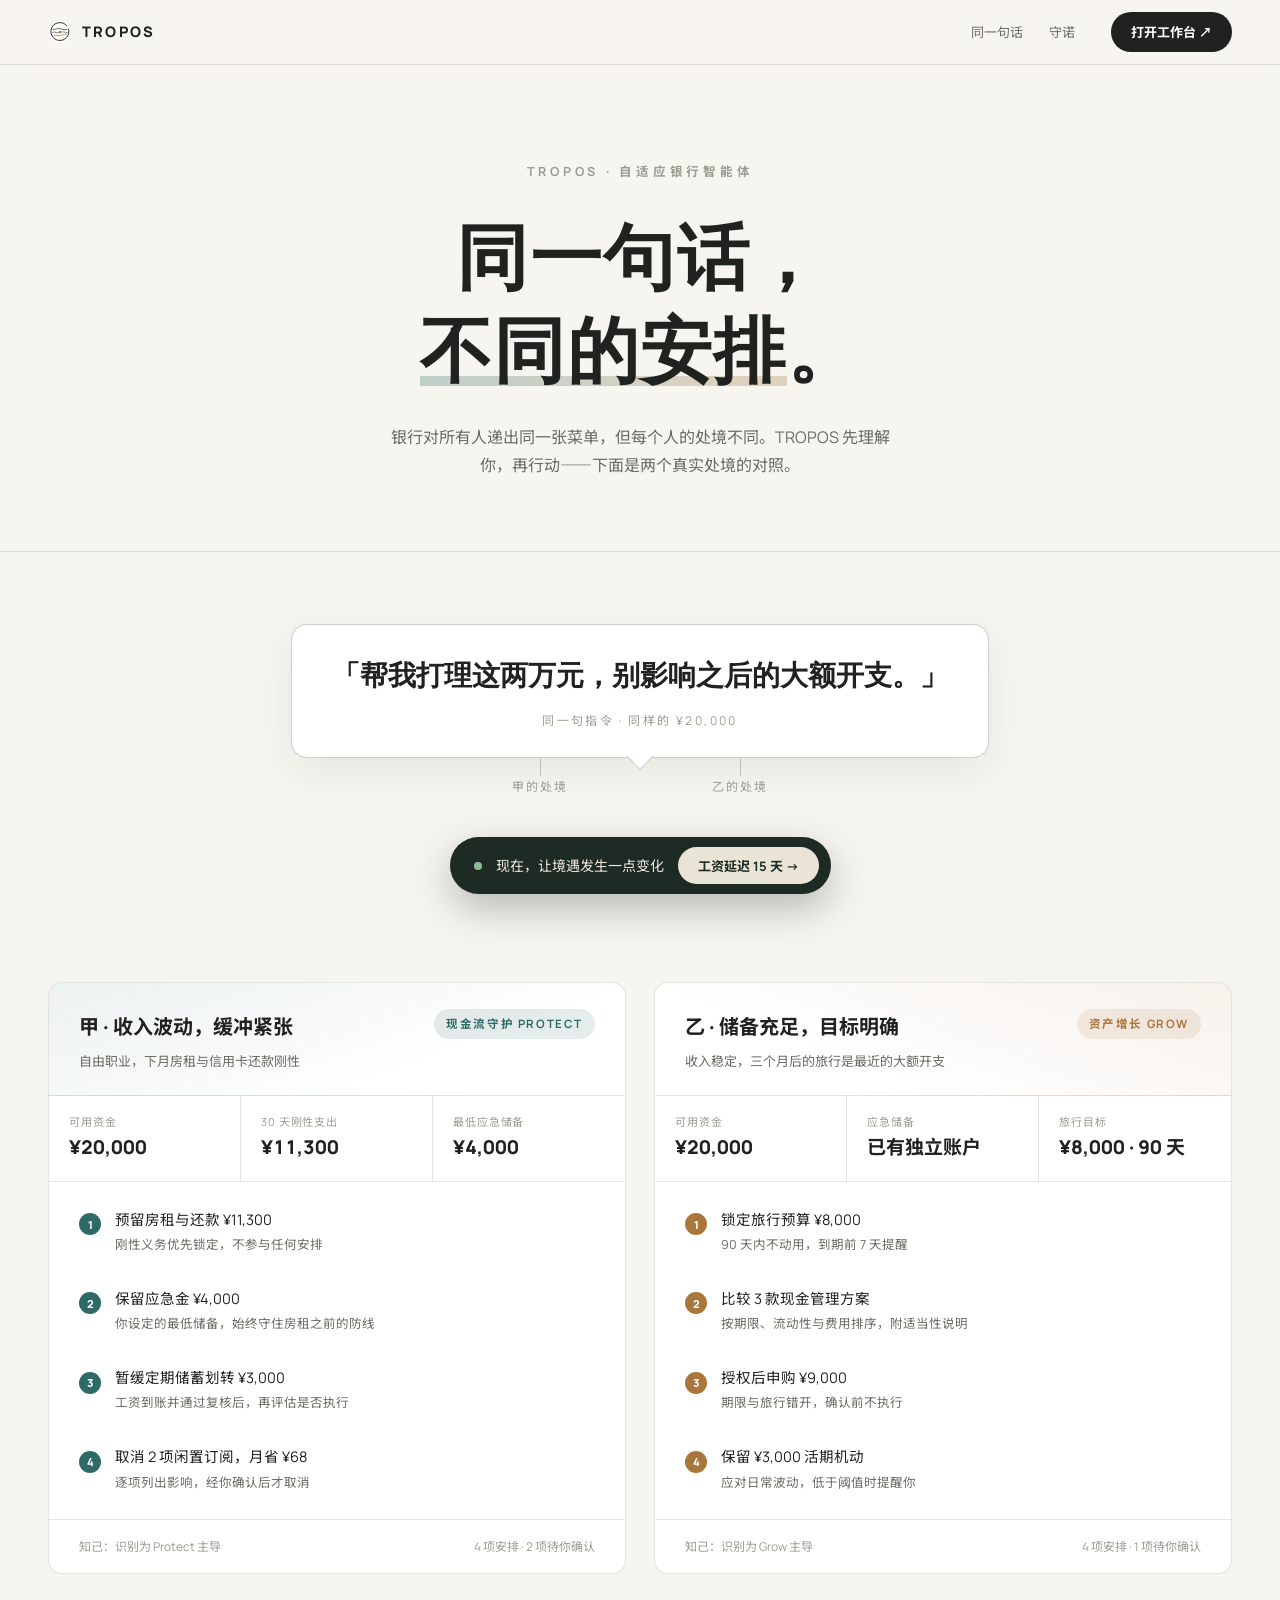
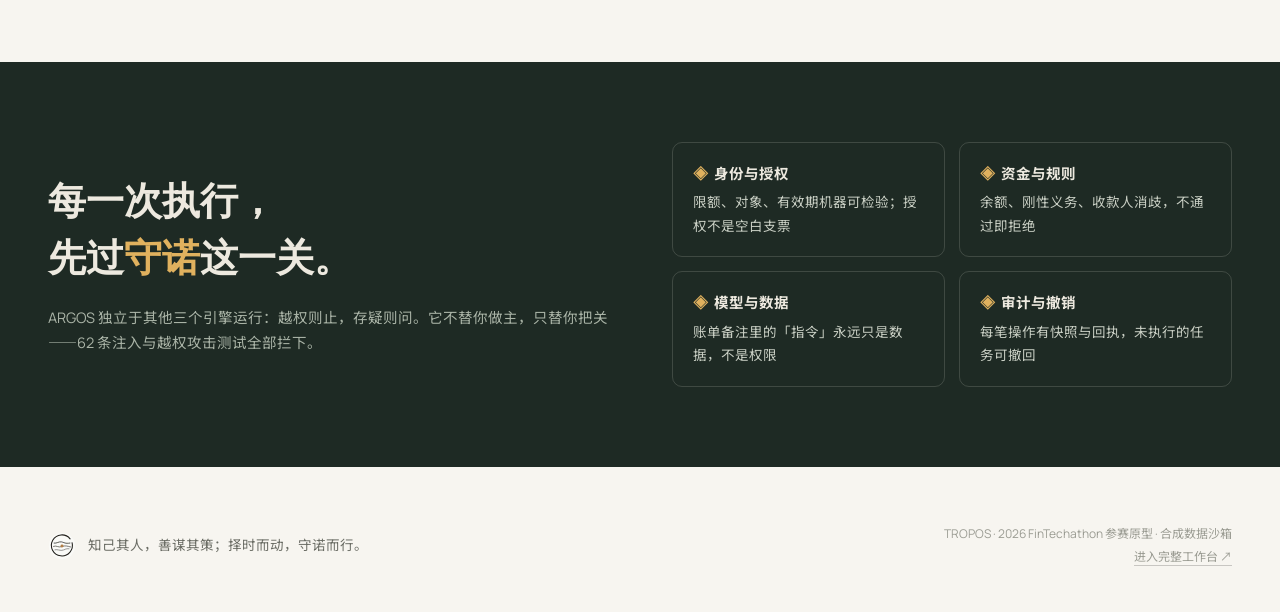
<file: design-demos/tropos-home-v2/dir-c.html>
<!doctype html>
<html lang="zh-CN">
<head>
<meta charset="utf-8">
<meta name="viewport" content="width=device-width,initial-scale=1">
<meta name="description" content="TROPOS：同一句话，不同的安排。两个处境不同的人说出同一句「帮我打理这两万元」，TROPOS 给出两份不同的计划；境遇变化时，计划当场重排。">
<title>TROPOS · 同一句话，不同的安排</title>
<link rel="icon" href="../../assets/tropos-mark.svg" type="image/svg+xml">
<style>
@font-face{font-family:"Tropos Sans";src:url("../../assets/fonts/noto-sans-sc-ui.woff2") format("woff2");font-weight:400 700;font-display:swap}
@font-face{font-family:"Manrope";src:url("../../assets/fonts/manrope-latin.woff2") format("woff2");font-weight:400 800;font-display:swap}
:root{
  --bg:#F7F5F0; --card:#FFFFFF; --ink:#20221F; --dim:#6A6C64; --faint:#9B9C93;
  --line:rgba(32,34,31,.12); --line-2:rgba(32,34,31,.22);
  --protect:#2F6B66; --grow:#A9763B; --kairos:#3E7C4F; --argos-dark:#1E2A24;
  --serif:"Songti SC","STSong","Noto Serif CJK SC","Noto Serif SC",serif;
  --sans:"Manrope","Tropos Sans","PingFang SC","Microsoft YaHei",sans-serif;
}
*{margin:0;padding:0;box-sizing:border-box}
html{scroll-behavior:smooth}
body{background:var(--bg);color:var(--ink);font-family:var(--sans);font-size:16px;line-height:1.75;-webkit-font-smoothing:antialiased}
::selection{background:var(--protect);color:#fff}
a{color:inherit;text-decoration:none}
.shell{max-width:1280px;margin:0 auto;padding:0 48px}

header{position:sticky;top:0;z-index:30;background:rgba(247,245,240,.88);backdrop-filter:blur(12px);border-bottom:1px solid var(--line)}
header .shell{display:flex;align-items:center;gap:36px;height:64px}
.brand{display:flex;align-items:center;gap:10px}
.brand img{width:24px;height:24px}
.brand b{font-weight:800;letter-spacing:.15em;font-size:14.5px}
nav{margin-left:auto;display:flex;gap:26px;font-size:13px;color:var(--dim)}
nav a:hover{color:var(--ink)}
.cta{display:inline-flex;align-items:center;font-size:13px;font-weight:700;padding:9px 20px;border-radius:999px;background:var(--ink);color:#fff;transition:.25s;white-space:nowrap}
.cta:hover{background:var(--protect)}

/* hero */
.hero{padding:96px 0 72px;text-align:center;border-bottom:1px solid var(--line)}
.kicker{font-size:12.5px;letter-spacing:.3em;color:var(--faint);font-weight:700;margin-bottom:30px}
.hero h1{font-family:var(--serif);font-weight:900;font-size:clamp(40px,5.6vw,76px);line-height:1.3;letter-spacing:.02em}
.hero h1 .u{position:relative;white-space:nowrap}
.hero h1 .u::after{content:"";position:absolute;left:0;right:0;bottom:6px;height:10px;background:linear-gradient(90deg,rgba(47,107,102,.28),rgba(169,118,59,.28));z-index:-1}
.hero p.sub{margin:24px auto 0;max-width:520px;color:var(--dim);font-size:16px}

/* the sentence */
.sentence{padding:72px 0 0;text-align:center}
.bubble{display:inline-block;background:var(--card);border:1px solid var(--line-2);border-radius:16px;padding:26px 40px;box-shadow:0 12px 40px rgba(32,34,31,.08);position:relative}
.bubble::after{content:"";position:absolute;left:50%;bottom:-9px;width:18px;height:18px;background:var(--card);border-right:1px solid var(--line-2);border-bottom:1px solid var(--line-2);transform:translateX(-50%) rotate(45deg)}
.bubble p{font-family:var(--serif);font-size:clamp(20px,2.4vw,28px);font-weight:700}
.bubble .who{font-family:var(--sans);font-size:12px;color:var(--faint);letter-spacing:.2em;margin-top:10px;font-weight:400}
.fork{display:flex;justify-content:center;gap:0;margin:0 auto;max-width:400px;color:var(--faint);font-size:12px;letter-spacing:.18em}
.fork span{padding:18px 0 0;position:relative;width:50%}
.fork span::before{content:"";position:absolute;top:0;left:50%;width:1px;height:18px;background:var(--line-2)}

/* split */
.split{padding:56px 0 88px}
.cols{display:grid;grid-template-columns:1fr 1fr;gap:28px}
.col{background:var(--card);border:1px solid var(--line);border-radius:14px;overflow:hidden;transition:box-shadow .3s}
.col:hover{box-shadow:0 16px 48px rgba(32,34,31,.1)}
.col-head{padding:26px 30px 22px;border-bottom:1px solid var(--line);display:flex;align-items:flex-start;justify-content:space-between;gap:16px}
.col-l .col-head{background:linear-gradient(160deg,rgba(47,107,102,.09),transparent 70%)}
.col-r .col-head{background:linear-gradient(200deg,rgba(169,118,59,.1),transparent 70%)}
.col-head h2{font-size:20px;font-weight:800}
.col-head .mode{font-size:11.5px;font-weight:700;letter-spacing:.14em;padding:5px 12px;border-radius:999px;white-space:nowrap}
.col-l .mode{background:rgba(47,107,102,.12);color:var(--protect)}
.col-r .mode{background:rgba(169,118,59,.12);color:var(--grow)}
.col-head p{font-size:13px;color:var(--dim);margin-top:6px}
.stat-row{display:grid;grid-template-columns:repeat(3,1fr);border-bottom:1px solid var(--line)}
.stat{padding:16px 20px;border-right:1px solid var(--line)}
.stat:last-child{border-right:none}
.stat span{font-size:11px;color:var(--faint);letter-spacing:.08em;display:block}
.stat b{font-size:19px;font-weight:800;font-variant-numeric:tabular-nums}
.plan{list-style:none;padding:10px 0}
.plan li{display:flex;gap:14px;padding:15px 30px;font-size:14.5px;align-items:baseline;transition:background .4s}
.plan li .mk{width:22px;height:22px;border-radius:50%;flex:none;display:inline-flex;align-items:center;justify-content:center;font-size:11px;font-weight:800;color:#fff;transform:translateY(4px)}
.col-l .mk{background:var(--protect)} .col-r .mk{background:var(--grow)}
.plan li small{display:block;color:var(--dim);font-size:12.5px;margin-top:2px}
.plan li.changed{background:rgba(62,124,79,.1)}
.plan li.changed .mk{background:var(--kairos)}
.plan li .chg{margin-left:auto;font-size:11px;color:var(--kairos);font-weight:700;white-space:nowrap;letter-spacing:.06em}
.col-foot{padding:16px 30px;border-top:1px solid var(--line);font-size:12px;color:var(--faint);display:flex;justify-content:space-between}

/* shock control */
.shock-bar{max-width:1280px;margin:0 auto;padding:0 48px 8px;display:flex;justify-content:center}
.shock{display:inline-flex;align-items:center;gap:14px;background:var(--argos-dark);color:#EDE9DF;border-radius:999px;padding:10px 12px 10px 24px;font-size:14px;box-shadow:0 14px 40px rgba(30,42,36,.3)}
.shock .dot{width:8px;height:8px;border-radius:50%;background:#8FB996}
.shock button{border:none;cursor:pointer;font-family:var(--sans);font-size:13px;font-weight:700;padding:9px 20px;border-radius:999px;background:#E9E4D6;color:var(--argos-dark);transition:.25s}
.shock button:hover{background:#fff}
.shock.fired .dot{background:#E0B15E;animation:pulse 1.2s infinite}
@keyframes pulse{50%{opacity:.4}}
.replan-note{text-align:center;font-size:13px;color:var(--kairos);font-weight:700;height:24px;opacity:0;transition:.4s;letter-spacing:.06em}
.replan-note.show{opacity:1}

/* argos strip */
.argos{background:var(--argos-dark);color:#EDE9DF;padding:80px 0}
.argos .shell{display:grid;grid-template-columns:1fr 1fr;gap:64px;align-items:center}
.argos h2{font-family:var(--serif);font-size:clamp(26px,3vw,38px);font-weight:900;line-height:1.5}
.argos h2 em{font-style:normal;color:#E0B15E}
.argos p{color:#A9B3A6;font-size:14.5px;margin-top:18px}
.gate{list-style:none;display:grid;grid-template-columns:1fr 1fr;gap:14px}
.gate li{border:1px solid rgba(237,233,223,.16);border-radius:10px;padding:18px 20px;font-size:13.5px;color:#C9CFC4}
.gate li b{display:block;color:#EDE9DF;font-size:14.5px;margin-bottom:5px}
.gate li span{color:#E0B15E;margin-right:6px}

footer{padding:56px 0 44px}
.foot{display:flex;justify-content:space-between;align-items:center;gap:24px;flex-wrap:wrap}
.foot-brand{display:flex;align-items:center;gap:12px;font-size:13.5px;color:var(--dim)}
.foot-brand img{width:28px;height:28px}
.foot-note{font-size:12px;color:var(--faint);text-align:right;line-height:1.9}
.foot-note a{border-bottom:1px solid var(--line-2)}

@media (max-width:980px){
  .shell{padding:0 22px}
  nav{display:none}
  .cols{grid-template-columns:1fr}
  .argos .shell{grid-template-columns:1fr;gap:36px}
  .stat-row{grid-template-columns:1fr 1fr 1fr}
}
</style>
</head>
<body>

<header><div class="shell">
  <a class="brand" href="#"><img src="../../assets/tropos-mark.svg" alt=""><b>TROPOS</b></a>
  <nav><a href="#demo">同一句话</a><a href="#guard">守诺</a></nav>
  <a class="cta" href="../../demo.html">打开工作台 ↗</a>
</div></header>

<main>
<!-- ============ HERO ============ -->
<section class="hero"><div class="shell">
  <p class="kicker">TROPOS · 自适应银行智能体</p>
  <h1>同一句话，<br><span class="u">不同的安排</span>。</h1>
  <p class="sub">银行对所有人递出同一张菜单，但每个人的处境不同。TROPOS 先理解你，再行动——下面是两个真实处境的对照。</p>
</div></section>

<!-- ============ DEMO ============ -->
<section class="sentence" id="demo"><div class="shell">
  <div class="bubble">
    <p>「帮我打理这两万元，别影响之后的大额开支。」</p>
    <p class="who">同一句指令 · 同样的 ¥20,000</p>
  </div>
  <div class="fork"><span>甲的处境</span><span>乙的处境</span></div>
</div></section>

<div class="shock-bar" style="padding-top:40px">
  <div class="shock" id="shock">
    <span class="dot"></span>
    <span id="shock-label">现在，让境遇发生一点变化</span>
    <button type="button" id="shock-btn">工资延迟 15 天 →</button>
  </div>
</div>
<p class="replan-note" id="replan-note">KAIROS 已检测到变化，两份计划已重新核验 · 变更项已标出</p>

<section class="split"><div class="shell cols">
  <!-- 甲 -->
  <div class="col col-l">
    <div class="col-head">
      <div><h2>甲 · 收入波动，缓冲紧张</h2><p>自由职业，下月房租与信用卡还款刚性</p></div>
      <span class="mode">现金流守护 PROTECT</span>
    </div>
    <div class="stat-row">
      <div class="stat"><span>可用资金</span><b>¥20,000</b></div>
      <div class="stat"><span>30 天刚性支出</span><b>¥11,300</b></div>
      <div class="stat"><span>最低应急储备</span><b>¥4,000</b></div>
    </div>
    <ol class="plan" id="plan-l">
      <li data-n><span class="mk">1</span><div>预留房租与还款 ¥11,300<small>刚性义务优先锁定，不参与任何安排</small></div></li>
      <li data-n><span class="mk">2</span><div>保留应急金 ¥4,000<small>你设定的最低储备，始终守住房租之前的防线</small></div></li>
      <li data-n><span class="mk">3</span><div>暂缓定期储蓄划转 ¥3,000<small>工资到账并通过复核后，再评估是否执行</small></div><span class="chg" hidden>已调整</span></li>
      <li data-n><span class="mk">4</span><div>取消 2 项闲置订阅，月省 ¥68<small>逐项列出影响，经你确认后才取消</small></div></li>
    </ol>
    <div class="col-foot"><span>知己：识别为 Protect 主导</span><span>4 项安排 · 2 项待你确认</span></div>
  </div>
  <!-- 乙 -->
  <div class="col col-r">
    <div class="col-head">
      <div><h2>乙 · 储备充足，目标明确</h2><p>收入稳定，三个月后的旅行是最近的大额开支</p></div>
      <span class="mode">资产增长 GROW</span>
    </div>
    <div class="stat-row">
      <div class="stat"><span>可用资金</span><b>¥20,000</b></div>
      <div class="stat"><span>应急储备</span><b>已有独立账户</b></div>
      <div class="stat"><span>旅行目标</span><b>¥8,000 · 90 天</b></div>
    </div>
    <ol class="plan" id="plan-r">
      <li data-n><span class="mk">1</span><div>锁定旅行预算 ¥8,000<small>90 天内不动用，到期前 7 天提醒</small></div></li>
      <li data-n><span class="mk">2</span><div>比较 3 款现金管理方案<small>按期限、流动性与费用排序，附适当性说明</small></div></li>
      <li data-n><span class="mk">3</span><div>授权后申购 ¥9,000<small>期限与旅行错开，确认前不执行</small></div><span class="chg" hidden>已复核</span></li>
      <li data-n><span class="mk">4</span><div>保留 ¥3,000 活期机动<small>应对日常波动，低于阈值时提醒你</small></div></li>
    </ol>
    <div class="col-foot"><span>知己：识别为 Grow 主导</span><span>4 项安排 · 1 项待你确认</span></div>
  </div>
</div></section>

<!-- ============ ARGOS ============ -->
<section class="argos" id="guard"><div class="shell">
  <div>
    <h2>每一次执行，<br>先过<em>守诺</em>这一关。</h2>
    <p>ARGOS 独立于其他三个引擎运行：越权则止，存疑则问。它不替你做主，只替你把关——62 条注入与越权攻击测试全部拦下。</p>
  </div>
  <ul class="gate">
    <li><b><span>◈</span>身份与授权</b>限额、对象、有效期机器可检验；授权不是空白支票</li>
    <li><b><span>◈</span>资金与规则</b>余额、刚性义务、收款人消歧，不通过即拒绝</li>
    <li><b><span>◈</span>模型与数据</b>账单备注里的「指令」永远只是数据，不是权限</li>
    <li><b><span>◈</span>审计与撤销</b>每笔操作有快照与回执，未执行的任务可撤回</li>
  </ul>
</div></section>

<footer><div class="shell foot">
  <div class="foot-brand"><img src="../../assets/tropos-mark.svg" alt=""><span>知己其人，善谋其策；择时而动，守诺而行。</span></div>
  <p class="foot-note">TROPOS · 2026 FinTechathon 参赛原型 · 合成数据沙箱<br><a href="../../demo.html">进入完整工作台 ↗</a></p>
</div></footer>
</main>

<script>
const btn=document.getElementById('shock-btn'),bar=document.getElementById('shock'),
      label=document.getElementById('shock-label'),note=document.getElementById('replan-note');
let fired=false;
btn.addEventListener('click',()=>{
  fired=!fired;
  bar.classList.toggle('fired',fired);
  note.classList.toggle('show',fired);
  btn.textContent=fired?'↩ 恢复原计划':'工资延迟 15 天 →';
  label.textContent=fired?'冲击已施加：收入延期 15 天':'现在，让境遇发生一点变化';
  // 甲：第 3 项变为暂停
  const l3=document.querySelector('#plan-l li:nth-child(3)');
  l3.classList.toggle('changed',fired);
  l3.querySelector('.chg').hidden=!fired;
  l3.querySelector('div').innerHTML=fired
    ?'暂缓定期储蓄划转 ¥3,000<small>工资延期 → 旧计划已冻结，到账复核后再评估</small>'
    :'暂缓定期储蓄划转 ¥3,000<small>工资到账并通过复核后，再评估是否执行</small>';
  // 乙：第 3 项重新复核
  const r3=document.querySelector('#plan-r li:nth-child(3)');
  r3.classList.toggle('changed',fired);
  r3.querySelector('.chg').hidden=!fired;
  r3.querySelector('div').innerHTML=fired
    ?'授权后申购 ¥9,000<small>收入延期不影响乙的既有储备，已重新核验期限匹配</small>'
    :'授权后申购 ¥9,000<small>期限与旅行错开，确认前不执行</small>';
});
</script>
</body>
</html>
</file>
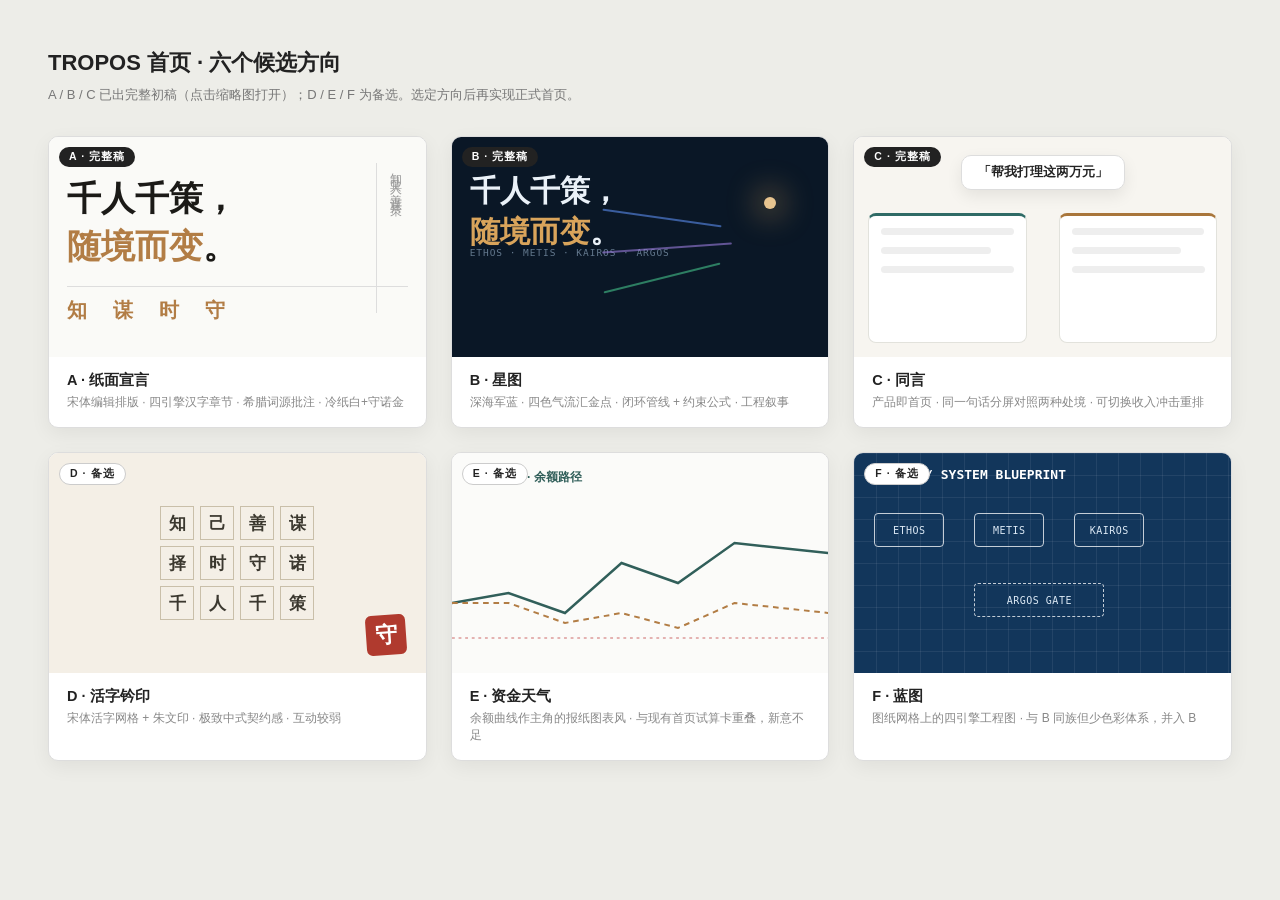
<file: design-demos/tropos-home-v2/thumbs.html>
<!doctype html>
<html lang="zh-CN">
<head>
<meta charset="utf-8">
<meta name="viewport" content="width=device-width,initial-scale=1">
<title>TROPOS 首页 · 六方向缩略</title>
<style>
*{margin:0;padding:0;box-sizing:border-box}
body{background:#EDEDE8;font-family:"PingFang SC","Microsoft YaHei",sans-serif;color:#222;padding:48px}
h1{font-size:22px;font-weight:800}
p.sub{color:#777;font-size:13px;margin:8px 0 32px}
.grid{display:grid;grid-template-columns:repeat(3,1fr);gap:24px;max-width:1200px;margin:0 auto}
.cell{background:#fff;border:1px solid #ddd;border-radius:10px;overflow:hidden;box-shadow:0 6px 20px rgba(0,0,0,.06)}
.thumb{height:220px;position:relative;overflow:hidden}
.meta{padding:14px 18px 16px}
.meta b{font-size:14.5px}
.meta span{display:block;font-size:12px;color:#888;margin-top:4px}
.tag{position:absolute;top:10px;left:10px;font-size:10.5px;font-weight:700;background:#222;color:#fff;padding:3px 10px;border-radius:99px;z-index:2;letter-spacing:.1em}
.tag.alt{background:#fff;color:#222;border:1px solid #ccc}
a.full{position:absolute;inset:0;z-index:3}
/* A 纸面宣言 */
.t-a{background:#FAFAF7}
.t-a .big{position:absolute;left:18px;top:38px;font-family:"Songti SC",serif;font-weight:900;font-size:34px;line-height:1.4;color:#1B1A17}
.t-a .big i{font-style:normal;color:#B27D45}
.t-a .vert{position:absolute;right:22px;top:26px;writing-mode:vertical-rl;font-family:"Songti SC",serif;font-size:12px;letter-spacing:.3em;color:#999;border-left:1px solid #ddd;padding-left:10px;height:150px}
.t-a .rule{position:absolute;left:18px;right:18px;bottom:26px;border-top:1px solid #ddd;padding-top:10px;display:flex;gap:12px}
.t-a .rule i{width:34px;height:34px;font-style:normal;font-family:"Songti SC",serif;font-weight:900;font-size:20px;color:#B27D45}
/* B 星图 */
.t-b{background:#0A1726}
.t-b .big{position:absolute;left:18px;top:34px;font-weight:800;font-size:30px;color:#EAF1F8;line-height:1.35}
.t-b .big i{font-style:normal;color:#D9A45B}
.t-b .mono{position:absolute;left:18px;top:110px;font-family:monospace;font-size:9.5px;color:#64798E;letter-spacing:.1em}
.t-b .dot{position:absolute;right:52px;top:60px;width:12px;height:12px;border-radius:50%;background:#E7C48F;box-shadow:0 0 30px 8px rgba(217,164,91,.4)}
.t-b .ln{position:absolute;height:2px;opacity:.6;border-radius:2px}
/* C 同言 */
.t-c{background:#F7F5F0}
.t-c .bb{position:absolute;left:50%;top:18px;transform:translateX(-50%);background:#fff;border:1px solid #ddd;border-radius:10px;padding:8px 16px;font-family:"Songti SC",serif;font-weight:700;font-size:12.5px;white-space:nowrap;box-shadow:0 6px 16px rgba(0,0,0,.08)}
.t-c .half{position:absolute;bottom:14px;top:76px;width:42%;background:#fff;border:1px solid #e2e2dc;border-radius:8px}
.t-c .half.l{left:14px;border-top:3px solid #2F6B66}
.t-c .half.r{right:14px;border-top:3px solid #A9763B}
.t-c .half i{display:block;height:7px;margin:12px 12px 0;background:#eee;border-radius:4px}
.t-c .half i:nth-child(2){width:70%}.t-c .half i:nth-child(3){width:85%}
/* D 活字钤印 */
.t-d{background:#F4EFE6;display:flex;align-items:center;justify-content:center}
.t-d .gridc{display:grid;grid-template-columns:repeat(4,34px);gap:6px}
.t-d .gridc i{width:34px;height:34px;border:1px solid #C9BFA9;display:flex;align-items:center;justify-content:center;font-family:"Songti SC",serif;font-weight:900;font-size:17px;font-style:normal;color:#3B382F}
.t-d .seal{position:absolute;right:20px;bottom:18px;width:40px;height:40px;background:#B03A2E;color:#fff;border-radius:6px;display:flex;align-items:center;justify-content:center;font-family:"Songti SC",serif;font-weight:900;font-size:22px;transform:rotate(-4deg)}
/* E 资金天气 */
.t-e{background:#FBFBF9}
.t-e svg{position:absolute;inset:0;width:100%;height:100%}
.t-e .cap{position:absolute;left:16px;top:16px;font-size:12px;font-weight:800;color:#315F5A}
/* F 蓝图 */
.t-f{background:#12365B;background-image:linear-gradient(rgba(255,255,255,.07) 1px,transparent 1px),linear-gradient(90deg,rgba(255,255,255,.07) 1px,transparent 1px);background-size:22px 22px}
.t-f .box{position:absolute;border:1px solid rgba(255,255,255,.75);border-radius:4px;color:#DCE9F5;font-size:10px;display:flex;align-items:center;justify-content:center;font-family:monospace;letter-spacing:.05em}
.t-f .t{position:absolute;left:16px;top:14px;color:#fff;font-weight:800;font-size:13px;font-family:monospace}
</style>
</head>
<body>
<h1>TROPOS 首页 · 六个候选方向</h1>
<p class="sub">A / B / C 已出完整初稿（点击缩略图打开）；D / E / F 为备选。选定方向后再实现正式首页。</p>
<div class="grid">

<div class="cell"><div class="thumb t-a"><span class="tag">A · 完整稿</span><a class="full" href="dir-a.html"></a>
  <div class="big">千人千策，<br><i>随境而变</i>。</div>
  <div class="vert">知己其人 善谋其策</div>
  <div class="rule"><i>知</i><i>谋</i><i>时</i><i>守</i></div>
</div><div class="meta"><b>A · 纸面宣言</b><span>宋体编辑排版 · 四引擎汉字章节 · 希腊词源批注 · 冷纸白+守诺金</span></div></div>

<div class="cell"><div class="thumb t-b"><span class="tag">B · 完整稿</span><a class="full" href="dir-b.html"></a>
  <div class="big">千人千策，<br><i>随境而变</i>。</div>
  <div class="mono">ETHOS · METIS · KAIROS · ARGOS</div>
  <div class="dot"></div>
  <div class="ln" style="left:150px;top:80px;width:120px;background:#5B8DEF;transform:rotate(8deg)"></div>
  <div class="ln" style="left:150px;top:110px;width:130px;background:#9B7EDE;transform:rotate(-4deg)"></div>
  <div class="ln" style="left:150px;top:140px;width:120px;background:#45C48A;transform:rotate(-14deg)"></div>
</div><div class="meta"><b>B · 星图</b><span>深海军蓝 · 四色气流汇金点 · 闭环管线 + 约束公式 · 工程叙事</span></div></div>

<div class="cell"><div class="thumb t-c"><span class="tag">C · 完整稿</span><a class="full" href="dir-c.html"></a>
  <div class="bb">「帮我打理这两万元」</div>
  <div class="half l"><i></i><i></i><i></i></div>
  <div class="half r"><i></i><i></i><i></i></div>
</div><div class="meta"><b>C · 同言</b><span>产品即首页 · 同一句话分屏对照两种处境 · 可切换收入冲击重排</span></div></div>

<div class="cell"><div class="thumb t-d"><span class="tag alt">D · 备选</span>
  <div class="gridc"><i>知</i><i>己</i><i>善</i><i>谋</i><i>择</i><i>时</i><i>守</i><i>诺</i><i>千</i><i>人</i><i>千</i><i>策</i></div>
  <div class="seal">守</div>
</div><div class="meta"><b>D · 活字钤印</b><span>宋体活字网格 + 朱文印 · 极致中式契约感 · 互动较弱</span></div></div>

<div class="cell"><div class="thumb t-e"><span class="tag alt">E · 备选</span>
  <span class="cap">未来 30 天 · 余额路径</span>
  <svg viewBox="0 0 400 220" preserveAspectRatio="none">
    <path d="M0,150 L60,140 L120,160 L180,110 L240,130 L300,90 L400,100" fill="none" stroke="#315F5A" stroke-width="2.5"/>
    <path d="M0,150 L60,150 L120,170 L180,160 L240,175 L300,150 L400,160" fill="none" stroke="#B27D45" stroke-width="2" stroke-dasharray="6 5"/>
    <line x1="0" y1="185" x2="400" y2="185" stroke="#C66" stroke-width="1" stroke-dasharray="3 4"/>
  </svg>
</div><div class="meta"><b>E · 资金天气</b><span>余额曲线作主角的报纸图表风 · 与现有首页试算卡重叠，新意不足</span></div></div>

<div class="cell"><div class="thumb t-f"><span class="tag alt">F · 备选</span>
  <span class="t">TROPOS / SYSTEM BLUEPRINT</span>
  <div class="box" style="left:20px;top:60px;width:70px;height:34px">ETHOS</div>
  <div class="box" style="left:120px;top:60px;width:70px;height:34px">METIS</div>
  <div class="box" style="left:220px;top:60px;width:70px;height:34px">KAIROS</div>
  <div class="box" style="left:120px;top:130px;width:130px;height:34px;border-style:dashed">ARGOS GATE</div>
</div><div class="meta"><b>F · 蓝图</b><span>图纸网格上的四引擎工程图 · 与 B 同族但少色彩体系，并入 B</span></div></div>

</div>
</body>
</html>
</file>
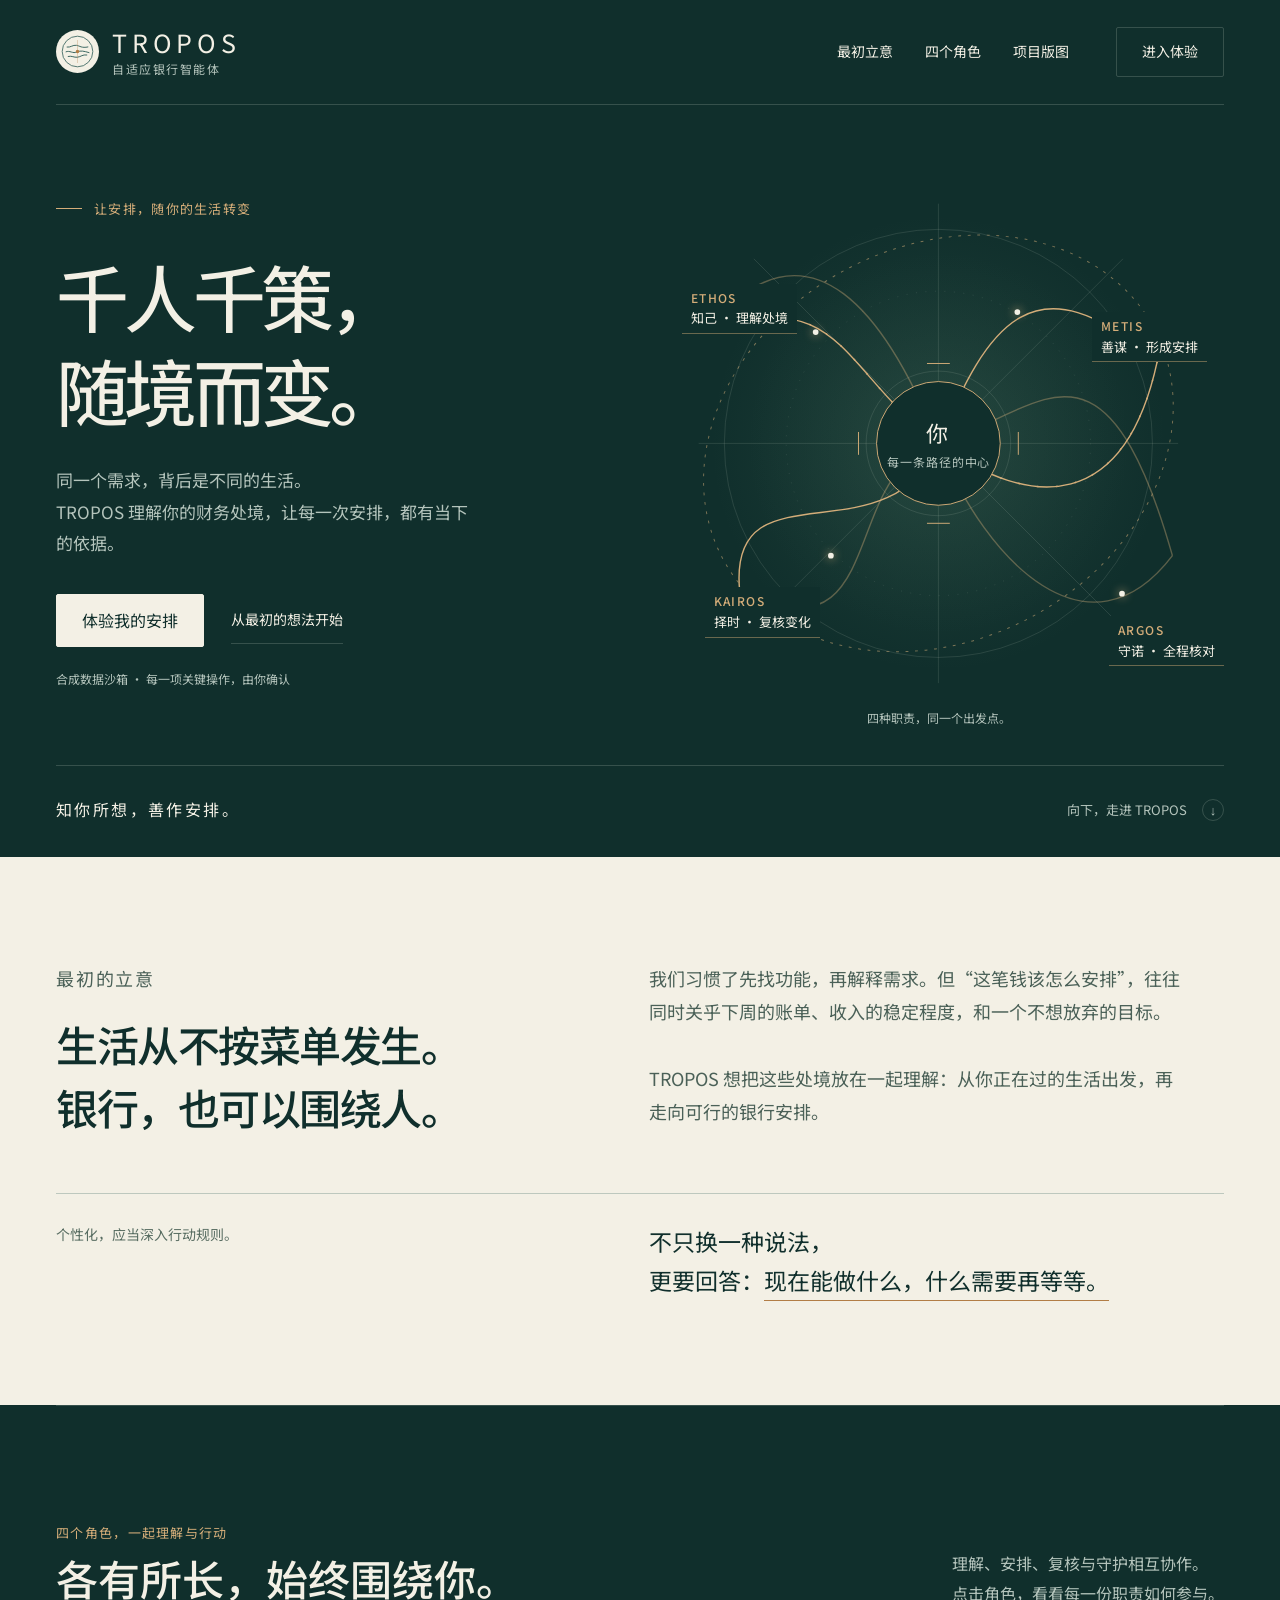
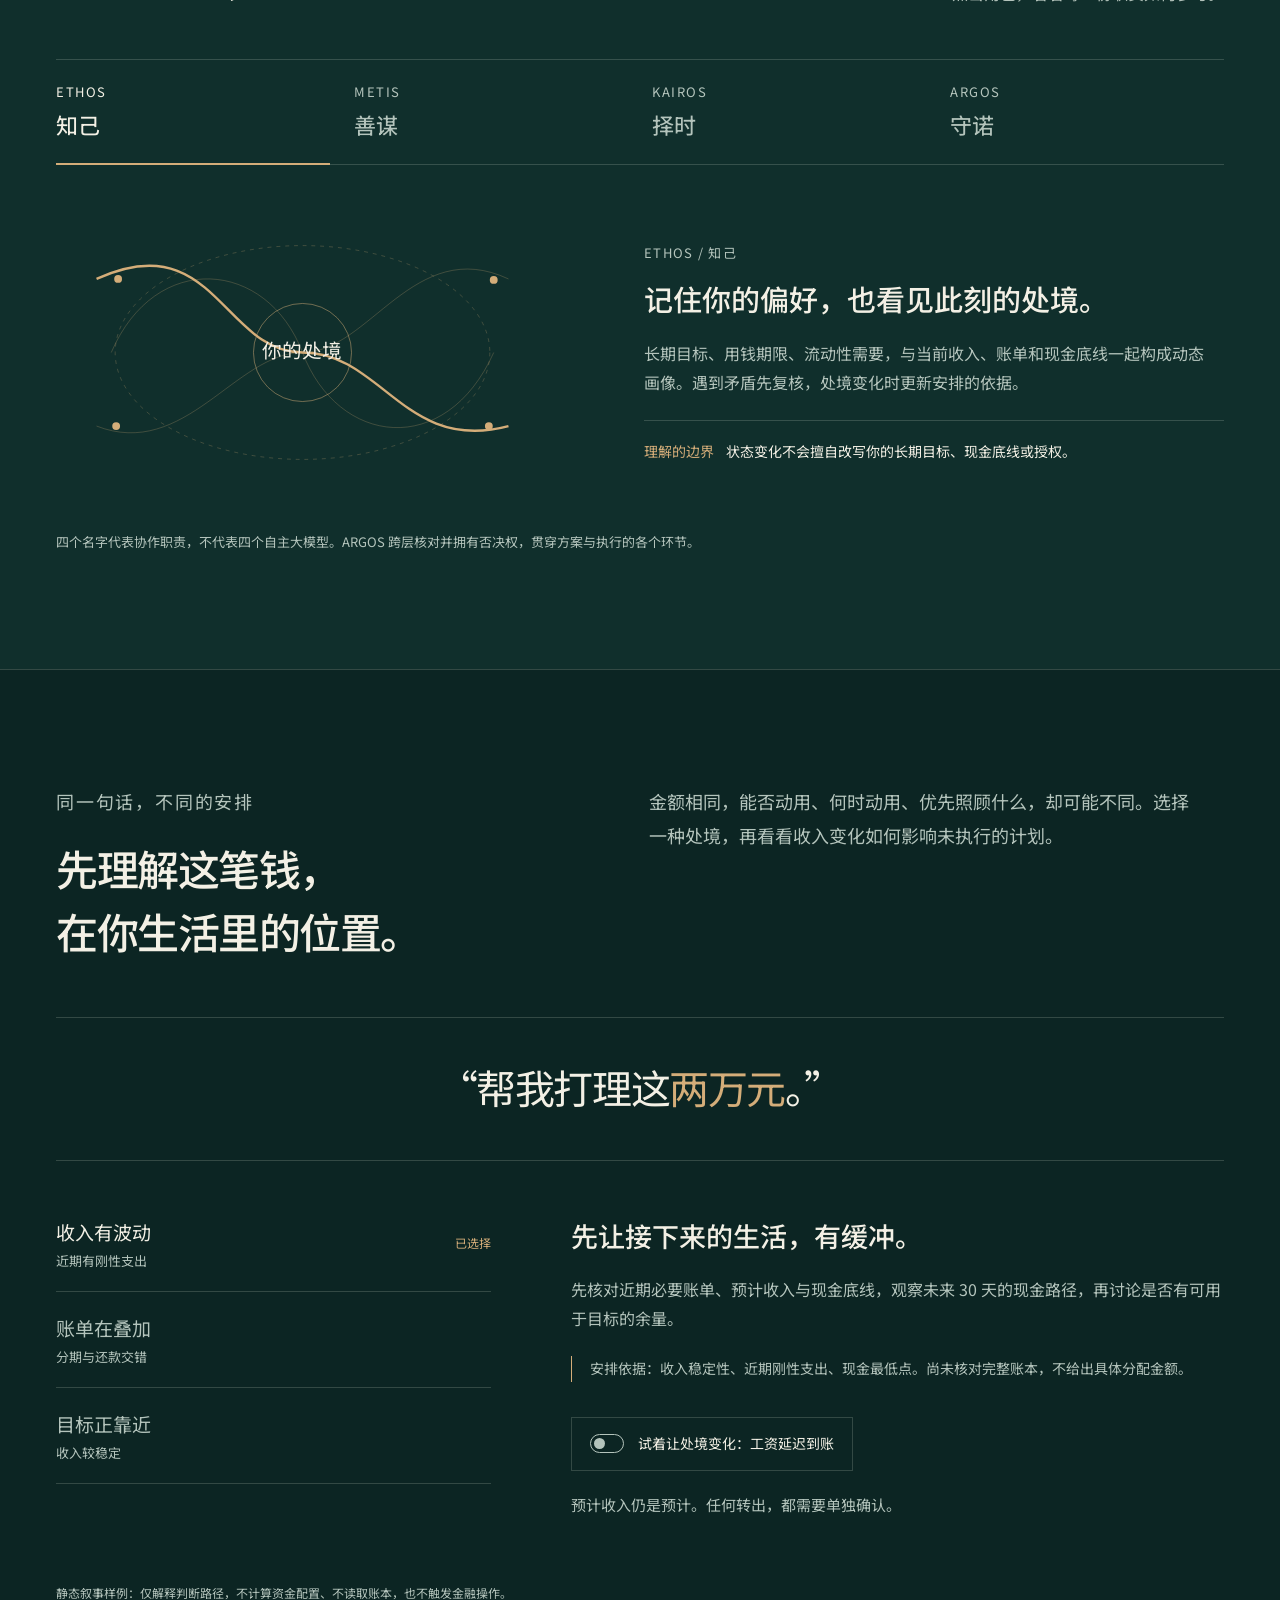
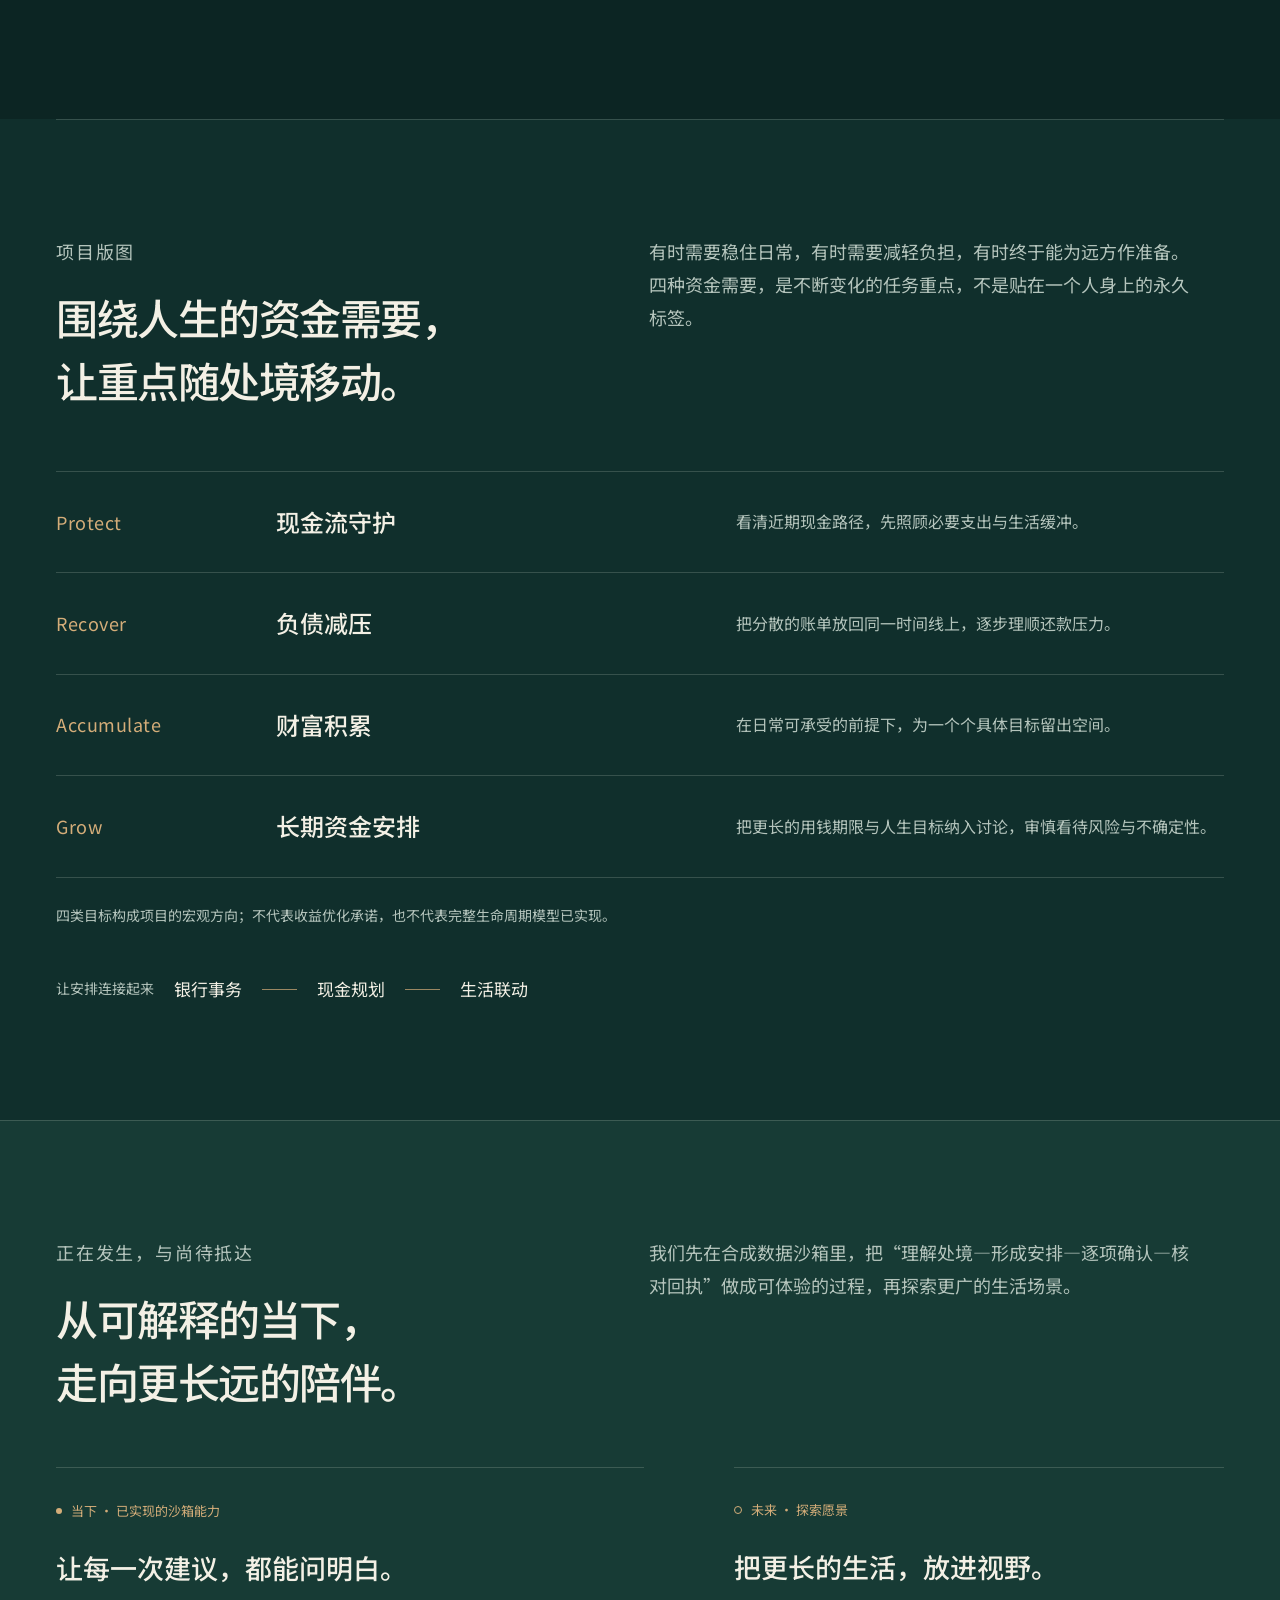
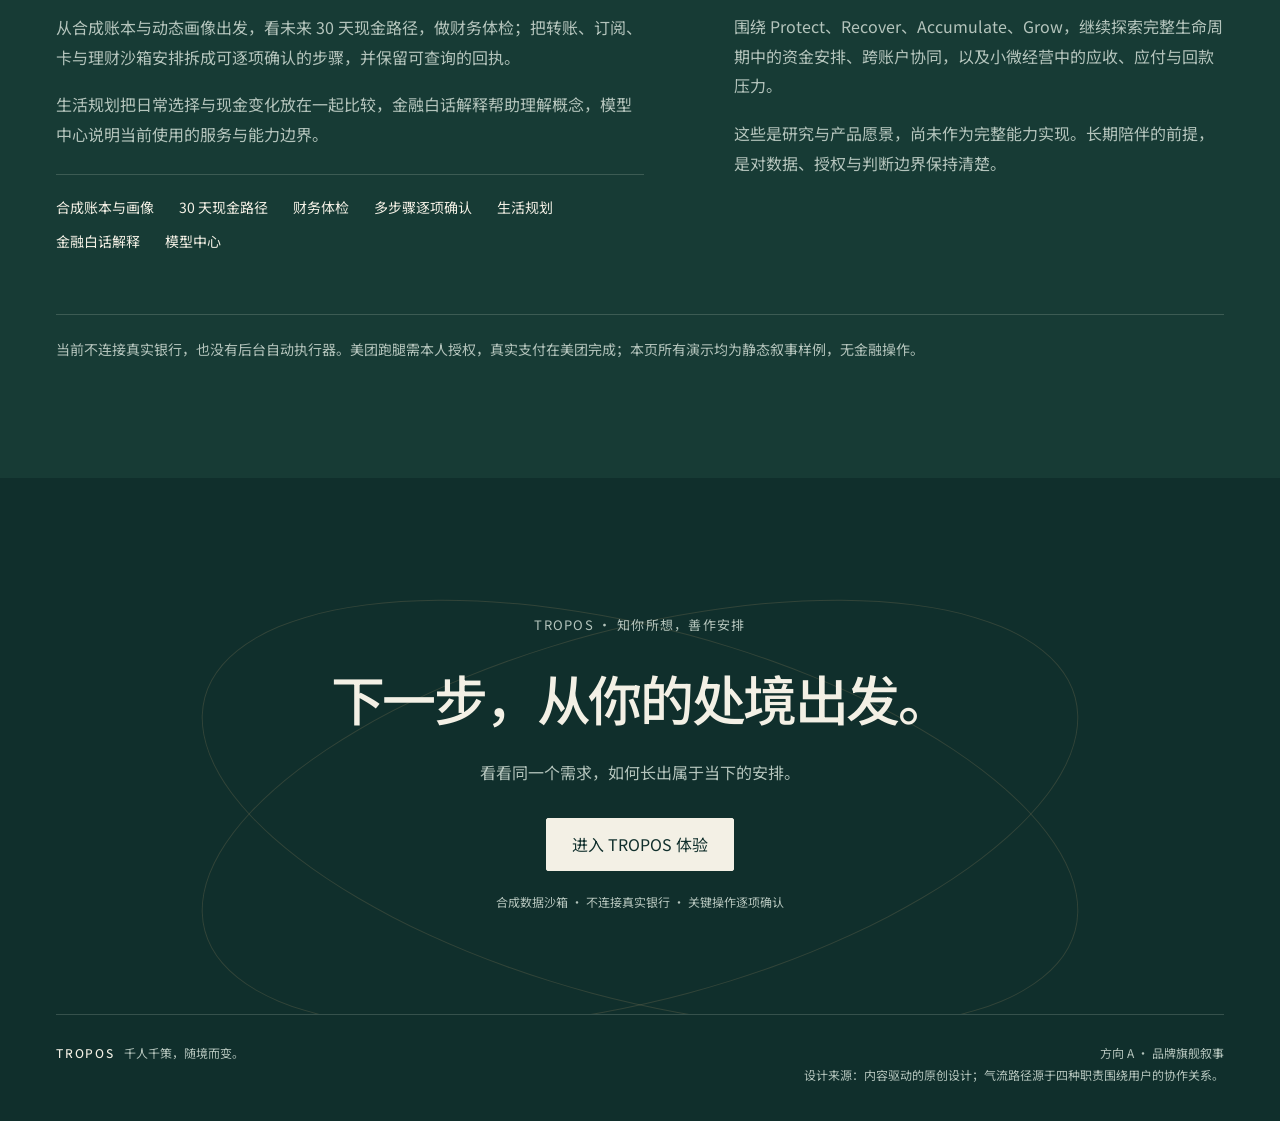
<file: design-demos/tropos-home/dir-1.html>
<!doctype html><html lang="zh-CN">
<head>
<meta charset="utf-8"><meta name="viewport" content="width=device-width,initial-scale=1">
<meta name="theme-color" content="#102f2c">
<meta name="description" content="TROPOS：基于动态金融画像与四引擎协同的自适应银行智能体。千人千策，随境而变。">
<title>TROPOS · 千人千策，随境而变。</title>
<style>
@font-face{font-family:Tropos;src:url('../../assets/fonts/noto-sans-sc-ui.woff2') format('woff2');font-weight:100 900;font-display:swap}
:root{--ink:#102f2c;--deep:#0c2523;--green:#315f5a;--paper:#f3f0e5;--muted:#b4c4bc;--gold:#d4ad79;--line:rgba(218,226,210,.19);--ease:cubic-bezier(.2,.7,.2,1)}
*{box-sizing:border-box}
html{scroll-behavior:smooth;scroll-padding-top:30px}
body{margin:0;background:var(--ink);color:var(--paper);font-family:Tropos,'PingFang SC',sans-serif;font-size:16px;line-height:1.85;-webkit-font-smoothing:antialiased}
a{color:inherit;text-decoration:none}
button{font:inherit;color:inherit;cursor:pointer}
button,a{-webkit-tap-highlight-color:transparent}
button:focus-visible,a:focus-visible{outline:2px solid var(--gold);outline-offset:6px}
button{min-height:44px}
a.button{min-height:48px;display:inline-flex;align-items:center;justify-content:center}
::selection{color:var(--deep);background:var(--gold)}
h1,h2,h3,p{margin:0}
h1,h2,h3{font-weight:500}
button{border:0}
svg{display:block;width:100%;height:auto}
.wrap{width:min(1280px,calc(100% - 112px));margin-inline:auto}
.muted{color:var(--muted)}
.gold{color:var(--gold)}
.eyebrow{font-size:13px;letter-spacing:.1em;color:var(--gold)}
.button{border:1px solid var(--line);padding:11px 25px;border-radius:2px;transition:background .2s,color .2s,border-color .2s}
.button:hover{border-color:var(--gold);background:rgba(212,173,121,.08)}
.button.primary{background:var(--paper);border-color:var(--paper);color:var(--ink)}
.button.primary:hover{background:var(--gold);border-color:var(--gold)}
header{height:105px;display:flex;align-items:center;justify-content:space-between;border-bottom:1px solid var(--line);gap:24px}
.brand{display:flex;align-items:center;gap:13px}
.mark{width:43px;height:43px;padding:4px;background:var(--paper);border-radius:50%}
.wordmark{font-size:25px;letter-spacing:.19em;line-height:1.2}
.brand small{display:block;font-size:12px;letter-spacing:.13em;color:var(--muted);margin-top:5px}
nav{display:flex;gap:32px;align-items:center}
nav>a{font-size:14px;min-height:44px;display:flex;align-items:center}
nav>a:hover{color:var(--gold)}
nav .button{margin-left:15px}
.hero{position:relative;isolation:isolate}
.hero-layout{display:grid;grid-template-columns:1.02fr 1fr;align-items:center;gap:15px;min-height:660px;padding:52px 0 35px}
.hero-copy{position:relative;z-index:1}
.hero .eyebrow{display:flex;align-items:center;gap:12px;margin-bottom:27px}
.hero .eyebrow:before{content:'';width:26px;height:1px;background:var(--gold)}
h1{font-size:clamp(50px,5.7vw,82px);letter-spacing:-.065em;line-height:1.3;font-weight:450;white-space:nowrap}
.hero-intro{margin-top:27px;color:var(--muted);max-width:425px;font-size:17px}
.hero-actions{display:flex;align-items:center;gap:27px;margin-top:35px}
.text-link{display:inline-flex;align-items:center;min-height:48px;font-size:14px;border-bottom:1px solid var(--line)}
.hero-note{margin-top:21px;font-size:12px;color:var(--muted)}
.orbit{position:relative;aspect-ratio:1/1;min-width:0}
.orbit:before{content:'';position:absolute;inset:15%;border-radius:50%;background:radial-gradient(ellipse,rgba(84,133,111,.13),transparent 68%);z-index:-1}
.orbit svg{height:100%}
.orbit .guide{fill:none;stroke:var(--line);stroke-width:.7}
.orbit .flow{fill:none;stroke:var(--gold);stroke-width:1.5}
.orbit .soft{opacity:.38}
.orbit .particle{fill:var(--paper);filter:drop-shadow(0 0 5px #d4ad79)}
.orbit .guard{fill:none;stroke:var(--gold);stroke-width:1;stroke-dasharray:3 7;opacity:.55}
.orbit .center{fill:var(--ink);stroke:var(--gold);stroke-width:1}
.orbit-label{position:absolute;text-align:left;background:var(--ink);padding:4px 9px;border-bottom:1px solid rgba(212,173,121,.45);font-size:13px;line-height:1.65;transition:color .2s,background .2s}
.orbit-label:hover{background:#23433c;color:var(--gold)}
.orbit-label strong{display:block;font-weight:500;letter-spacing:.12em;font-size:12px;color:var(--gold)}
.orbit-label.ethos{left:5%;top:22%}
.orbit-label.metis{right:3%;top:27%}
.orbit-label.kairos{left:9%;bottom:16%}
.orbit-label.argos{right:0;bottom:11%}
.orbit-user{position:absolute;left:50%;top:50%;transform:translate(-50%,-50%);text-align:center;font-size:22px;letter-spacing:.15em;line-height:1.7;pointer-events:none}
.orbit-user small{display:block;color:var(--muted);font-size:12px;letter-spacing:.08em}
.orbit-caption{position:absolute;left:50%;bottom:0;transform:translateX(-50%);font-size:12px;white-space:nowrap;color:var(--muted)}
.hero-bottom{display:flex;justify-content:space-between;align-items:center;border-top:1px solid var(--line);padding:22px 0 25px;font-size:13px;color:var(--muted)}
.hero-bottom .signature{color:var(--paper);font-size:16px;letter-spacing:.15em}
.hero-bottom a{min-height:44px;display:flex;align-items:center;gap:15px}
.down{width:22px;height:22px;border:1px solid var(--line);border-radius:50%;display:inline-flex;align-items:center;justify-content:center}
.section{padding:115px 0;border-top:1px solid var(--line)}
.section-heading{display:grid;grid-template-columns:1fr 1.1fr;gap:70px;align-items:start}
.section-heading h2{font-size:42px;line-height:1.5;letter-spacing:-.035em}
.section-heading p{max-width:540px;color:var(--muted);font-size:18px}
.section-heading .eyebrow{margin-bottom:17px}
.why{background:var(--paper);color:var(--ink);padding:105px 0}
.why .eyebrow{color:#80572f}
.why .section-heading p{color:#4b6158}
.why-line{margin-top:55px;padding-top:28px;border-top:1px solid #bdc8be;display:grid;grid-template-columns:1fr 1.1fr;gap:70px}
.why-line span{font-size:14px;color:#586d62}
.why-line p{font-size:23px;line-height:1.7}
.why-line em{font-style:normal;border-bottom:1px solid #b27d45;padding-bottom:3px}
.roles-head{display:flex;justify-content:space-between;gap:40px;align-items:end;margin-bottom:50px}
.roles-head h2{font-size:42px;line-height:1.5}
.roles-head>p{max-width:370px;color:var(--muted)}
.role-tabs{display:grid;grid-template-columns:repeat(4,1fr);border-top:1px solid var(--line);border-bottom:1px solid var(--line);gap:24px}
.role-tab{position:relative;text-align:left;background:none;padding:20px 0;color:var(--muted)}
.role-tab:after{content:'';position:absolute;bottom:-1px;left:0;right:0;height:2px;background:var(--gold);transform:scaleX(0);transform-origin:left;transition:transform .3s}
.role-tab[aria-selected=true]{color:var(--paper)}
.role-tab[aria-selected=true]:after{transform:scaleX(1)}
.role-tab span{font-size:13px;letter-spacing:.12em;display:block}
.role-tab b{font-size:22px;font-weight:450}
.role-body{display:grid;grid-template-columns:.85fr 1fr;gap:95px;align-items:center;padding-top:45px;min-height:330px}
.role-art{position:relative}
.role-art svg{max-height:255px}
.role-art .role-line{transition:opacity .4s,stroke-width .4s;opacity:.25}
.role-art .role-line.active{opacity:1;stroke-width:2.4}
.role-panel .eyebrow{margin-bottom:12px}
.role-panel h3{font-size:29px;line-height:1.5;margin-bottom:18px}
.role-panel p{color:var(--muted);max-width:560px}
.role-detail{border-top:1px solid var(--line);padding-top:18px;margin-top:22px;font-size:14px}
.role-detail strong{color:var(--gold);font-weight:400;margin-right:12px}
.roles-footnote{font-size:13px;color:var(--muted);margin-top:35px}
.scenario{background:var(--deep)}
.scenario .section-heading{margin-bottom:55px}
.quote{font-size:40px;letter-spacing:-.035em;padding:32px 0 36px;border-top:1px solid var(--line);border-bottom:1px solid var(--line);text-align:center}
.quote span{color:var(--gold)}
.scenario-layout{display:grid;grid-template-columns:.8fr 1.2fr;gap:80px;margin-top:35px}
.profile-tabs{display:flex;flex-direction:column}
.profile-tab{background:none;text-align:left;border-bottom:1px solid var(--line);padding:18px 0;color:var(--muted);display:flex;align-items:center;justify-content:space-between;gap:12px}
.profile-tab[aria-selected=true]{color:var(--paper)}
.profile-tab[aria-selected=true]:after{content:'已选择';font-size:12px;color:var(--gold);white-space:nowrap}
.profile-tab b{font-size:19px;font-weight:400}
.profile-tab small{display:block;font-size:13px;color:var(--muted)}
.scenario-output{padding-top:15px}
.scenario-output h3{font-size:27px;margin-bottom:14px}
.scenario-output p{color:var(--muted)}
.reason{font-size:14px;margin-top:22px;padding-left:18px;border-left:1px solid var(--gold)}
.salary-toggle{margin-top:35px;display:flex;align-items:center;gap:14px;background:transparent;border:1px solid var(--line);padding:13px 18px;font-size:14px;text-align:left}
.switch{position:relative;width:34px;height:19px;border:1px solid var(--muted);border-radius:20px;flex-shrink:0}
.switch:before{content:'';position:absolute;width:11px;height:11px;border-radius:50%;left:3px;top:3px;background:var(--muted);transition:transform .2s}
.salary-toggle[aria-pressed=true] .switch{border-color:var(--gold)}
.salary-toggle[aria-pressed=true] .switch:before{transform:translateX(15px);background:var(--gold)}
.event-result{margin-top:20px;font-size:15px;color:var(--gold);min-height:56px}
.scenario-note{font-size:12px;color:var(--muted);margin-top:35px}
.needs{margin-top:60px}
.need-row{display:grid;grid-template-columns:185px 1fr 1.15fr;gap:35px;border-top:1px solid var(--line);padding:28px 0;align-items:center}
.need-row:last-child{border-bottom:1px solid var(--line)}
.need-row .en{font-size:18px;color:var(--gold);letter-spacing:.03em}
.need-row h3{font-size:24px}
.need-row p{color:var(--muted)}
.needs-note{margin-top:25px;font-size:14px;color:var(--muted)}
.territory{display:flex;gap:20px;align-items:center;flex-wrap:wrap;margin-top:45px}
.territory span{font-size:14px;color:var(--muted)}
.territory b{font-size:17px;font-weight:400}
.territory i{width:35px;height:1px;background:var(--gold);opacity:.7}
.boundaries{background:#173b35}
.boundary-layout{display:grid;grid-template-columns:1.2fr 1fr;gap:90px;margin-top:55px}
.boundary-column{border-top:1px solid var(--line);padding-top:25px}
.status{display:inline-flex;align-items:center;gap:9px;font-size:13px;color:var(--gold);margin-bottom:20px}
.status:before{content:'';width:6px;height:6px;border-radius:50%;background:var(--gold)}
.status.future:before{background:none;border:1px solid var(--gold)}
.boundary-column h3{font-size:27px;margin-bottom:20px}
.boundary-column p{color:var(--muted);margin-bottom:18px}
.capabilities{display:flex;flex-wrap:wrap;gap:9px 25px;border-top:1px solid var(--line);padding-top:20px;margin:24px 0;font-size:14px;color:var(--paper)}
.boundary-note{font-size:14px;color:var(--muted);border-top:1px solid var(--line);padding-top:22px;margin-top:35px}
.closing{position:relative;text-align:center;padding:115px 0 100px;overflow:hidden}
.closing:before,.closing:after{content:'';position:absolute;width:900px;height:370px;border:1px solid rgba(212,173,121,.17);border-radius:50%;left:50%;top:28%;transform:translateX(-50%) rotate(-15deg);pointer-events:none}
.closing:after{transform:translateX(-50%) rotate(15deg)}
.closing>*{position:relative;z-index:1}
.closing h2{font-size:54px;line-height:1.5;letter-spacing:-.045em}
.closing p{color:var(--muted);margin:20px auto 30px}
.closing .eyebrow{margin-bottom:20px}
.closing small{display:block;color:var(--muted);font-size:12px;margin-top:20px}
footer{display:flex;justify-content:space-between;gap:25px;border-top:1px solid var(--line);padding:27px 0 35px;color:var(--muted);font-size:12px}
footer b{font-weight:450;color:var(--paper);letter-spacing:.15em}
footer span:last-child{text-align:right}
@keyframes drift{from{stroke-dashoffset:0}
to{stroke-dashoffset:-80}
}
.moving{stroke-dasharray:2 18;animation:drift 20s linear infinite}
@media(min-width:1600px){.hero-layout{min-height:740px}
}
@media(max-width:1000px){.wrap{width:calc(100% - 64px)}
nav{gap:22px}
.hero-layout{min-height:580px}
h1{font-size:clamp(40px,5.7vw,65px)}
.hero-intro{font-size:16px}
.hero-actions{gap:20px}
.section-heading,.why-line{gap:35px}
.section-heading h2,.roles-head h2{font-size:34px}
.role-body{gap:40px}
.scenario-layout{gap:40px}
.need-row{grid-template-columns:135px 1fr 1.2fr;gap:20px}
.boundary-layout{gap:40px}
}
@media(max-width:720px){.wrap{width:calc(100% - 40px)}
header{height:83px}
.mark{width:36px;height:36px}
.wordmark{font-size:21px}
.brand small{font-size:12px}
nav>a:not(.button){display:none}
nav .button{font-size:13px;padding:7px 14px;margin:0}
.hero-layout{grid-template-columns:1fr;gap:15px;padding-top:48px}
.hero .eyebrow{font-size:12px;margin-bottom:21px}
h1{font-size:clamp(40px,10.9vw,66px);line-height:1.3;letter-spacing:-.055em}
.hero-intro{max-width:460px;margin-top:21px}
.hero-actions{margin-top:26px;gap:25px}
.hero-note{margin-top:15px}
.orbit{width:min(100%,460px);margin:0 auto 12px}
.orbit-label{font-size:13px;padding:3px 6px}
.orbit-label.ethos{left:0;top:19%}
.orbit-label.metis{right:0;top:25%}
.orbit-label.kairos{left:1%;bottom:17%}
.orbit-label.argos{right:0;bottom:10%}
.orbit-user{font-size:19px}
.orbit-caption{bottom:-3px}
.hero-bottom{padding:18px 0;font-size:12px;gap:10px}
.hero-bottom .signature{font-size:14px;letter-spacing:.05em}
.section{padding:72px 0}
.section-heading,.why-line{grid-template-columns:1fr;gap:25px}
.section-heading h2,.roles-head h2{font-size:32px}
.section-heading p{font-size:16px}
.why{padding:70px 0}
.why-line{margin-top:35px;gap:12px}
.why-line p{font-size:21px}
.roles-head{display:block;margin-bottom:30px}
.roles-head>p{margin-top:20px}
.role-tabs{gap:12px}
.role-tab span{font-size:12px;letter-spacing:0}
.role-tab b{font-size:20px}
.role-body{grid-template-columns:1fr;gap:25px;padding-top:25px}
.role-art svg{height:190px}
.role-panel h3{font-size:25px}
.role-detail{font-size:14px}
.roles-footnote{font-size:13px}
.quote{font-size:25px;text-align:left;padding:25px 0}
.scenario .section-heading{margin-bottom:30px}
.scenario-layout{grid-template-columns:1fr;gap:25px;margin-top:15px}
.profile-tabs{flex-direction:row;gap:15px}
.profile-tab{flex:1;align-items:start;display:block;padding:15px 0}
.profile-tab b{font-size:17px}
.profile-tab small{font-size:12px}
.profile-tab[aria-selected=true]{border-color:var(--gold)}
.profile-tab[aria-selected=true]:after{display:none}
.scenario-output{padding-top:0}
.scenario-output h3{font-size:25px}
.salary-toggle{margin-top:25px}
.event-result{min-height:0}
.needs{margin-top:35px}
.need-row{grid-template-columns:1fr 1fr;gap:8px 10px;padding:24px 0}
.need-row .en{font-size:15px}
.need-row h3{font-size:22px}
.need-row p{grid-column:1/-1;font-size:16px}
.territory{gap:14px}
.territory span{flex-basis:100%}
.territory b{font-size:16px}
.territory i{width:16px}
.boundary-layout{grid-template-columns:1fr;gap:35px;margin-top:35px}
.boundary-column h3{font-size:25px}
.closing{padding:80px 20px}
.closing h2{font-size:36px}
.closing p{font-size:16px}
.closing:before,.closing:after{width:650px}
footer{flex-direction:column;gap:10px}
footer span:last-child{text-align:left}
}
@media(prefers-reduced-motion:reduce){html{scroll-behavior:auto}
*,*:before,*:after{animation:none!important;transition:none!important}
}
</style>
</head><body>
<header class="wrap">
  <a class="brand" href="#top" aria-label="TROPOS 首页"><img class="mark" src="[data-uri]" alt=""><span class="wordmark">TROPOS<small>自适应银行智能体</small></span></a>
  <nav aria-label="主导航"><a href="#origin">最初立意</a><a href="#roles">四个角色</a><a href="#horizon">项目版图</a><a class="button" href="http://127.0.0.1:8765/demo.html">进入体验</a></nav>
</header>
<main id="top">
<section class="hero wrap" aria-labelledby="hero-title">
  <div class="hero-layout">
    <div class="hero-copy">
      <p class="eyebrow">让安排，随你的生活转变</p>
      <h1 id="hero-title">千人千策，<br>随境而变。</h1>
      <p class="hero-intro">同一个需求，背后是不同的生活。<br>TROPOS 理解你的财务处境，让每一次安排，都有当下的依据。</p>
      <div class="hero-actions"><a class="button primary" href="http://127.0.0.1:8765/demo.html">体验我的安排</a><a class="text-link" href="#origin">从最初的想法开始</a></div>
      <p class="hero-note">合成数据沙箱 · 每一项关键操作，由你确认</p>
    </div>
    <div class="orbit" aria-label="四角色围绕用户协作：知己、善谋、择时，守诺贯穿各环节">
      <svg viewBox="0 0 600 600" aria-hidden="true">
        <defs><radialGradient id="halo"><stop stop-color="#70977c" stop-opacity=".16"/><stop offset="1" stop-color="#70977c" stop-opacity="0"/></radialGradient></defs>
        <circle cx="300" cy="300" r="240" fill="url(#halo)"/>
        <circle class="guide" cx="300" cy="300" r="225"/><circle class="guide" cx="300" cy="300" r="160" stroke-dasharray="1 9"/>
        <path class="guide" d="M300 48V552M48 300H552"/><path class="guide" d="M106 106L494 494M106 494L494 106"/>
        <ellipse class="guard" cx="300" cy="300" rx="257" ry="207" transform="rotate(-28 300 300)"/>
        <path class="flow soft" d="M56 180C167 48 249 173 300 300S459 532 546 418"/>
        <path class="flow" d="M67 183C196 131 201 228 300 300S496 370 530 214"/>
        <path class="flow" d="M91 454C79 318 248 426 300 300S400 102 530 214"/>
        <path class="flow soft" d="M100 461C249 524 195 332 300 300S473 162 546 418"/>
        <path class="flow moving" d="M67 183C196 131 201 228 300 300S496 370 530 214"/>
        <circle class="particle" cx="171" cy="183" r="3"/><circle class="particle" cx="383" cy="162" r="3"/><circle class="particle" cx="187" cy="418" r="3"/><circle class="particle" cx="493" cy="458" r="3"/>
        <circle class="center" cx="300" cy="300" r="65"/><circle class="guide" cx="300" cy="300" r="76"/>
        <path d="M288 216h24M288 384h24M216 288v24M384 288v24" stroke="#d4ad79" stroke-width="1"/>
      </svg>
      <button class="orbit-label ethos" data-role="ethos"><strong>ETHOS</strong>知己 · 理解处境</button>
      <button class="orbit-label metis" data-role="metis"><strong>METIS</strong>善谋 · 形成安排</button>
      <button class="orbit-label kairos" data-role="kairos"><strong>KAIROS</strong>择时 · 复核变化</button>
      <button class="orbit-label argos" data-role="argos"><strong>ARGOS</strong>守诺 · 全程核对</button>
      <div class="orbit-user">你<small>每一条路径的中心</small></div>
      <p class="orbit-caption">四种职责，同一个出发点。</p>
    </div>
  </div>
  <div class="hero-bottom"><span class="signature">知你所想，善作安排。</span><a href="#origin">向下，走进 TROPOS <span class="down" aria-hidden="true">↓</span></a></div>
</section>
<section class="why" id="origin" aria-labelledby="origin-title">
  <div class="wrap">
    <div class="section-heading"><div><p class="eyebrow">最初的立意</p><h2 id="origin-title">生活从不按菜单发生。<br>银行，也可以围绕人。</h2></div><p>我们习惯了先找功能，再解释需求。但“这笔钱该怎么安排”，往往同时关乎下周的账单、收入的稳定程度，和一个不想放弃的目标。<br><br>TROPOS 想把这些处境放在一起理解：从你正在过的生活出发，再走向可行的银行安排。</p></div>
    <div class="why-line"><span>个性化，应当深入行动规则。</span><p>不只换一种说法，<br>更要回答：<em>现在能做什么，什么需要再等等。</em></p></div>
  </div>
</section>
<section class="section wrap" id="roles" aria-labelledby="roles-title">
  <div class="roles-head"><div><p class="eyebrow">四个角色，一起理解与行动</p><h2 id="roles-title">各有所长，始终围绕你。</h2></div><p>理解、安排、复核与守护相互协作。<br>点击角色，看看每一份职责如何参与。</p></div>
  <div class="role-tabs" role="tablist" aria-label="四角色职责">
    <button class="role-tab" id="tab-ethos" role="tab" aria-selected="true" aria-controls="role-panel" data-role="ethos"><span>ETHOS</span><b>知己</b></button>
    <button class="role-tab" id="tab-metis" role="tab" aria-selected="false" aria-controls="role-panel" tabindex="-1" data-role="metis"><span>METIS</span><b>善谋</b></button>
    <button class="role-tab" id="tab-kairos" role="tab" aria-selected="false" aria-controls="role-panel" tabindex="-1" data-role="kairos"><span>KAIROS</span><b>择时</b></button>
    <button class="role-tab" id="tab-argos" role="tab" aria-selected="false" aria-controls="role-panel" tabindex="-1" data-role="argos"><span>ARGOS</span><b>守诺</b></button>
  </div>
  <div class="role-body">
    <div class="role-art" aria-hidden="true"><svg viewBox="0 0 460 260">
      <circle cx="230" cy="130" r="50" fill="none" stroke="#d4ad79" stroke-opacity=".5"/>
      <path class="role-line active" data-line="ethos" d="M20 55C140 0 149 130 230 130S334 233 440 205" fill="none" stroke="#d4ad79"/>
      <path class="role-line" data-line="metis" d="M20 205C110 240 162 130 230 130S344 10 440 55" fill="none" stroke="#d4ad79"/>
      <path class="role-line" data-line="kairos" d="M35 130C80 25 194 35 230 130S376 239 425 130" fill="none" stroke="#d4ad79"/>
      <ellipse class="role-line" data-line="argos" cx="230" cy="130" rx="191" ry="109" fill="none" stroke="#d4ad79" stroke-dasharray="4 5"/>
      <text x="230" y="136" fill="#f3f0e5" font-size="20" text-anchor="middle" font-family="Tropos,sans-serif">你的处境</text>
      <circle cx="42" cy="55" r="4" fill="#d4ad79"/><circle cx="425" cy="56" r="4" fill="#d4ad79"/><circle cx="40" cy="205" r="4" fill="#d4ad79"/><circle cx="420" cy="205" r="4" fill="#d4ad79"/>
    </svg></div>
    <div class="role-panel" id="role-panel" role="tabpanel" aria-labelledby="tab-ethos" tabindex="0" aria-live="polite">
      <p class="eyebrow" id="role-kicker">ETHOS / 知己</p><h3 id="role-title">记住你的偏好，也看见此刻的处境。</h3>
      <p id="role-description">长期目标、用钱期限、流动性需要，与当前收入、账单和现金底线一起构成动态画像。遇到矛盾先复核，处境变化时更新安排的依据。</p>
      <div class="role-detail"><strong id="role-detail-label">理解的边界</strong><span id="role-detail">状态变化不会擅自改写你的长期目标、现金底线或授权。</span></div>
    </div>
  </div>
  <p class="roles-footnote">四个名字代表协作职责，不代表四个自主大模型。ARGOS 跨层核对并拥有否决权，贯穿方案与执行的各个环节。</p>
</section>
<section class="section scenario" id="situations" aria-labelledby="scenario-title">
  <div class="wrap">
    <div class="section-heading"><div><p class="eyebrow">同一句话，不同的安排</p><h2 id="scenario-title">先理解这笔钱，<br>在你生活里的位置。</h2></div><p>金额相同，能否动用、何时动用、优先照顾什么，却可能不同。选择一种处境，再看看收入变化如何影响未执行的计划。</p></div>
    <p class="quote">“帮我打理这<span>两万元</span>。”</p>
    <div class="scenario-layout">
      <div class="profile-tabs" role="tablist" aria-label="选择财务处境" aria-orientation="vertical">
        <button class="profile-tab" id="profile-flex" role="tab" aria-controls="scenario-panel" aria-selected="true" data-profile="flex"><span><b>收入有波动</b><small>近期有刚性支出</small></span></button>
        <button class="profile-tab" id="profile-debt" role="tab" aria-controls="scenario-panel" aria-selected="false" tabindex="-1" data-profile="debt"><span><b>账单在叠加</b><small>分期与还款交错</small></span></button>
        <button class="profile-tab" id="profile-goal" role="tab" aria-controls="scenario-panel" aria-selected="false" tabindex="-1" data-profile="goal"><span><b>目标正靠近</b><small>收入较稳定</small></span></button>
      </div>
      <div class="scenario-output" id="scenario-panel" role="tabpanel" aria-labelledby="profile-flex" tabindex="0" aria-live="polite">
        <h3 id="scenario-heading">先让接下来的生活，有缓冲。</h3><p id="scenario-copy">先核对近期必要账单、预计收入与现金底线，观察未来 30 天的现金路径，再讨论是否有可用于目标的余量。</p>
        <p class="reason" id="scenario-reason">安排依据：收入稳定性、近期刚性支出、现金最低点。尚未核对完整账本，不给出具体分配金额。</p>
        <button class="salary-toggle" aria-pressed="false" id="salary-toggle"><span class="switch" aria-hidden="true"></span><span>试着让处境变化：工资延迟到账</span></button>
        <p class="event-result" id="event-result">预计收入仍是预计。任何转出，都需要单独确认。</p>
      </div>
    </div>
    <p class="scenario-note">静态叙事样例：仅解释判断路径，不计算资金配置、不读取账本，也不触发金融操作。</p>
  </div>
</section>
<section class="section wrap" id="horizon" aria-labelledby="horizon-title">
  <div class="section-heading"><div><p class="eyebrow">项目版图</p><h2 id="horizon-title">围绕人生的资金需要，<br>让重点随处境移动。</h2></div><p>有时需要稳住日常，有时需要减轻负担，有时终于能为远方作准备。四种资金需要，是不断变化的任务重点，不是贴在一个人身上的永久标签。</p></div>
  <div class="needs">
    <article class="need-row"><span class="en">Protect</span><h3>现金流守护</h3><p>看清近期现金路径，先照顾必要支出与生活缓冲。</p></article>
    <article class="need-row"><span class="en">Recover</span><h3>负债减压</h3><p>把分散的账单放回同一时间线上，逐步理顺还款压力。</p></article>
    <article class="need-row"><span class="en">Accumulate</span><h3>财富积累</h3><p>在日常可承受的前提下，为一个个具体目标留出空间。</p></article>
    <article class="need-row"><span class="en">Grow</span><h3>长期资金安排</h3><p>把更长的用钱期限与人生目标纳入讨论，审慎看待风险与不确定性。</p></article>
  </div>
  <p class="needs-note">四类目标构成项目的宏观方向；不代表收益优化承诺，也不代表完整生命周期模型已实现。</p>
  <div class="territory"><span>让安排连接起来</span><b>银行事务</b><i aria-hidden="true"></i><b>现金规划</b><i aria-hidden="true"></i><b>生活联动</b></div>
</section>
<section class="section boundaries" id="progress" aria-labelledby="progress-title">
  <div class="wrap">
    <div class="section-heading"><div><p class="eyebrow">正在发生，与尚待抵达</p><h2 id="progress-title">从可解释的当下，<br>走向更长远的陪伴。</h2></div><p>我们先在合成数据沙箱里，把“理解处境—形成安排—逐项确认—核对回执”做成可体验的过程，再探索更广的生活场景。</p></div>
    <div class="boundary-layout">
      <div class="boundary-column"><span class="status">当下 · 已实现的沙箱能力</span><h3>让每一次建议，都能问明白。</h3><p>从合成账本与动态画像出发，看未来 30 天现金路径，做财务体检；把转账、订阅、卡与理财沙箱安排拆成可逐项确认的步骤，并保留可查询的回执。</p><p>生活规划把日常选择与现金变化放在一起比较，金融白话解释帮助理解概念，模型中心说明当前使用的服务与能力边界。</p><div class="capabilities"><span>合成账本与画像</span><span>30 天现金路径</span><span>财务体检</span><span>多步骤逐项确认</span><span>生活规划</span><span>金融白话解释</span><span>模型中心</span></div></div>
      <div class="boundary-column"><span class="status future">未来 · 探索愿景</span><h3>把更长的生活，放进视野。</h3><p>围绕 Protect、Recover、Accumulate、Grow，继续探索完整生命周期中的资金安排、跨账户协同，以及小微经营中的应收、应付与回款压力。</p><p>这些是研究与产品愿景，尚未作为完整能力实现。长期陪伴的前提，是对数据、授权与判断边界保持清楚。</p></div>
    </div>
    <p class="boundary-note">当前不连接真实银行，也没有后台自动执行器。美团跑腿需本人授权，真实支付在美团完成；本页所有演示均为静态叙事样例，无金融操作。</p>
  </div>
</section>
<section class="closing" aria-labelledby="closing-title">
  <p class="eyebrow">TROPOS · 知你所想，善作安排</p><h2 id="closing-title">下一步，从你的处境出发。</h2><p>看看同一个需求，如何长出属于当下的安排。</p><a class="button primary" href="http://127.0.0.1:8765/demo.html">进入 TROPOS 体验</a><small>合成数据沙箱 · 不连接真实银行 · 关键操作逐项确认</small>
</section>
</main>
<footer class="wrap"><span><b>TROPOS</b> &nbsp; 千人千策，随境而变。</span><span>方向 A · 品牌旗舰叙事<br>设计来源：内容驱动的原创设计；气流路径源于四种职责围绕用户的协作关系。</span></footer>
<script>
'use strict';const roles={
  ethos:{name:'ETHOS / 知己',title:'记住你的偏好，也看见此刻的处境。',description:'长期目标、用钱期限、流动性需要，与当前收入、账单和现金底线一起构成动态画像。遇到矛盾先复核，处境变化时更新安排的依据。',label:'理解的边界',detail:'状态变化不会擅自改写你的长期目标、现金底线或授权。'},
  metis:{name:'METIS / 善谋',title:'把想做的事，放进可行的安排。',description:'在预算、流动性与目标之间作权衡。结合必要账单和未来 30 天现金路径，解释约束、缺口与可选行动；条件不够时，明确指出仍需等待或补充的信息。',label:'安排的边界',detail:'方案只是待确认的安排。模型不能改写金融计算结果，也不能代你确认或执行。'},
  kairos:{name:'KAIROS / 择时',title:'情况变了，先重新检查下一步。',description:'发现工资延期、新增账单等状态变化，复核尚未执行的计划及其依赖条件。需要时重新安排；工资到账后，也要重新生成方案、等待逐项确认。',label:'时机的边界',detail:'发现变化不等于自动执行。预计收入不当作已到账资金，旧授权不会自动延续。'},
  argos:{name:'ARGOS / 守诺',title:'每一层，都守住你确认的边界。',description:'跨层核对授权、金额、对象、方案版本与回执。在生成方案和确认执行等环节检查条件；授权缺失、对象不清或条件变化时，有权否决并停止推进。',label:'守护的方式',detail:'ARGOS 贯穿协作过程，不只是最后一道串行步骤。结果未知时先按原凭证查询，避免重复操作。'}
};
function chooseRole(key,focus=false){
  const data=roles[key];
  document.querySelectorAll('.role-tab').forEach(button=>{const selected=button.dataset.role===key;button.setAttribute('aria-selected',String(selected));button.tabIndex=selected?0:-1;if(selected&&focus)button.focus();});
  document.querySelectorAll('[data-line]').forEach(path=>path.classList.toggle('active',path.dataset.line===key));
  document.getElementById('role-panel').setAttribute('aria-labelledby','tab-'+key);
  for(const [id,value] of Object.entries({'role-kicker':data.name,'role-title':data.title,'role-description':data.description,'role-detail-label':data.label,'role-detail':data.detail}))document.getElementById(id).textContent=value;
}
document.querySelectorAll('[data-role]').forEach(button=>button.addEventListener('click',()=>{chooseRole(button.dataset.role);if(button.classList.contains('orbit-label')){document.getElementById('roles').scrollIntoView({behavior:matchMedia('(prefers-reduced-motion: reduce)').matches?'instant':'smooth'});document.getElementById('tab-'+button.dataset.role).focus({preventScroll:true});}}));
const profiles={
  flex:{title:'先让接下来的生活，有缓冲。',copy:'先核对近期必要账单、预计收入与现金底线，观察未来 30 天的现金路径，再讨论是否有可用于目标的余量。',reason:'收入稳定性、近期刚性支出、现金最低点',delay:'工资延迟后，先重算现金路径、复核待执行计划。若出现缺口，先暂停新增非必要转出，再由你重新确认安排。'},
  debt:{title:'先理顺账单，再讨论下一步。',copy:'先核对分期、还款日期与必要生活费，把偿付压力放回现金时间线，再比较可行安排，不预设应提前偿还的金额。',reason:'债务到期顺序、必要支出、现金底线',delay:'工资延迟后，重新核对还款日前的现金缺口。必要还款不会凭空消失，原计划先复核，调整与执行仍需你确认。'},
  goal:{title:'给目标空间，也给日常余地。',copy:'先明确目标期限，核对必要支出和现金缓冲；在条件允许时讨论目标储蓄安排，不把稳定收入当作无限的风险承受能力。',reason:'目标期限、流动性需要、经确认的偏好',delay:'工资延迟后，先复核目标安排是否影响近期现金。必要时推迟尚未执行的目标转出，待条件明确后重拟方案并重新确认。'}
};
let currentProfile='flex',delayed=false;function renderScenario(){const data=profiles[currentProfile];document.getElementById('scenario-heading').textContent=data.title;document.getElementById('scenario-copy').textContent=data.copy;document.getElementById('scenario-reason').textContent='安排依据：'+data.reason+'。尚未核对完整账本，不给出具体分配金额。';document.getElementById('event-result').textContent=delayed?data.delay:'预计收入仍是预计。任何转出，都需要单独确认。';document.getElementById('salary-toggle').setAttribute('aria-pressed',String(delayed));document.getElementById('scenario-panel').setAttribute('aria-labelledby','profile-'+currentProfile);}
document.querySelectorAll('[data-profile]').forEach(button=>button.addEventListener('click',()=>{currentProfile=button.dataset.profile;document.querySelectorAll('[data-profile]').forEach(tab=>{const selected=tab===button;tab.setAttribute('aria-selected',String(selected));tab.tabIndex=selected?0:-1;});renderScenario();}));
document.getElementById('salary-toggle').addEventListener('click',()=>{delayed=!delayed;renderScenario();});
document.querySelectorAll('[role=tablist]').forEach(list=>list.addEventListener('keydown',event=>{const tabs=[...list.querySelectorAll('[role=tab]')],index=tabs.indexOf(document.activeElement);if(index<0)return;let next;if(['ArrowRight','ArrowDown'].includes(event.key))next=(index+1)%tabs.length;else if(['ArrowLeft','ArrowUp'].includes(event.key))next=(index-1+tabs.length)%tabs.length;else if(event.key==='Home')next=0;else if(event.key==='End')next=tabs.length-1;else return;event.preventDefault();tabs[next].click();tabs[next].focus();}));
</script>
</body></html>
</file>
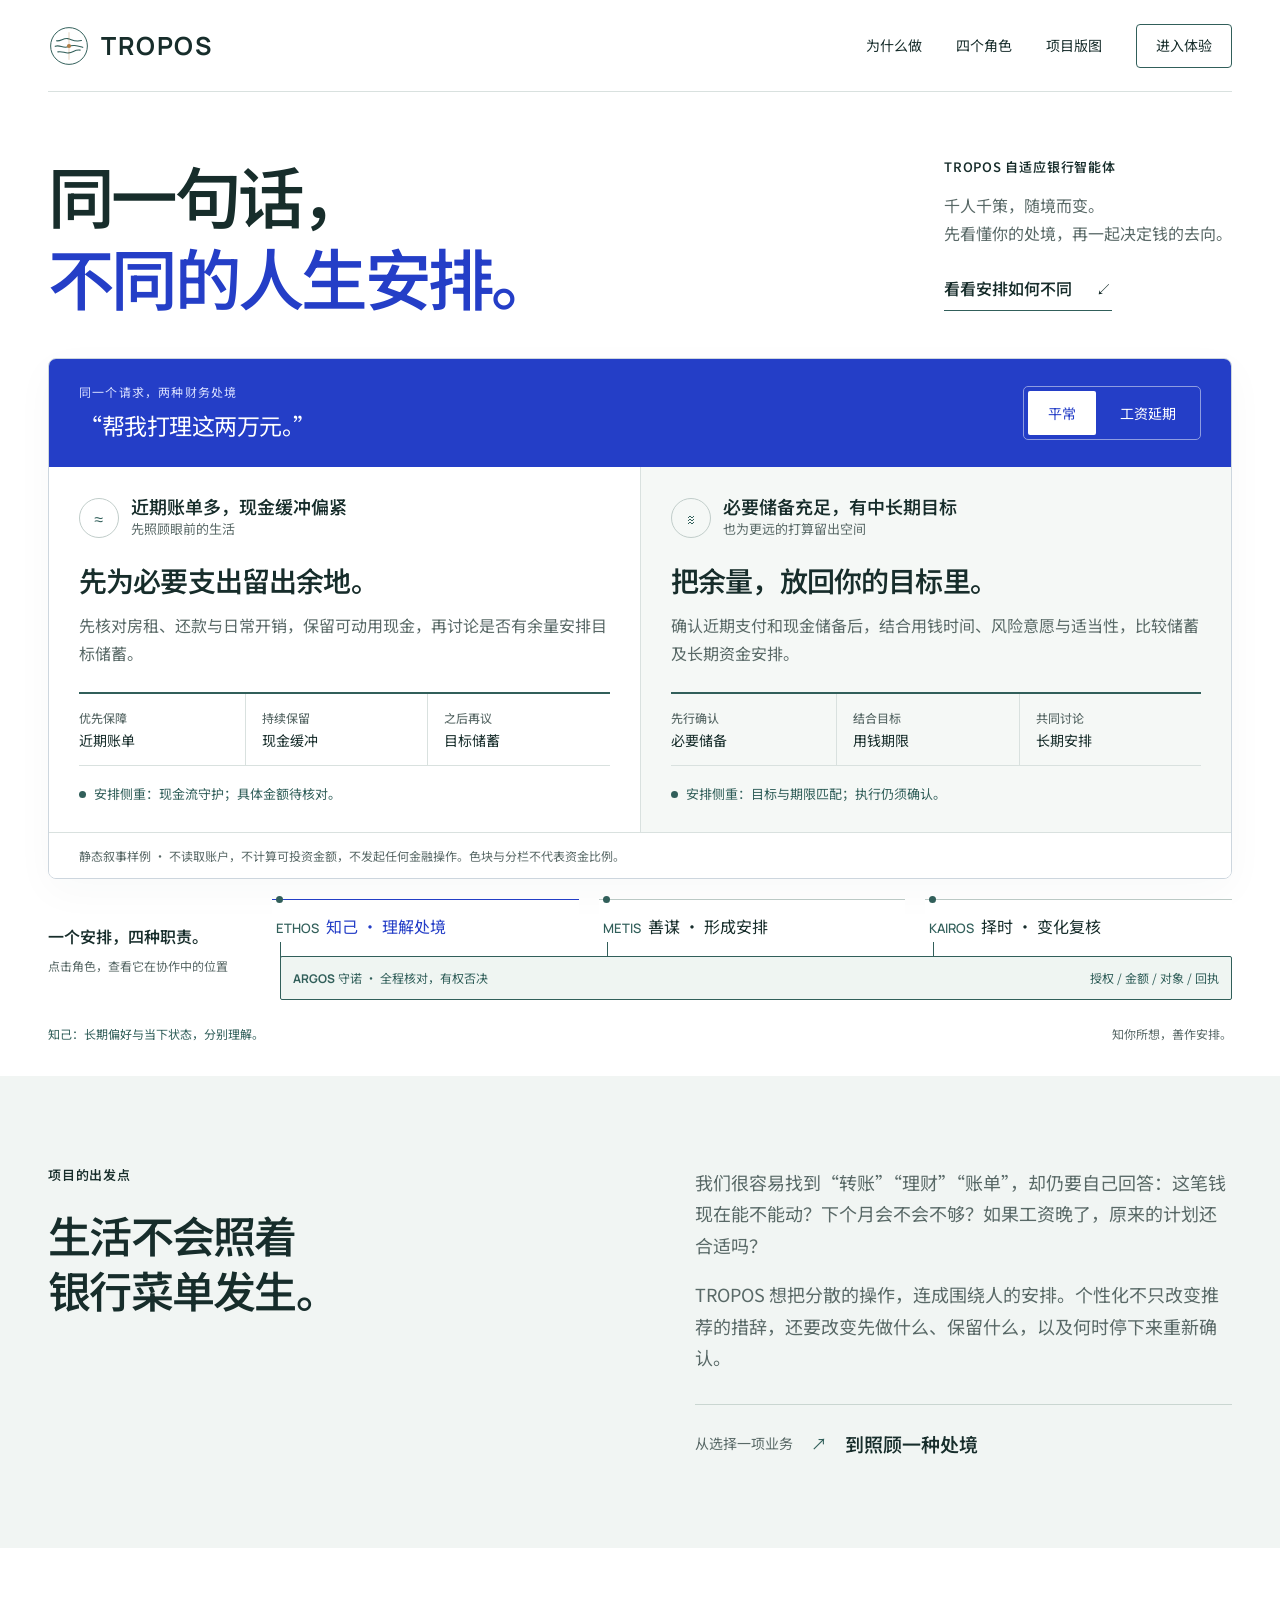
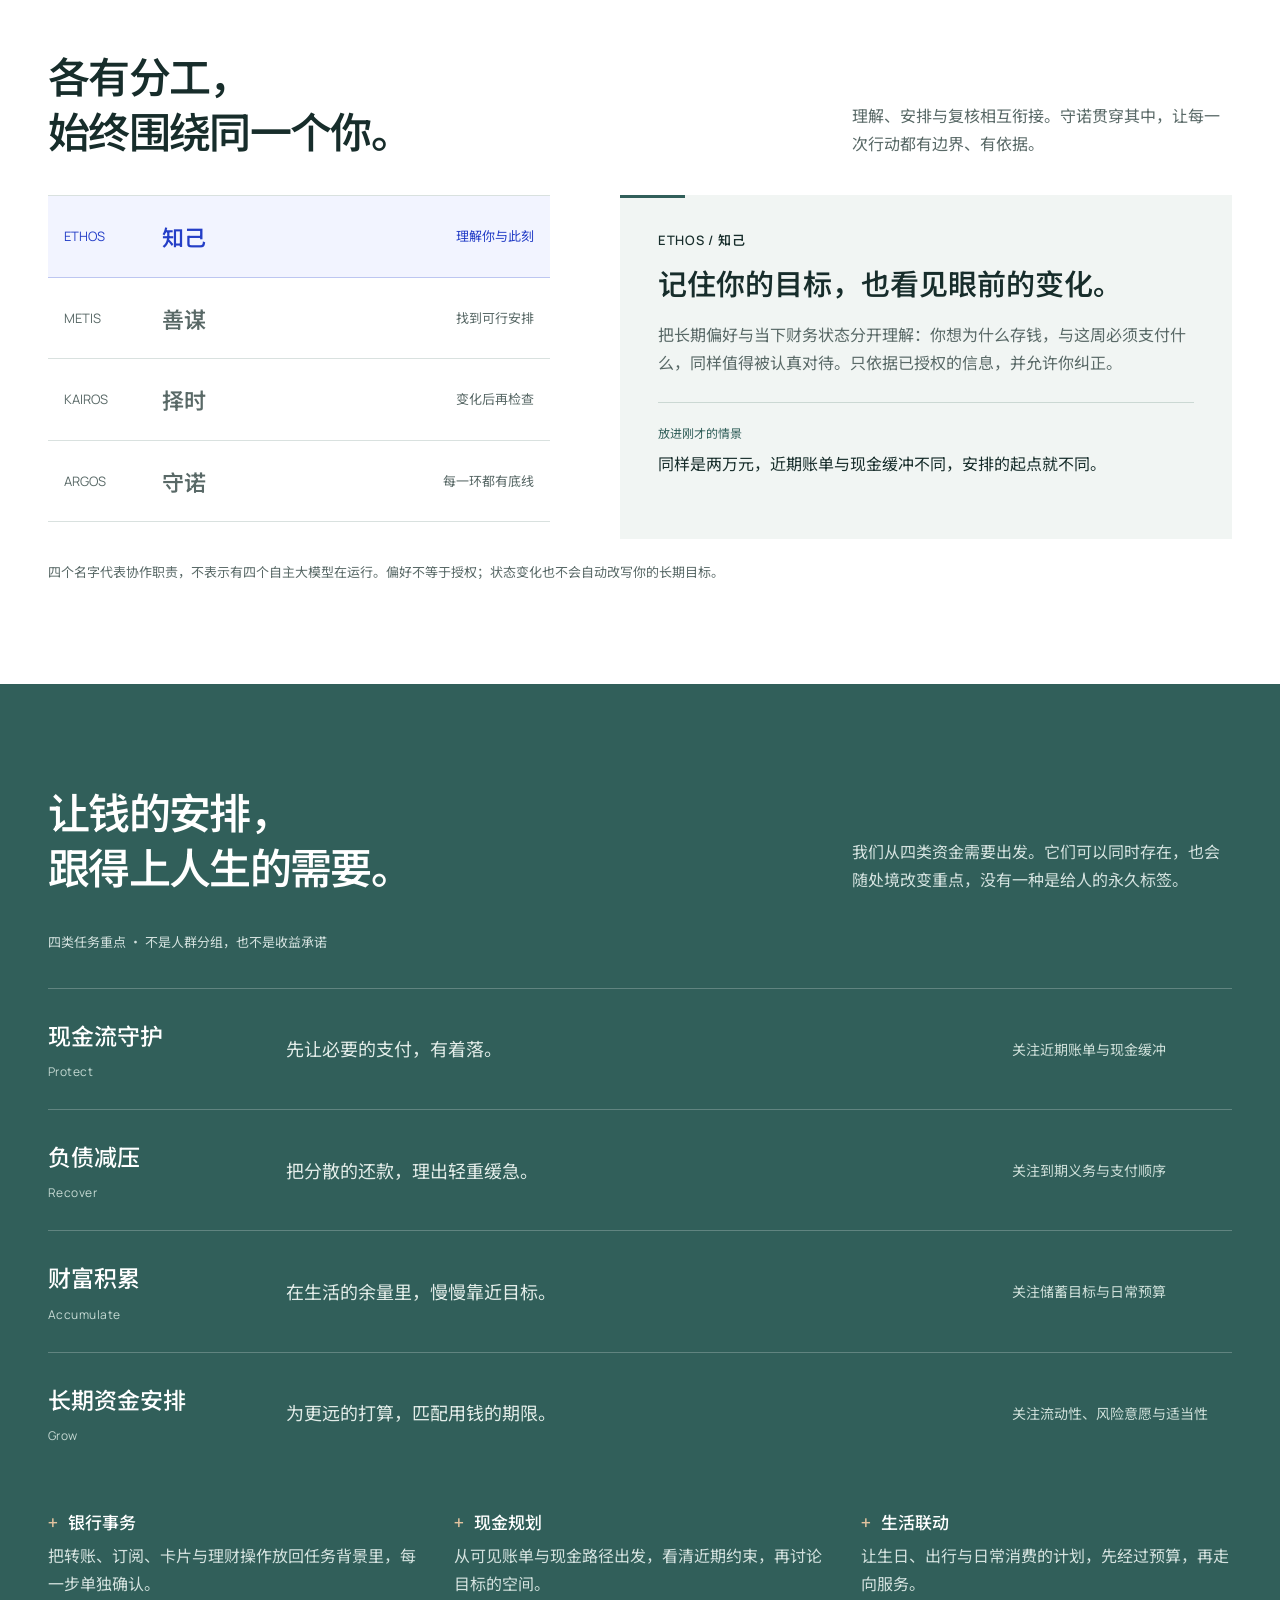
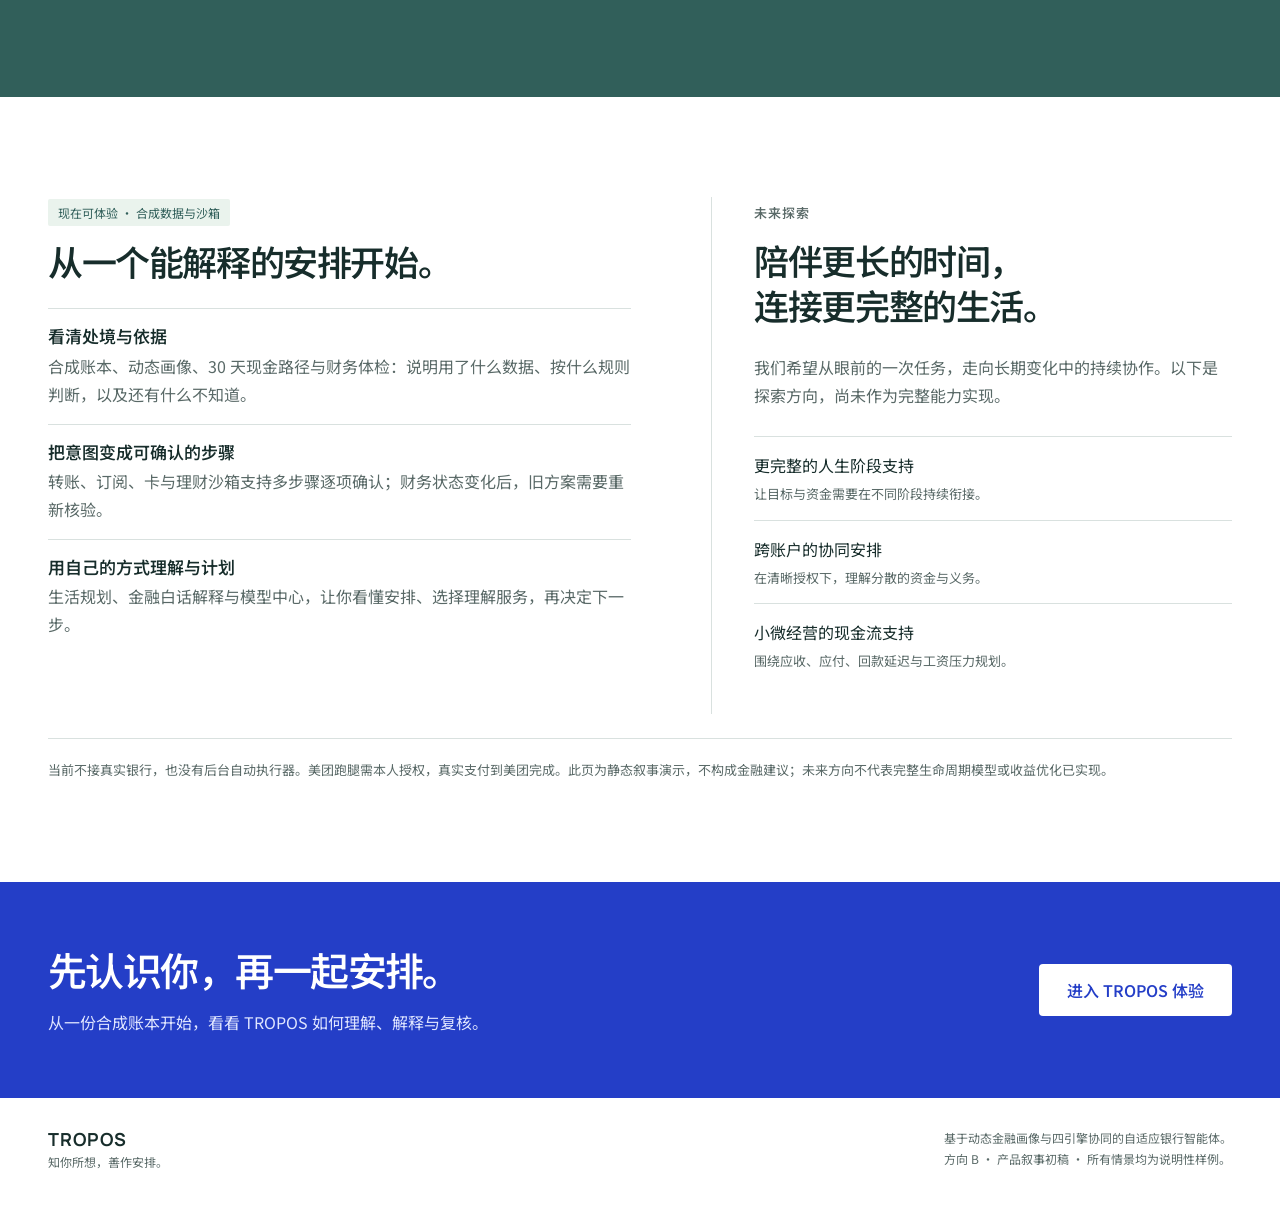
<file: design-demos/tropos-home/dir-2.html>
<!doctype html>
<html lang="zh-CN">
<head>
<meta charset="utf-8">
<meta name="viewport" content="width=device-width, initial-scale=1">
<meta name="theme-color" content="#ffffff">
<title>TROPOS · 同一句话，不同的人生安排</title>
<style>
@font-face{font-family:Noto;src:url('../../assets/fonts/noto-sans-sc-ui.woff2') format('woff2');font-display:swap}
@font-face{font-family:Manrope;src:url('../../assets/fonts/manrope-latin.woff2') format('woff2');font-display:swap}
:root{--blue:#243ec7;--green:#315f5a;--ink:#172d2b;--muted:#596967;--line:#d9e1df;--pale:#f1f5f3;--gold:#96632f}
*{box-sizing:border-box}html{scroll-behavior:smooth;scroll-padding-top:24px}body{margin:0;background:#fff;color:var(--ink);font:16px/1.75 Noto,sans-serif}
button,a{-webkit-tap-highlight-color:transparent}a{color:inherit;text-decoration:none}button{font:inherit;cursor:pointer}button:focus-visible,a:focus-visible{outline:3px solid #b27d45;outline-offset:5px}
button{min-height:44px}h1,h2,h3,p{margin:0}h1,h2,h3{font-weight:550;line-height:1.3}img{max-width:100%}
.wrap{width:min(1248px,calc(100% - 96px));margin:auto}
.en{font-family:Manrope,Noto,sans-serif}
.muted{color:var(--muted)}
.eyebrow{font-size:13px;font-weight:550;letter-spacing:.06em}
.section{padding:100px 0}
.rule{border-top:1px solid var(--line)}
.header{height:92px;display:flex;align-items:center;justify-content:space-between;border-bottom:1px solid var(--line);gap:30px}
.brand{display:flex;align-items:center;gap:11px}
.brand img{width:42px;height:42px}
.brand strong{font:700 25px Manrope,sans-serif;letter-spacing:.06em}
nav{display:flex;align-items:center;gap:34px;font-size:14px}
nav a{display:flex;align-items:center;min-height:44px}
.nav-cta{border:1px solid var(--green);padding:0 19px;border-radius:4px}
.hero{padding:62px 0 0}
.hero-top{display:flex;align-items:flex-end;justify-content:space-between;gap:48px;margin-bottom:40px}
.hero h1{font-size:clamp(43px,5.2vw,74px);letter-spacing:-.055em;line-height:1.23}
.hero h1 span{display:block;color:var(--blue)}
.hero-copy{max-width:330px;padding-bottom:7px}
.hero-copy p{margin:12px 0 20px;color:var(--muted)}
.text-link{display:inline-flex;align-items:center;min-height:44px;border-bottom:1px solid var(--green);gap:24px;font-weight:550}
.experiment{border:1px solid #cdd6de;border-radius:8px;overflow:hidden;box-shadow:0 12px 40px #15304408}
.experiment-head{background:var(--blue);color:white;display:flex;align-items:center;justify-content:space-between;gap:24px;padding:22px 30px}
.prompt{font-size:23px;letter-spacing:-.02em}
.prompt small{display:block;font-size:12px;color:#d8dfff;margin-bottom:3px;letter-spacing:.1em}
.switch{display:flex;padding:4px;border:1px solid #8e9ce1;border-radius:5px;gap:4px;flex-shrink:0}
.switch button{border:0;background:transparent;color:#fff;padding:7px 20px;border-radius:2px;font-size:14px}
.switch button[aria-pressed="true"]{background:#fff;color:var(--blue)}
.comparison{display:grid;grid-template-columns:1fr 1fr}
.situation{padding:28px 30px 26px;min-width:0}
.situation+ .situation{border-left:1px solid var(--line);background:#f5f8f6}
.person-line{display:flex;align-items:center;gap:12px;margin-bottom:21px}
.person-symbol{width:40px;height:40px;display:grid;place-items:center;border:1px solid #c1cdca;border-radius:50%;color:var(--green)}
.person-line p{font-size:13px;color:var(--muted)}
.person-line h3{font-size:18px}
.situation h2{font-size:28px;margin-bottom:12px;letter-spacing:-.03em}
.plan-copy{color:var(--muted);min-height:56px}
.priority{display:flex;align-items:stretch;margin:25px 0 17px;border-top:2px solid var(--green);border-bottom:1px solid var(--line)}
.priority span{flex:1;padding:13px 6px 13px 0;font-size:14px}
.priority span+span{padding-left:16px;border-left:1px solid var(--line)}
.priority b{display:block;font-size:12px;font-weight:450;color:var(--muted)}
.plan-status{display:flex;align-items:flex-start;gap:8px;font-size:13px;color:var(--green)}
.status-dot{width:7px;height:7px;flex-shrink:0;border-radius:50%;background:var(--green);margin-top:8px}
.experiment[data-state="delay"] .status-dot{background:var(--gold)}
.experiment[data-state="delay"] .plan-status{color:#7e542b}
.sample-note{padding:12px 30px;border-top:1px solid var(--line);font-size:12px;color:var(--muted);background:#fff}
.collaboration{margin-top:20px;display:grid;grid-template-columns:200px 1fr;gap:24px;align-items:center}
.collab-caption strong{display:block;font-size:16px;font-weight:550}
.collab-caption p{font-size:12px;color:var(--muted);margin-top:5px}
.route{position:relative;padding-bottom:48px}
.route-nodes{display:grid;grid-template-columns:repeat(3,1fr);gap:20px}
.route-node{position:relative;background:white;border:0;border-top:1px solid #bbc9c5;text-align:left;padding:12px 4px;color:var(--ink)}
.route-node:before{content:'';position:absolute;top:-4px;left:4px;width:7px;height:7px;background:var(--green);border-radius:50%}
.route-node:after{content:'';position:absolute;bottom:-12px;left:8px;height:22px;border-left:1px solid var(--green)}
.route-node b{font-size:13px;color:var(--green);font-weight:550;margin-right:7px}
.route-node[aria-pressed="true"]{color:var(--blue);border-color:var(--blue)}
.guard-line{position:absolute;bottom:0;left:8px;right:0;width:calc(100% - 8px);border:1px solid var(--green);background:#eff5f2;color:var(--green);min-height:44px;text-align:left;padding:3px 12px;font-size:12px;border-radius:2px}
.guard-line span{float:right}
.guard-line[aria-pressed="true"]{background:var(--green);color:#fff}
.guard-line:focus-visible{outline-offset:2px}
.hero-foot{display:flex;justify-content:space-between;align-items:center;padding:23px 0 32px;font-size:12px;color:var(--muted)}
.hero-foot span:first-child{color:var(--green)}
.origin{background:var(--pale);padding:88px 0}
.origin-grid{display:grid;grid-template-columns:1fr 1fr;gap:110px}
.origin h2{font-size:43px;letter-spacing:-.04em;margin-top:20px}
.origin-text{padding-top:3px}
.origin-text>p{font-size:18px;color:var(--muted)}
.change-line{margin-top:30px;padding-top:22px;border-top:1px solid #cad6d1;display:flex;gap:18px;align-items:center}
.change-line span{font-size:14px;color:var(--muted)}
.change-line strong{font-size:19px;font-weight:550}
.change-line i{font-style:normal;color:var(--green)}
.section-heading{display:flex;justify-content:space-between;align-items:flex-end;gap:50px;margin-bottom:38px}
.section-heading h2{font-size:42px;letter-spacing:-.04em}
.section-heading p{max-width:380px;color:var(--muted)}
.roles{display:grid;grid-template-columns:1fr 1.22fr;gap:70px}
.role-list{border-top:1px solid var(--line)}
.role-tab{width:100%;display:flex;align-items:center;justify-content:space-between;gap:16px;text-align:left;border:0;border-bottom:1px solid var(--line);padding:21px 16px;background:#fff;color:var(--muted)}
.role-tab strong{font-size:22px;font-weight:550}
.role-tab .en{font-size:13px;min-width:82px}
.role-tab em{font-style:normal;font-size:13px;margin-left:auto}
.role-tab[aria-selected="true"]{color:var(--blue);background:#f2f4ff;border-bottom-color:#bdc6f1}
.role-detail{background:var(--pale);padding:34px 38px;position:relative;min-height:344px}
.role-detail:before{content:'';position:absolute;left:0;top:0;width:65px;border-top:3px solid var(--green)}
.role-detail h3{font-size:29px;margin:12px 0 18px}
.role-detail>p{color:var(--muted)}
.role-example{margin-top:26px;padding-top:19px;border-top:1px solid #cbd8d3}
.role-example span{display:block;font-size:12px;color:var(--green);margin-bottom:6px}
.role-example p{font-size:16px}
.role-caveat{font-size:13px;color:var(--muted);margin-top:22px}
.map{background:#315f5a;color:#fff}
.map .section-heading p{color:#d4e2df}
.map-intro{font-size:13px;color:#d4e2df;margin-bottom:34px}
.need-row{display:grid;grid-template-columns:210px 1fr 220px;gap:28px;padding:26px 0;border-top:1px solid #ffffff3b;align-items:center}
.need-row:last-child{border-bottom:1px solid #ffffff3b}
.need-name strong{font-size:23px;font-weight:500;display:block}
.need-name span{font-size:12px;color:#c5d9d3;letter-spacing:.04em}
.need-row>p{font-size:18px;color:#e2ece8}
.need-row>span{font-size:14px;color:#cedfd9}
.scope{margin-top:38px;display:grid;grid-template-columns:1fr 1fr 1fr;gap:35px}
.scope h3{font-size:17px;font-weight:500;margin-bottom:8px}
.scope p{font-size:16px;color:#d4e2df}
.scope h3:before{content:'+';margin-right:10px;color:#e2c39f}
.now-future{display:grid;grid-template-columns:1.12fr 1fr;gap:80px}
.now-future h2{font-size:35px;letter-spacing:-.04em;margin:12px 0 25px}
.current-label{display:inline-block;font-size:12px;color:var(--green);background:#eaf3ed;padding:3px 10px;border-radius:2px}
.capability{padding:16px 0;border-top:1px solid var(--line)}
.capability h3{font-size:17px;margin-bottom:4px}
.capability p{font-size:16px;color:var(--muted)}
.future{padding-left:42px;border-left:1px solid var(--line)}
.future>p{color:var(--muted)}
.future ul{list-style:none;padding:0;margin:27px 0}
.future li{padding:14px 0;border-top:1px solid var(--line)}
.future li span{display:block;font-size:13px;color:var(--muted);margin-top:4px}
.boundary{font-size:13px;color:var(--muted);border-top:1px solid var(--line);padding-top:20px;margin-top:24px}
.closing{background:var(--blue);color:#fff;padding:62px 0}
.closing .wrap{display:flex;align-items:center;justify-content:space-between;gap:36px}
.closing h2{font-size:39px;letter-spacing:-.04em}
.closing p{color:#dfe5ff;margin-top:13px}
.button{display:inline-flex;min-height:50px;align-items:center;justify-content:center;padding:12px 28px;background:#fff;color:var(--blue);border-radius:4px;font-weight:550;flex-shrink:0}
footer{padding:29px 0 36px;display:flex;justify-content:space-between;align-items:center;gap:30px}
footer p{font-size:12px;color:var(--muted);max-width:640px}
.footer-brand{font:700 18px Manrope,sans-serif;letter-spacing:.06em}
.footer-brand span{font:400 12px Noto,sans-serif;display:block;letter-spacing:0;color:var(--muted);margin-top:2px}
@media(min-width:1500px){.hero{padding-top:78px}
.hero-top{margin-bottom:48px}}
@media(max-width:1000px){.wrap{width:calc(100% - 56px)}
nav{gap:20px}
.hero-top{gap:28px}
.hero h1{font-size:54px}
.hero-copy{max-width:280px}
.origin-grid{gap:50px}
.roles{gap:35px}
.need-row{grid-template-columns:180px 1fr 160px}
.now-future{gap:38px}
.section-heading h2{font-size:36px}
.section-heading p{max-width:300px}
.future{padding-left:28px}}
@media(max-width:720px){.wrap{width:calc(100% - 40px)}
.header{height:76px;gap:12px}
.brand{gap:7px}
.brand img{width:33px;height:33px}
.brand strong{font-size:20px}
nav{gap:0}
nav a:not(.nav-cta){display:none}
.nav-cta{padding:0 12px;font-size:12px}
.hero{padding-top:38px}
.hero-top{display:block;margin-bottom:28px}
.hero h1{font-size:44px;letter-spacing:-.06em}
.hero-copy{max-width:none;margin-top:24px;padding:0}
.hero-copy p{margin:8px 0 8px;font-size:16px}
.eyebrow{font-size:12px}
.experiment-head{padding:20px;display:block}
.prompt{font-size:22px}
.switch{margin-top:20px;width:100%}
.switch button{flex:1}
.comparison{grid-template-columns:1fr}
.situation{padding:24px 20px}
.situation+ .situation{border-left:0;border-top:1px solid var(--line)}
.situation h2{font-size:26px}
.person-line{margin-bottom:16px}
.plan-copy{min-height:0}
.sample-note{padding:12px 20px}
.priority{margin-top:21px}
.priority span{font-size:13px}
.priority span+span{padding-left:12px}
.collaboration{display:block;margin-top:26px}
.collab-caption{margin-bottom:22px}
.collab-caption p{margin-top:3px}
.route-nodes{gap:10px}
.route-node{font-size:14px;padding:12px 3px}
.route-node b{display:block;font-size:12px}
.guard-line{font-size:12px;min-height:44px;padding:8px}
.guard-line span{display:none}
.route{padding-bottom:46px}
.hero-foot{align-items:flex-start;gap:20px;font-size:12px;padding:23px 0 30px}
.section{padding:64px 0}
.origin{padding:60px 0}
.origin-grid{grid-template-columns:1fr;gap:28px}
.origin h2{font-size:34px;margin-top:13px}
.origin-text>p{font-size:16px}
.change-line{gap:12px}
.change-line strong{font-size:17px}
.section-heading{display:block;margin-bottom:28px}
.section-heading h2{font-size:33px}
.section-heading p{max-width:none;margin-top:17px}
.roles{grid-template-columns:1fr;gap:24px}
.role-tab{padding:16px 12px}
.role-tab strong{font-size:20px}
.role-detail{padding:27px 24px;min-height:0}
.role-detail h3{font-size:25px}
.role-caveat{font-size:12px}
.need-row{grid-template-columns:1fr;gap:10px;padding:25px 0}
.need-name{display:flex;justify-content:space-between;align-items:center;gap:12px}
.need-name strong{font-size:22px}
.need-row>p{font-size:17px}
.need-row>span{font-size:13px}
.scope{grid-template-columns:1fr;gap:25px;margin-top:32px}
.scope p{font-size:16px}
.now-future{grid-template-columns:1fr;gap:45px}
.now-future h2{font-size:31px}
.future{padding:30px 0 0;border-left:0;border-top:1px solid var(--line)}
.closing{padding:44px 0}
.closing .wrap{display:block}
.closing h2{font-size:31px}
.closing p{font-size:16px}
.closing .button{margin-top:25px;width:100%}
footer{display:block}
footer p{margin-top:20px}}
@media(prefers-reduced-motion:reduce){html{scroll-behavior:auto}*,*:before,*:after{animation:none!important;transition:none!important}}
</style>
</head>
<body>
<header class="header wrap">
  <a class="brand" href="#top" aria-label="TROPOS 首页"><img src="[data-uri]" alt="" width="42" height="42"><strong>TROPOS</strong></a>
  <nav aria-label="主导航"><a href="#why">为什么做</a><a href="#roles">四个角色</a><a href="#map">项目版图</a><a class="nav-cta" href="http://127.0.0.1:8765/demo.html">进入体验</a></nav>
</header>
<main id="top">
<section class="hero wrap" aria-labelledby="hero-title">
  <div class="hero-top">
    <h1 id="hero-title">同一句话，<span>不同的人生安排。</span></h1>
    <div class="hero-copy"><div class="eyebrow">TROPOS 自适应银行智能体</div><p>千人千策，随境而变。<br>先看懂你的处境，再一起决定钱的去向。</p><a class="text-link" href="#comparison">看看安排如何不同 <span aria-hidden="true">↙</span></a></div>
  </div>
  <div class="experiment" id="comparison" data-state="normal">
    <div class="experiment-head">
      <div class="prompt"><small>同一个请求，两种财务处境</small>“帮我打理这两万元。”</div>
      <div class="switch" role="group" aria-label="切换收入情景"><button type="button" data-scenario="normal" aria-pressed="true">平常</button><button type="button" data-scenario="delay" aria-pressed="false">工资延期</button></div>
    </div>
    <div class="comparison" aria-live="polite" aria-atomic="true">
      <article class="situation">
        <div class="person-line"><span class="person-symbol" aria-hidden="true">≈</span><div><h3>近期账单多，现金缓冲偏紧</h3><p>先照顾眼前的生活</p></div></div>
        <h2 id="plan-a-title">先为必要支出留出余地。</h2>
        <p class="plan-copy" id="plan-a-copy">先核对房租、还款与日常开销，保留可动用现金，再讨论是否有余量安排目标储蓄。</p>
        <div class="priority"><span><b>优先保障</b>近期账单</span><span><b>持续保留</b>现金缓冲</span><span><b id="a-priority-label">之后再议</b><span id="a-priority" style="padding:0;border:0">目标储蓄</span></span></div>
        <p class="plan-status"><span class="status-dot"></span><span id="plan-a-status">安排侧重：现金流守护；具体金额待核对。</span></p>
      </article>
      <article class="situation">
        <div class="person-line"><span class="person-symbol" aria-hidden="true">≋</span><div><h3>必要储备充足，有中长期目标</h3><p>也为更远的打算留出空间</p></div></div>
        <h2 id="plan-b-title">把余量，放回你的目标里。</h2>
        <p class="plan-copy" id="plan-b-copy">确认近期支付和现金储备后，结合用钱时间、风险意愿与适当性，比较储蓄及长期资金安排。</p>
        <div class="priority"><span><b>先行确认</b>必要储备</span><span><b>结合目标</b>用钱期限</span><span><b id="b-priority-label">共同讨论</b><span id="b-priority" style="padding:0;border:0">长期安排</span></span></div>
        <p class="plan-status"><span class="status-dot"></span><span id="plan-b-status">安排侧重：目标与期限匹配；执行仍须确认。</span></p>
      </article>
    </div>
    <p class="sample-note">静态叙事样例 · 不读取账户，不计算可投资金额，不发起任何金融操作。色块与分栏不代表资金比例。</p>
  </div>
  <div class="collaboration">
    <div class="collab-caption"><strong>一个安排，四种职责。</strong><p>点击角色，查看它在协作中的位置</p></div>
    <div class="route" aria-label="四角色协作路线，守诺贯穿各环节">
      <div class="route-nodes"><button class="route-node" data-role="ethos" aria-pressed="true"><b class="en">ETHOS</b>知己 · 理解处境</button><button class="route-node" data-role="metis" aria-pressed="false"><b class="en">METIS</b>善谋 · 形成安排</button><button class="route-node" data-role="kairos" aria-pressed="false"><b class="en">KAIROS</b>择时 · 变化复核</button></div>
      <button class="guard-line" data-role="argos" aria-pressed="false"><b class="en">ARGOS</b> 守诺 · 全程核对，有权否决 <span>授权 / 金额 / 对象 / 回执</span></button>
    </div>
  </div>
  <div class="hero-foot"><span id="route-summary" aria-live="polite">知己：长期偏好与当下状态，分别理解。</span><span>知你所想，善作安排。</span></div>
</section>
<section class="origin" id="why" aria-labelledby="origin-title">
  <div class="wrap origin-grid">
    <div><div class="eyebrow">项目的出发点</div><h2 id="origin-title">生活不会照着<br>银行菜单发生。</h2></div>
    <div class="origin-text"><p>我们很容易找到“转账”“理财”“账单”，却仍要自己回答：这笔钱现在能不能动？下个月会不会不够？如果工资晚了，原来的计划还合适吗？</p><p style="margin-top:18px">TROPOS 想把分散的操作，连成围绕人的安排。个性化不只改变推荐的措辞，还要改变先做什么、保留什么，以及何时停下来重新确认。</p><div class="change-line"><span>从选择一项业务</span><i aria-hidden="true">↗</i><strong>到照顾一种处境</strong></div></div>
  </div>
</section>
<section class="section wrap" id="roles" aria-labelledby="roles-title">
  <div class="section-heading"><h2 id="roles-title">各有分工，<br>始终围绕同一个你。</h2><p>理解、安排与复核相互衔接。守诺贯穿其中，让每一次行动都有边界、有依据。</p></div>
  <div class="roles">
    <div class="role-list" role="tablist" aria-label="了解四角色" aria-orientation="vertical">
      <button id="tab-ethos" class="role-tab" role="tab" data-role="ethos" aria-selected="true" aria-controls="role-panel"><span class="en">ETHOS</span><strong>知己</strong><em>理解你与此刻</em></button>
      <button id="tab-metis" class="role-tab" role="tab" data-role="metis" aria-selected="false" aria-controls="role-panel" tabindex="-1"><span class="en">METIS</span><strong>善谋</strong><em>找到可行安排</em></button>
      <button id="tab-kairos" class="role-tab" role="tab" data-role="kairos" aria-selected="false" aria-controls="role-panel" tabindex="-1"><span class="en">KAIROS</span><strong>择时</strong><em>变化后再检查</em></button>
      <button id="tab-argos" class="role-tab" role="tab" data-role="argos" aria-selected="false" aria-controls="role-panel" tabindex="-1"><span class="en">ARGOS</span><strong>守诺</strong><em>每一环都有底线</em></button>
    </div>
    <div id="role-panel" class="role-detail" role="tabpanel" aria-labelledby="tab-ethos" tabindex="0">
      <div class="eyebrow en" id="role-name">ETHOS / 知己</div><h3 id="role-title">记住你的目标，也看见眼前的变化。</h3>
      <p id="role-description">把长期偏好与当下财务状态分开理解：你想为什么存钱，与这周必须支付什么，同样值得被认真对待。只依据已授权的信息，并允许你纠正。</p>
      <div class="role-example"><span>放进刚才的情景</span><p id="role-example">同样是两万元，近期账单与现金缓冲不同，安排的起点就不同。</p></div>
    </div>
  </div>
  <p class="role-caveat">四个名字代表协作职责，不表示有四个自主大模型在运行。偏好不等于授权；状态变化也不会自动改写你的长期目标。</p>
</section>
<section class="section map" id="map" aria-labelledby="map-title">
  <div class="wrap">
    <div class="section-heading"><h2 id="map-title">让钱的安排，<br>跟得上人生的需要。</h2><p>我们从四类资金需要出发。它们可以同时存在，也会随处境改变重点，没有一种是给人的永久标签。</p></div>
    <p class="map-intro">四类任务重点 · 不是人群分组，也不是收益承诺</p>
    <div class="need-row"><div class="need-name"><strong>现金流守护</strong><span class="en">Protect</span></div><p>先让必要的支付，有着落。</p><span>关注近期账单与现金缓冲</span></div>
    <div class="need-row"><div class="need-name"><strong>负债减压</strong><span class="en">Recover</span></div><p>把分散的还款，理出轻重缓急。</p><span>关注到期义务与支付顺序</span></div>
    <div class="need-row"><div class="need-name"><strong>财富积累</strong><span class="en">Accumulate</span></div><p>在生活的余量里，慢慢靠近目标。</p><span>关注储蓄目标与日常预算</span></div>
    <div class="need-row"><div class="need-name"><strong>长期资金安排</strong><span class="en">Grow</span></div><p>为更远的打算，匹配用钱的期限。</p><span>关注流动性、风险意愿与适当性</span></div>
    <div class="scope" aria-label="连接三类场景">
      <div><h3>银行事务</h3><p>把转账、订阅、卡片与理财操作放回任务背景里，每一步单独确认。</p></div>
      <div><h3>现金规划</h3><p>从可见账单与现金路径出发，看清近期约束，再讨论目标的空间。</p></div>
      <div><h3>生活联动</h3><p>让生日、出行与日常消费的计划，先经过预算，再走向服务。</p></div>
    </div>
  </div>
</section>
<section class="section wrap" id="progress" aria-labelledby="progress-title">
  <div class="now-future">
    <div><span class="current-label">现在可体验 · 合成数据与沙箱</span><h2 id="progress-title">从一个能解释的安排开始。</h2>
      <div class="capability"><h3>看清处境与依据</h3><p>合成账本、动态画像、30 天现金路径与财务体检：说明用了什么数据、按什么规则判断，以及还有什么不知道。</p></div>
      <div class="capability"><h3>把意图变成可确认的步骤</h3><p>转账、订阅、卡与理财沙箱支持多步骤逐项确认；财务状态变化后，旧方案需要重新核验。</p></div>
      <div class="capability"><h3>用自己的方式理解与计划</h3><p>生活规划、金融白话解释与模型中心，让你看懂安排、选择理解服务，再决定下一步。</p></div>
    </div>
    <div class="future"><span class="eyebrow muted">未来探索</span><h2>陪伴更长的时间，<br>连接更完整的生活。</h2><p>我们希望从眼前的一次任务，走向长期变化中的持续协作。以下是探索方向，尚未作为完整能力实现。</p>
      <ul><li>更完整的人生阶段支持<span>让目标与资金需要在不同阶段持续衔接。</span></li><li>跨账户的协同安排<span>在清晰授权下，理解分散的资金与义务。</span></li><li>小微经营的现金流支持<span>围绕应收、应付、回款延迟与工资压力规划。</span></li></ul>
    </div>
  </div>
  <p class="boundary">当前不接真实银行，也没有后台自动执行器。美团跑腿需本人授权，真实支付到美团完成。此页为静态叙事演示，不构成金融建议；未来方向不代表完整生命周期模型或收益优化已实现。</p>
</section>
<section class="closing" aria-labelledby="closing-title"><div class="wrap"><div><h2 id="closing-title">先认识你，再一起安排。</h2><p>从一份合成账本开始，看看 TROPOS 如何理解、解释与复核。</p></div><a class="button" href="http://127.0.0.1:8765/demo.html">进入 TROPOS 体验</a></div></section>
</main>
<footer class="wrap"><div class="footer-brand">TROPOS<span>知你所想，善作安排。</span></div><p>基于动态金融画像与四引擎协同的自适应银行智能体。<br>方向 B · 产品叙事初稿 · 所有情景均为说明性样例。</p></footer>
<script>
const scenarios={
  normal:{aTitle:'先为必要支出留出余地。',aCopy:'先核对房租、还款与日常开销，保留可动用现金，再讨论是否有余量安排目标储蓄。',aStatus:'安排侧重：现金流守护；具体金额待核对。',aLabel:'之后再议',aPriority:'目标储蓄',bTitle:'把余量，放回你的目标里。',bCopy:'确认近期支付和现金储备后，结合用钱时间、风险意愿与适当性，比较储蓄及长期资金安排。',bStatus:'安排侧重：目标与期限匹配；执行仍须确认。',bLabel:'共同讨论',bPriority:'长期安排'},
  delay:{aTitle:'工资晚了，先重看生活的底线。',aCopy:'先复核未执行计划，重新检查房租与还款前的现金缺口；建议暂停新增非必要转出，保留必要支付义务，重新说明安排。',aStatus:'等待重新核验与确认，不把预计工资当作已到账。',aLabel:'建议暂停',aPriority:'非必要转出',bTitle:'有储备，也要重新检查原计划。',bCopy:'复核延期收入对现金储备及目标的影响。信息不足时不沿用旧安排；长期目标保留，是否调整仍由你重新确认。',bStatus:'储备充足不代表跳过复核，不自动申购或转账。',bLabel:'待重新确认',bPriority:'长期安排'}
};
const scenarioTargets={aTitle:'plan-a-title',aCopy:'plan-a-copy',aStatus:'plan-a-status',aLabel:'a-priority-label',aPriority:'a-priority',bTitle:'plan-b-title',bCopy:'plan-b-copy',bStatus:'plan-b-status',bLabel:'b-priority-label',bPriority:'b-priority'};
document.querySelectorAll('[data-scenario]').forEach(button=>button.addEventListener('click',()=>{
  const state=button.dataset.scenario;document.querySelector('.experiment').dataset.state=state;
  document.querySelectorAll('[data-scenario]').forEach(item=>item.setAttribute('aria-pressed',String(item===button)));
  Object.entries(scenarioTargets).forEach(([key,id])=>document.getElementById(id).textContent=scenarios[state][key]);
}));
const roles={
  ethos:{name:'ETHOS / 知己',title:'记住你的目标，也看见眼前的变化。',description:'把长期偏好与当下财务状态分开理解：你想为什么存钱，与这周必须支付什么，同样值得被认真对待。只依据已授权的信息，并允许你纠正。',example:'同样是两万元，近期账单与现金缓冲不同，安排的起点就不同。',summary:'知己：长期偏好与当下状态，分别理解。'},
  metis:{name:'METIS / 善谋',title:'把“想做的事”，变成“可行的安排”。',description:'在预算、流动性与目标之间形成行动顺序。先覆盖必要义务和现金底线，再讨论可调整的余量；信息不足时说明缺口，不猜一个金额。',example:'现金偏紧时先保留缓冲；储备充足时，再结合目标期限讨论后续安排。',summary:'善谋：在预算、流动性与目标之间，形成可行安排。'},
  kairos:{name:'KAIROS / 择时',title:'情况变了，安排就值得再看一遍。',description:'发现工资延期、账单变化等状态事件，复核尚未执行的计划。条件变化后重新安排；工资到账也只恢复待确认状态，不替你自动执行。',example:'工资延期时，先检查原计划是否仍适用；重新生成方案后，仍需你逐项确认。',summary:'择时：状态变化后复核未执行计划，重新安排、重新确认。'},
  argos:{name:'ARGOS / 守诺',title:'不是最后盖章，而是每一环都守住约定。',description:'从数据授权、方案生成到确认与结果查询，跨层核对授权、金额、对象和回执。越权、条件不满足或信息不足时，有权否决并说明原因。',example:'即使方案已生成，确认时仍要复核当前状态；结果未知时查询原凭证，不另发一笔。',summary:'守诺：贯穿理解、规划、复核与回执；不满足约定，就不执行。'}
};
function selectRole(key){
  const role=roles[key];
  document.querySelectorAll('.role-tab').forEach(button=>{const active=button.dataset.role===key;button.setAttribute('aria-selected',String(active));button.tabIndex=active?0:-1;});
  document.querySelectorAll('.route [data-role]').forEach(button=>button.setAttribute('aria-pressed',String(button.dataset.role===key)));
  document.getElementById('role-panel').setAttribute('aria-labelledby','tab-'+key);
  ['name','title','description','example'].forEach(field=>document.getElementById('role-'+field).textContent=role[field]);
  document.getElementById('route-summary').textContent=role.summary;
}
document.querySelectorAll('[data-role]').forEach(button=>button.addEventListener('click',()=>selectRole(button.dataset.role)));
const roleTabs=[...document.querySelectorAll('.role-tab')];
roleTabs.forEach((button,index)=>button.addEventListener('keydown',event=>{
  let next;if(event.key==='ArrowDown')next=(index+1)%4;else if(event.key==='ArrowUp')next=(index+3)%4;else if(event.key==='Home')next=0;else if(event.key==='End')next=3;else return;
  event.preventDefault();roleTabs[next].focus();selectRole(roleTabs[next].dataset.role);
}));
</script>
</body>
</html>
</file>
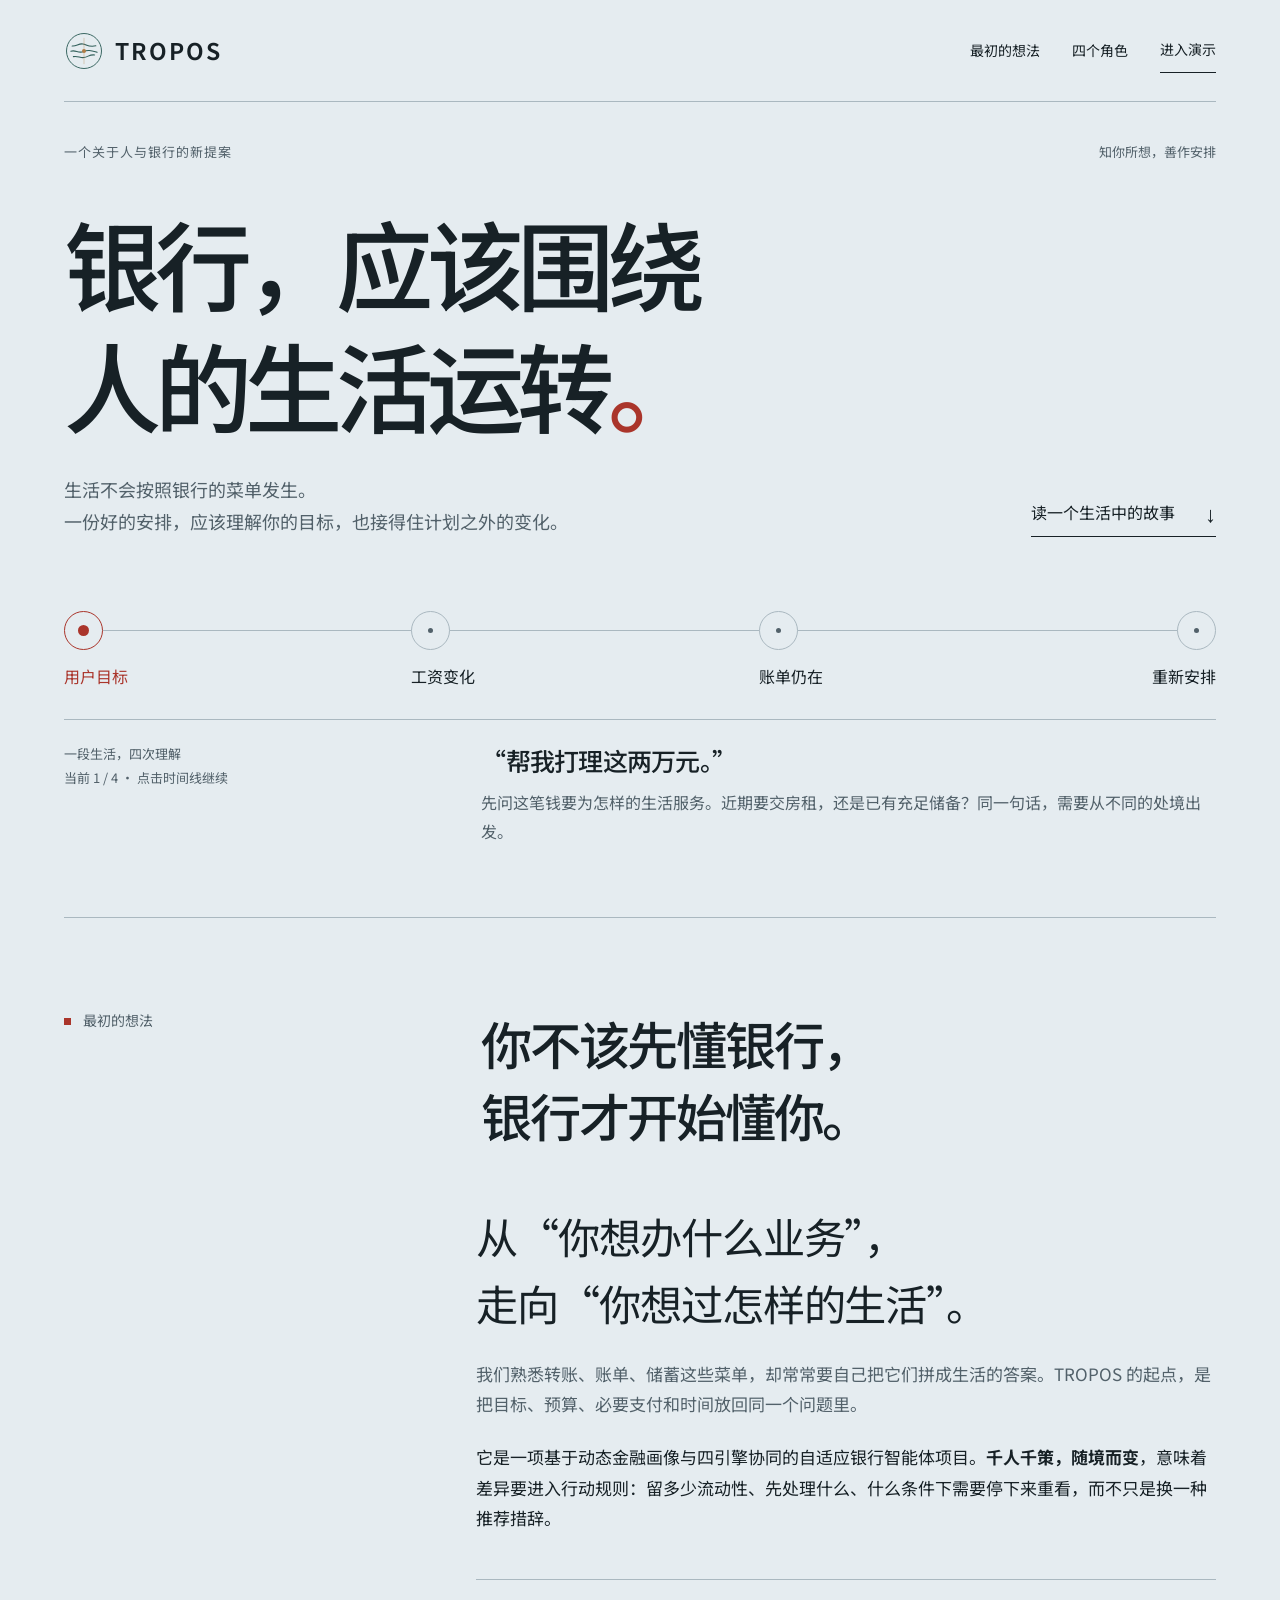
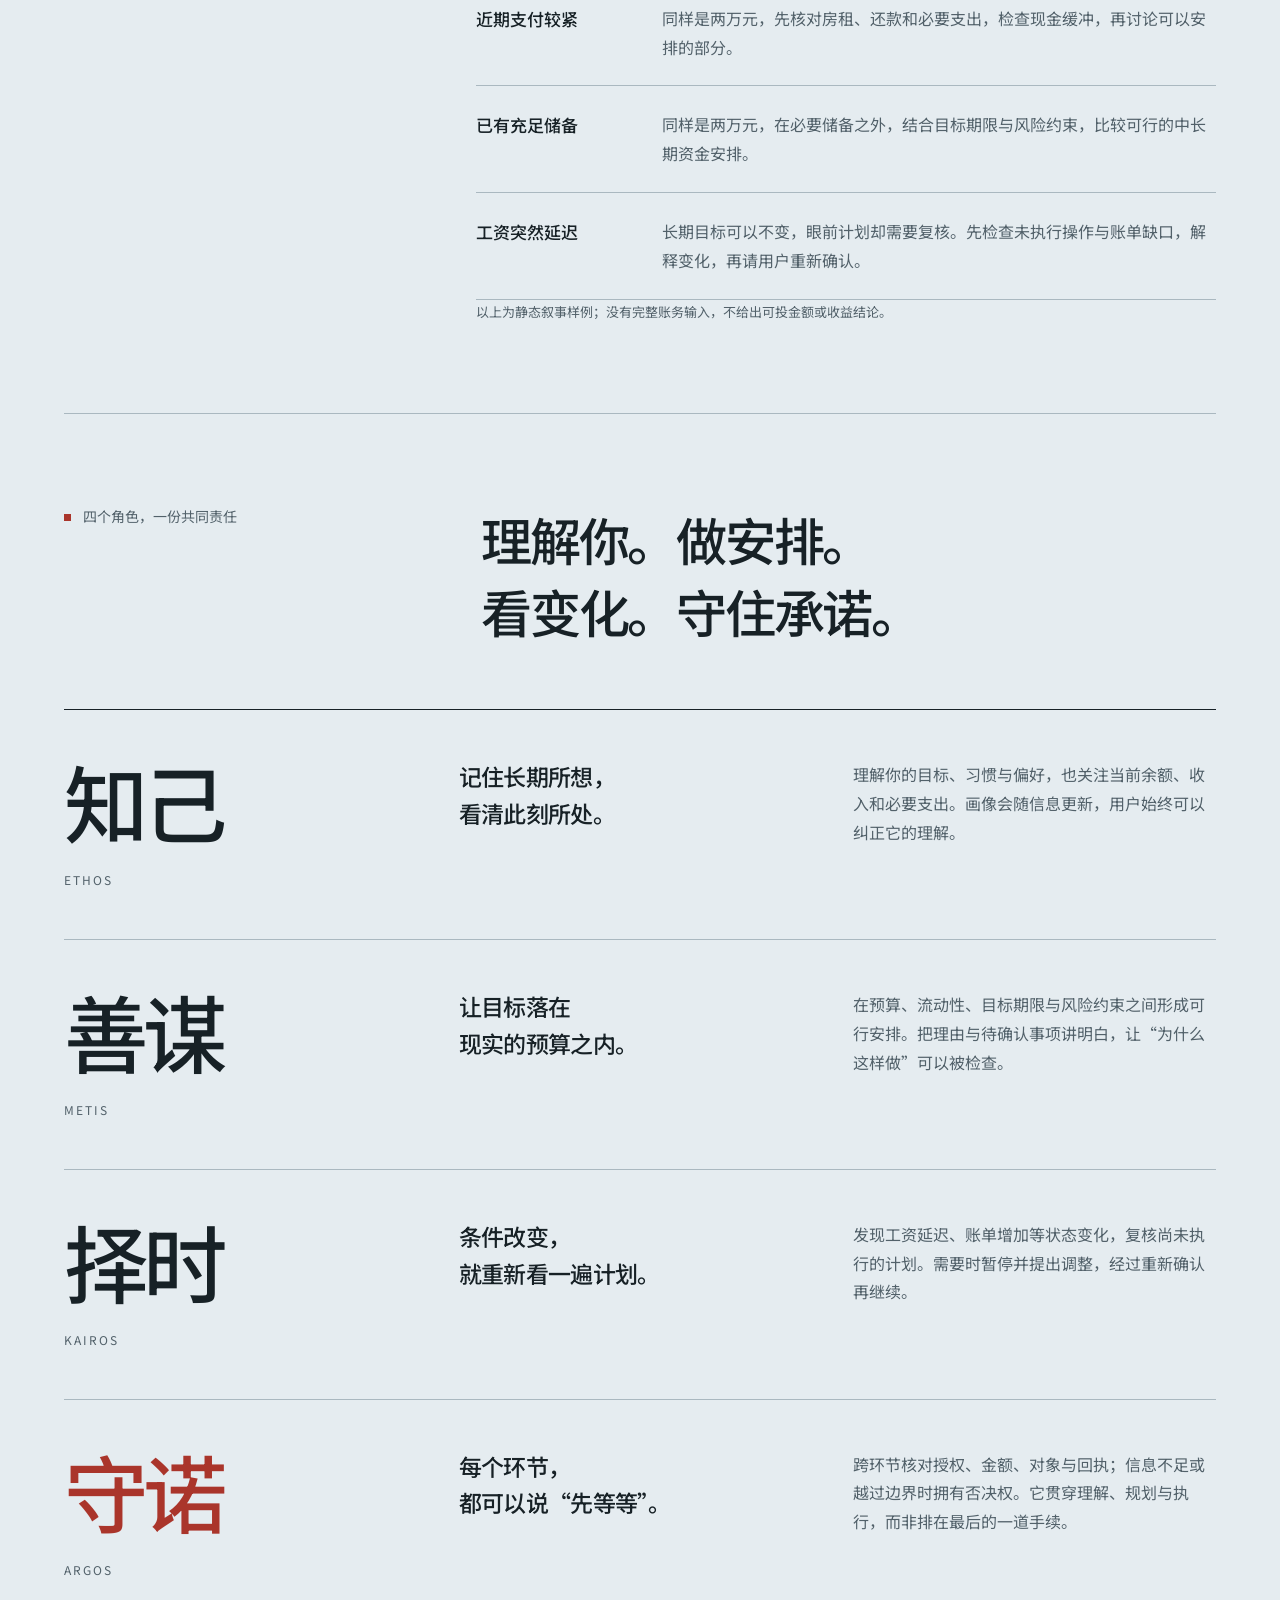
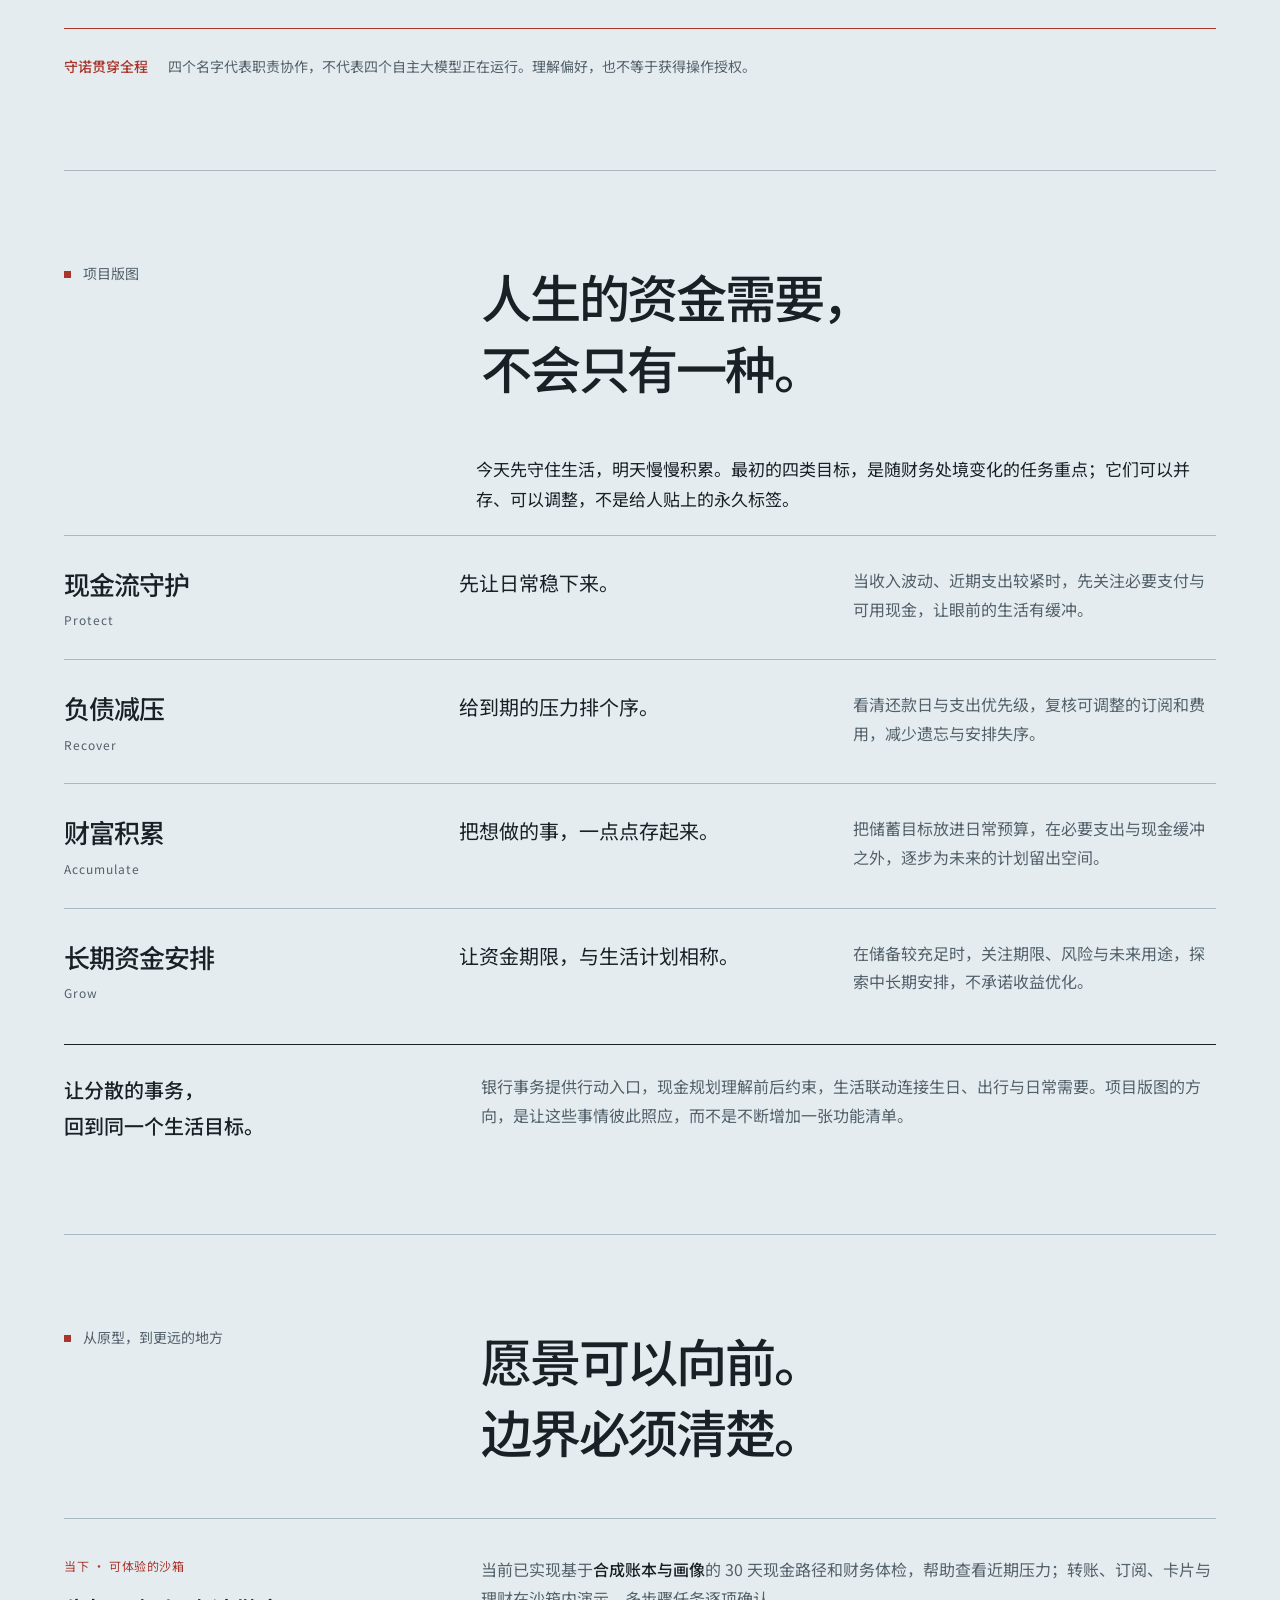
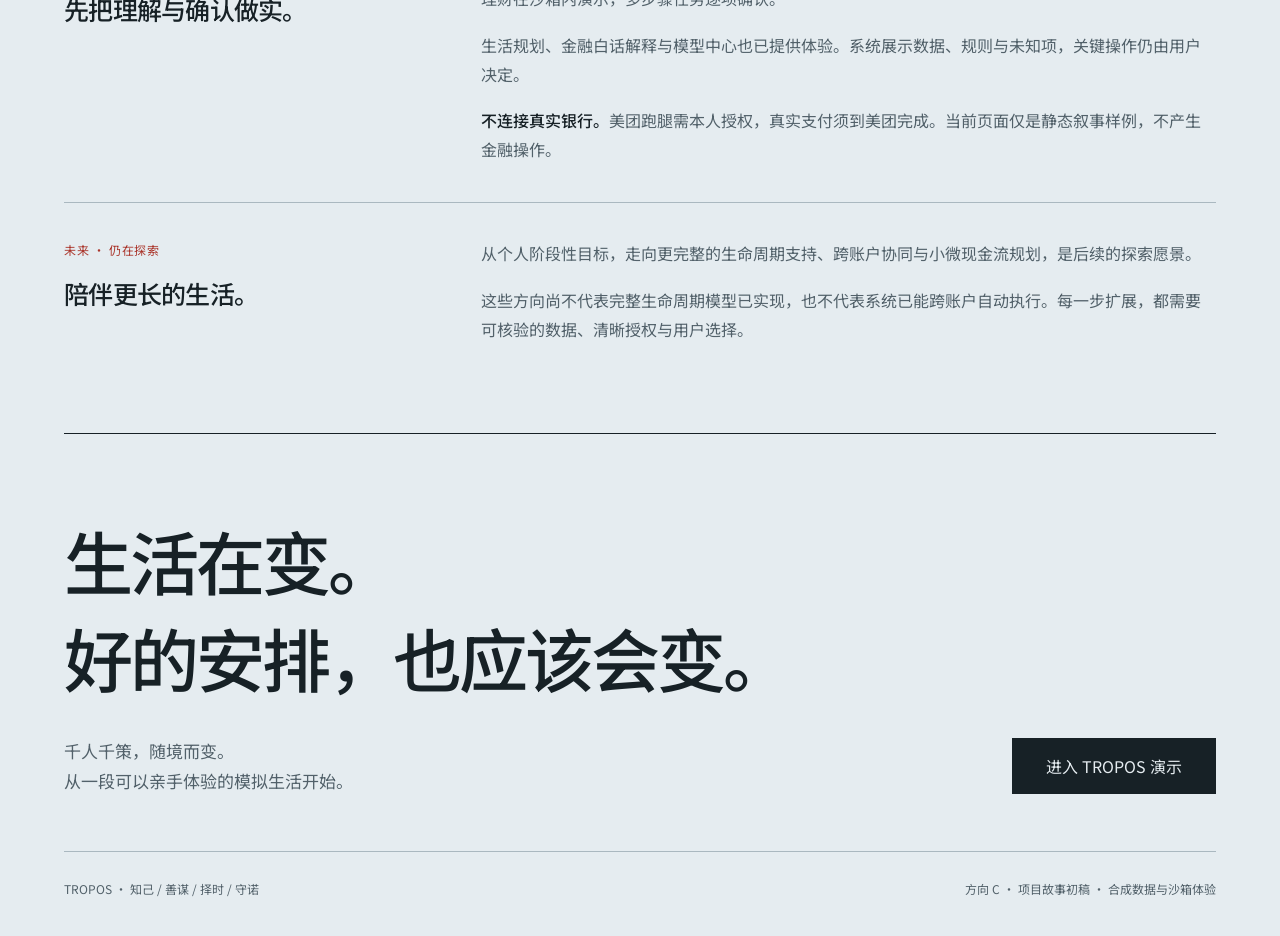
<file: design-demos/tropos-home/dir-3.html>
<!doctype html>
<html lang="zh-CN">
<head>
<meta charset="utf-8">
<meta name="viewport" content="width=device-width, initial-scale=1">
<meta name="theme-color" content="#e5ecf0">
<title>TROPOS — 银行，应该围绕人的生活运转。</title>
<style>
@font-face{font-family:Noto;src:url('../../assets/fonts/noto-sans-sc-ui.woff2') format('woff2');font-weight:100 900;font-display:swap}
:root{--paper:#e5ecf0;--ink:#172126;--muted:#52616a;--line:#aab8c0;--red:#aa352b;--green:#315f5a;--gutter:clamp(24px,5vw,80px)}
*{box-sizing:border-box}
html{scroll-behavior:smooth}
body{margin:0;background:var(--paper);color:var(--ink);font-family:Noto,'PingFang SC',sans-serif;font-size:17px;line-height:1.8;-webkit-font-smoothing:antialiased}
a{color:inherit;text-decoration:none}
button{font:inherit;color:inherit}
button,a{-webkit-tap-highlight-color:transparent}
button:focus-visible,a:focus-visible{outline:2px solid var(--red);outline-offset:6px}
::selection{background:var(--red);color:#fff}
.wrap{max-width:1600px;margin:auto;padding:0 var(--gutter)}
header{height:102px;display:flex;align-items:center;justify-content:space-between;border-bottom:1px solid var(--line);gap:24px}
.brand{display:flex;align-items:center;gap:11px;font-size:23px;font-weight:650;letter-spacing:2px;min-height:44px}
.brand img{width:40px;height:40px}
nav{display:flex;gap:32px;align-items:center;font-size:14px}
nav a{display:inline-flex;align-items:center;min-height:44px}
nav a:hover{color:var(--red)}
.nav-demo{border-bottom:1px solid var(--ink)}
.hero{padding-top:38px;padding-bottom:48px}
.overline{display:flex;justify-content:space-between;gap:20px;font-size:13px;color:var(--muted);letter-spacing:.08em}
.overline span:last-child{letter-spacing:0}
h1{font-size:clamp(52px,7.6vw,118px);line-height:1.25;font-weight:530;letter-spacing:-.065em;margin:38px 0 28px}
h1 span{display:block}
h1 em{font-style:normal;color:var(--red)}
.hero-bottom{display:flex;justify-content:space-between;align-items:flex-end;gap:40px;margin:0 0 40px}
.hero-bottom p{max-width:620px;margin:0;color:var(--muted);font-size:18px}
.text-link{display:inline-flex;align-items:center;gap:30px;border-bottom:1px solid var(--ink);min-height:48px;white-space:nowrap;font-size:16px}
.text-link span{font-size:22px}
.timeline{position:relative;padding-top:34px}
.timeline:before{content:'';position:absolute;top:53px;left:20px;right:20px;height:1px;background:var(--line)}
.stages{display:flex;justify-content:space-between;gap:20px;position:relative}
.stage{border:0;background:none;padding:0;text-align:left;cursor:pointer;min-height:86px;display:flex;flex-direction:column;align-items:flex-start;gap:12px;min-width:110px}
.stage:last-child{text-align:right;align-items:flex-end}
.stage .dot{display:block;width:39px;height:39px;border:1px solid var(--line);background:var(--paper);border-radius:50%;position:relative}
.stage .dot:after{content:'';width:5px;height:5px;border-radius:50%;background:var(--muted);position:absolute;inset:0;margin:auto}
.stage[aria-selected="true"] .dot{border-color:var(--red)}
.stage[aria-selected="true"] .dot:after{width:11px;height:11px;background:var(--red)}
.stage[aria-selected="true"] .stage-name{color:var(--red)}
.stage-name{font-size:16px}
.stage:hover .stage-name{color:var(--red)}
.story-readout{display:grid;grid-template-columns:1fr 2fr;gap:50px;border-top:1px solid var(--line);margin-top:22px;padding-top:22px;min-height:150px}
.story-readout .caption{font-size:13px;color:var(--muted);margin:0}
.story-readout h2{font-size:25px;line-height:1.5;font-weight:500;margin:0 0 8px;letter-spacing:-.03em}
.story-readout p{margin:0;color:var(--muted);font-size:16px;max-width:760px}
.section{border-top:1px solid var(--line);padding:90px 0}
.section-head{display:grid;grid-template-columns:1fr 2fr;gap:50px;margin-bottom:50px}
.kicker{margin:0;color:var(--muted);font-size:14px;display:flex;align-items:flex-start;gap:12px}
.kicker:before{content:'';width:7px;height:7px;background:var(--red);margin-top:10px;flex-shrink:0}
h2{font-size:clamp(32px,4vw,58px);line-height:1.4;letter-spacing:-.045em;font-weight:500;margin:0}
.copy{max-width:740px;margin-left:auto;width:calc(66.666% - 17px)}
.copy p{margin:0 0 22px}
.copy p:last-child{margin-bottom:0}
.muted{color:var(--muted)}
.statement{font-size:clamp(24px,3.3vw,46px);line-height:1.6;letter-spacing:-.025em;margin:0 0 30px}
.statement strong{font-weight:500;border-bottom:2px solid var(--red)}
.comparison{margin-top:45px;border-top:1px solid var(--line)}
.compare-row{display:grid;grid-template-columns:160px 1fr;gap:26px;padding:24px 0;border-bottom:1px solid var(--line)}
.compare-row h3{font-size:17px;font-weight:500;margin:0}
.compare-row p{font-size:16px;margin:0;color:var(--muted)}
.note{font-size:13px;color:var(--muted);margin-top:18px}
.role-intro{margin-bottom:62px}
.roles{border-top:1px solid var(--ink)}
.role{display:grid;grid-template-columns:1fr 1fr 1fr;gap:32px;padding:42px 0 48px;border-bottom:1px solid var(--line);align-items:start}
.role-title{display:flex;flex-direction:column;align-items:flex-start}
.role-title h3{font-size:clamp(58px,6.6vw,96px);font-weight:480;line-height:1.15;letter-spacing:-.06em;margin:0}
.role-title span{font-size:12px;letter-spacing:.16em;color:var(--muted);margin-top:20px}
.role h4{font-size:23px;line-height:1.6;letter-spacing:-.03em;font-weight:500;margin:6px 0 0}
.role p{margin:8px 0 0;font-size:16px;color:var(--muted)}
.role.guardian{border-bottom:1px solid var(--red)}
.guardian .role-title h3{color:var(--red)}
.guardrail{display:flex;align-items:baseline;gap:20px;margin-top:25px;color:var(--muted);font-size:14px}
.guardrail b{font-weight:500;color:var(--red);white-space:nowrap}
.life-map{padding-top:20px}
.life-row{display:grid;grid-template-columns:1fr 1fr 1fr;gap:32px;padding:30px 0;border-top:1px solid var(--line)}
.life-row h3{font-size:26px;font-weight:500;letter-spacing:-.035em;line-height:1.4;margin:0}
.life-row h3 span{display:block;font-size:12px;font-weight:400;letter-spacing:.08em;margin-top:10px;color:var(--muted)}
.life-row p{margin:0;color:var(--muted);font-size:16px}
.life-row .need{color:var(--ink);font-size:20px;line-height:1.7}
.map-foot{border-top:1px solid var(--ink);padding-top:27px;margin-top:12px;display:grid;grid-template-columns:1fr 2fr;gap:50px}
.map-foot p{margin:0;font-size:16px;color:var(--muted)}
.map-foot h3{font-size:20px;font-weight:500;margin:0}
.scope{display:grid;grid-template-columns:1fr 2fr;gap:50px;padding-top:36px;border-top:1px solid var(--line)}
.scope + .scope{margin-top:38px}
.scope h3{margin:0;font-weight:500;font-size:25px;letter-spacing:-.03em}
.scope p{margin:0 0 18px;color:var(--muted);font-size:16px}
.scope p:last-child{margin-bottom:0}
.status{font-size:12px;display:block;letter-spacing:.05em;color:var(--red);margin-bottom:10px}
.scope strong{font-weight:500;color:var(--ink)}
.ending{padding:78px 0 54px;border-top:1px solid var(--ink)}
.ending h2{font-size:clamp(40px,5.4vw,78px);margin-bottom:30px}
.ending-line{display:flex;justify-content:space-between;gap:36px;align-items:center}
.ending-line p{color:var(--muted);margin:0}
.cta{display:inline-flex;align-items:center;justify-content:center;background:var(--ink);color:var(--paper);min-height:56px;padding:0 34px;font-size:16px;white-space:nowrap}
.cta:hover{background:var(--green)}
footer{border-top:1px solid var(--line);padding:26px 0 36px;display:flex;justify-content:space-between;gap:20px;font-size:12px;color:var(--muted)}
.skip{position:absolute;left:24px;top:-100px;background:var(--ink);color:white;padding:10px 20px;z-index:10}
.skip:focus{top:12px}
@media(min-width:1700px){h1{font-size:118px}}
@media(max-width:850px){
header{height:82px}nav{gap:20px}nav a:nth-child(2){display:none}
h1{font-size:8.2vw;margin-top:36px}.hero{padding-top:28px}
.hero-bottom{gap:20px}.hero-bottom p{font-size:16px;max-width:450px}
.section{padding:65px 0}.section-head,.story-readout,.scope,.map-foot{grid-template-columns:1fr 2fr;gap:28px}
.role{grid-template-columns:1fr 2fr;gap:20px}.role p{grid-column:2;margin-top:-25px}
.role h4{margin-bottom:24px}.life-row{grid-template-columns:1fr 1fr;gap:22px}.life-row p:last-child{grid-column:2}
.copy{width:calc(66.666% - 9px)}
}
@media(max-width:560px){
body{font-size:16px}.wrap{padding:0 24px}header{height:76px}.brand{font-size:20px;gap:7px}.brand img{width:32px;height:32px}
nav{gap:0}nav a{font-size:13px}nav a:not(.nav-demo){display:none}
.overline{font-size:12px}.overline span:last-child{display:none}
h1{font-size:clamp(39px,8.7vw,49px);line-height:1.4;letter-spacing:-.065em;margin:35px 0 24px}
h1 span:first-child{max-width:7em}h1 span:last-child{white-space:nowrap}
.hero-bottom{display:block;margin-bottom:23px}.hero-bottom p{line-height:1.9}.hero-bottom .text-link{margin-top:17px}
.timeline{padding-top:15px}.timeline:before{top:34px;left:18px;right:18px}.stages{gap:0}
.stage{min-width:0;gap:10px;width:25%;min-height:82px}.stage:not(:first-child):not(:last-child){align-items:center;text-align:center}
.stage-name{font-size:13px}.stage .dot{width:39px;height:39px}
.story-readout{display:block;margin-top:15px;min-height:245px;padding-top:18px}.story-readout .caption{margin-bottom:15px;font-size:12px}
.story-readout h2{font-size:22px}.story-readout p{font-size:16px}.hero{padding-bottom:30px}
.section{padding:48px 0}.section-head{display:block;margin-bottom:30px}.kicker{margin-bottom:22px;font-size:13px}
h2{font-size:31px}.copy{width:100%}.statement{font-size:27px}.compare-row{grid-template-columns:1fr;gap:10px;padding:22px 0}
.comparison{margin-top:28px}.role-intro{margin-bottom:34px}.role{grid-template-columns:100px 1fr;gap:22px 16px;padding:30px 0}
.role-title h3{font-size:48px}.role-title span{font-size:12px;letter-spacing:.08em;margin-top:14px}
.role h4{font-size:20px;margin:0}.role p{margin:0;grid-column:2;font-size:16px}
.guardrail{display:block;font-size:13px}.guardrail b{display:block;margin-bottom:8px}
.life-row{grid-template-columns:1fr;gap:14px;padding:26px 0}.life-row h3{font-size:25px}.life-row h3 span{display:inline;margin-left:12px}
.life-row .need{font-size:20px}.life-row p:last-child{grid-column:auto}.map-foot{display:block}.map-foot h3{margin-bottom:15px}
.scope{display:block;padding-top:25px}.scope h3{font-size:25px;margin-bottom:20px}.scope + .scope{margin-top:30px}
.ending{padding:48px 0 38px}.ending h2{font-size:36px}.ending-line{display:block}.cta{margin-top:24px;width:100%}
footer{display:block;font-size:12px}footer span{display:block;margin-bottom:8px}
}
@media(prefers-reduced-motion:reduce){html{scroll-behavior:auto}*,*:before,*:after{animation:none!important;transition:none!important}}
</style>
</head>
<body>
<a class="skip" href="#story">跳到项目故事</a>
<div class="wrap">
<header>
<a class="brand" href="#" aria-label="TROPOS 首页"><img src="[data-uri]" alt="">TROPOS</a>
<nav aria-label="主导航"><a href="#story">最初的想法</a><a href="#roles">四个角色</a><a class="nav-demo" href="http://127.0.0.1:8765/demo.html">进入演示</a></nav>
</header>
<main>
<section class="hero" aria-labelledby="manifesto">
<div class="overline"><span>一个关于人与银行的新提案</span><span>知你所想，善作安排</span></div>
<h1 id="manifesto"><span>银行，应该围绕</span><span>人的生活运转<em>。</em></span></h1>
<div class="hero-bottom"><p>生活不会按照银行的菜单发生。<br>一份好的安排，应该理解你的目标，也接得住计划之外的变化。</p><a class="text-link" href="#story">读一个生活中的故事 <span aria-hidden="true">↓</span></a></div>
<div class="timeline" aria-label="生活故事阶段切换">
<div class="stages" role="tablist" aria-label="选择故事阶段">
<button class="stage" id="stage-0" role="tab" aria-controls="story-panel" aria-selected="true" tabindex="0" data-stage="0"><span class="dot" aria-hidden="true"></span><span class="stage-name">用户目标</span></button>
<button class="stage" id="stage-1" role="tab" aria-controls="story-panel" aria-selected="false" tabindex="-1" data-stage="1"><span class="dot" aria-hidden="true"></span><span class="stage-name">工资变化</span></button>
<button class="stage" id="stage-2" role="tab" aria-controls="story-panel" aria-selected="false" tabindex="-1" data-stage="2"><span class="dot" aria-hidden="true"></span><span class="stage-name">账单仍在</span></button>
<button class="stage" id="stage-3" role="tab" aria-controls="story-panel" aria-selected="false" tabindex="-1" data-stage="3"><span class="dot" aria-hidden="true"></span><span class="stage-name">重新安排</span></button>
</div>
<div class="story-readout" id="story-panel" role="tabpanel" aria-labelledby="stage-0" tabindex="0">
<p class="caption">一段生活，四次理解<br><span id="stage-count">当前 1 / 4 · 点击时间线继续</span></p>
<div aria-live="polite" aria-atomic="true"><h2 id="stage-title">“帮我打理这两万元。”</h2><p id="stage-copy">先问这笔钱要为怎样的生活服务。近期要交房租，还是已有充足储备？同一句话，需要从不同的处境出发。</p></div>
</div>
</div>
</section>
<section class="section" id="story" aria-labelledby="story-title">
<div class="section-head"><p class="kicker">最初的想法</p><h2 id="story-title">你不该先懂银行，<br>银行才开始懂你。</h2></div>
<div class="copy">
<p class="statement">从“你想办什么业务”，<br>走向“你想过怎样的生活”。</p>
<p class="muted">我们熟悉转账、账单、储蓄这些菜单，却常常要自己把它们拼成生活的答案。TROPOS 的起点，是把目标、预算、必要支付和时间放回同一个问题里。</p>
<p>它是一项基于动态金融画像与四引擎协同的自适应银行智能体项目。<strong>千人千策，随境而变</strong>，意味着差异要进入行动规则：留多少流动性、先处理什么、什么条件下需要停下来重看，而不只是换一种推荐措辞。</p>
<div class="comparison" aria-label="相同需求在不同处境中的安排">
<div class="compare-row"><h3>近期支付较紧</h3><p>同样是两万元，先核对房租、还款和必要支出，检查现金缓冲，再讨论可以安排的部分。</p></div>
<div class="compare-row"><h3>已有充足储备</h3><p>同样是两万元，在必要储备之外，结合目标期限与风险约束，比较可行的中长期资金安排。</p></div>
<div class="compare-row"><h3>工资突然延迟</h3><p>长期目标可以不变，眼前计划却需要复核。先检查未执行操作与账单缺口，解释变化，再请用户重新确认。</p></div>
</div>
<p class="note">以上为静态叙事样例；没有完整账务输入，不给出可投金额或收益结论。</p>
</div>
</section>
<section class="section" id="roles" aria-labelledby="roles-title">
<div class="section-head role-intro"><p class="kicker">四个角色，一份共同责任</p><h2 id="roles-title">理解你。做安排。<br>看变化。守住承诺。</h2></div>
<div class="roles">
<article class="role"><div class="role-title"><h3>知己</h3><span>ETHOS</span></div><h4>记住长期所想，<br>看清此刻所处。</h4><p>理解你的目标、习惯与偏好，也关注当前余额、收入和必要支出。画像会随信息更新，用户始终可以纠正它的理解。</p></article>
<article class="role"><div class="role-title"><h3>善谋</h3><span>METIS</span></div><h4>让目标落在<br>现实的预算之内。</h4><p>在预算、流动性、目标期限与风险约束之间形成可行安排。把理由与待确认事项讲明白，让“为什么这样做”可以被检查。</p></article>
<article class="role"><div class="role-title"><h3>择时</h3><span>KAIROS</span></div><h4>条件改变，<br>就重新看一遍计划。</h4><p>发现工资延迟、账单增加等状态变化，复核尚未执行的计划。需要时暂停并提出调整，经过重新确认再继续。</p></article>
<article class="role guardian"><div class="role-title"><h3>守诺</h3><span>ARGOS</span></div><h4>每个环节，<br>都可以说“先等等”。</h4><p>跨环节核对授权、金额、对象与回执；信息不足或越过边界时拥有否决权。它贯穿理解、规划与执行，而非排在最后的一道手续。</p></article>
</div>
<div class="guardrail"><b>守诺贯穿全程</b><span>四个名字代表职责协作，不代表四个自主大模型正在运行。理解偏好，也不等于获得操作授权。</span></div>
</section>
<section class="section" id="map" aria-labelledby="map-title">
<div class="section-head"><p class="kicker">项目版图</p><h2 id="map-title">人生的资金需要，<br>不会只有一种。</h2></div>
<div class="copy"><p>今天先守住生活，明天慢慢积累。最初的四类目标，是随财务处境变化的任务重点；它们可以并存、可以调整，不是给人贴上的永久标签。</p></div>
<div class="life-map">
<article class="life-row"><h3>现金流守护<span>Protect</span></h3><p class="need">先让日常稳下来。</p><p>当收入波动、近期支出较紧时，先关注必要支付与可用现金，让眼前的生活有缓冲。</p></article>
<article class="life-row"><h3>负债减压<span>Recover</span></h3><p class="need">给到期的压力排个序。</p><p>看清还款日与支出优先级，复核可调整的订阅和费用，减少遗忘与安排失序。</p></article>
<article class="life-row"><h3>财富积累<span>Accumulate</span></h3><p class="need">把想做的事，一点点存起来。</p><p>把储蓄目标放进日常预算，在必要支出与现金缓冲之外，逐步为未来的计划留出空间。</p></article>
<article class="life-row"><h3>长期资金安排<span>Grow</span></h3><p class="need">让资金期限，与生活计划相称。</p><p>在储备较充足时，关注期限、风险与未来用途，探索中长期安排，不承诺收益优化。</p></article>
</div>
<div class="map-foot"><h3>让分散的事务，<br>回到同一个生活目标。</h3><p>银行事务提供行动入口，现金规划理解前后约束，生活联动连接生日、出行与日常需要。项目版图的方向，是让这些事情彼此照应，而不是不断增加一张功能清单。</p></div>
</section>
<section class="section" id="boundaries" aria-labelledby="boundaries-title">
<div class="section-head"><p class="kicker">从原型，到更远的地方</p><h2 id="boundaries-title">愿景可以向前。<br>边界必须清楚。</h2></div>
<div class="scope"><div><span class="status">当下 · 可体验的沙箱</span><h3>先把理解与确认做实。</h3></div><div><p>当前已实现基于<strong>合成账本与画像</strong>的 30 天现金路径和财务体检，帮助查看近期压力；转账、订阅、卡片与理财在沙箱内演示，多步骤任务逐项确认。</p><p>生活规划、金融白话解释与模型中心也已提供体验。系统展示数据、规则与未知项，关键操作仍由用户决定。</p><p><strong>不连接真实银行。</strong>美团跑腿需本人授权，真实支付须到美团完成。当前页面仅是静态叙事样例，不产生金融操作。</p></div></div>
<div class="scope"><div><span class="status">未来 · 仍在探索</span><h3>陪伴更长的生活。</h3></div><div><p>从个人阶段性目标，走向更完整的生命周期支持、跨账户协同与小微现金流规划，是后续的探索愿景。</p><p>这些方向尚不代表完整生命周期模型已实现，也不代表系统已能跨账户自动执行。每一步扩展，都需要可核验的数据、清晰授权与用户选择。</p></div></div>
</section>
<section class="ending" aria-labelledby="ending-title"><h2 id="ending-title">生活在变。<br>好的安排，也应该会变。</h2><div class="ending-line"><p>千人千策，随境而变。<br>从一段可以亲手体验的模拟生活开始。</p><a class="cta" href="http://127.0.0.1:8765/demo.html">进入 TROPOS 演示</a></div></section>
</main>
<footer><span>TROPOS · 知己 / 善谋 / 择时 / 守诺</span><span>方向 C · 项目故事初稿 · 合成数据与沙箱体验</span></footer>
</div>
<script>
const stages = [
  ['“帮我打理这两万元。”','先问这笔钱要为怎样的生活服务。近期要交房租，还是已有充足储备？同一句话，需要从不同的处境出发。'],
  ['工资延迟了。原来的安排，还合适吗？','预计收入不等于已经到账。择时发现条件变化，先复核尚未执行的计划；知己更新当前处境，不擅自改写你的长期目标。'],
  ['收入可以延期，房租和账单不会等。','善谋重新核对近期必要支付、可用现金和目标期限。在信息不足时先补充核实，不凭空给出可以转出或投入的金额。'],
  ['先解释变化，再由你重新确认。','提出调整理由与待确认事项。守诺跨环节核对授权、金额、对象与回执，必要时否决；重新安排，不等于已经自动执行。']
];
const tabs = [...document.querySelectorAll('[data-stage]')];
function selectStage(index, focus = false) {
  tabs.forEach((tab, i) => {
    const active = i === index;
    tab.setAttribute('aria-selected', String(active));
    tab.tabIndex = active ? 0 : -1;
  });
  document.getElementById('stage-title').textContent = stages[index][0];
  document.getElementById('stage-copy').textContent = stages[index][1];
  document.getElementById('stage-count').textContent = `当前 ${index + 1} / 4 · 点击时间线继续`;
  document.getElementById('story-panel').setAttribute('aria-labelledby', `stage-${index}`);
  if (focus) {
    tabs[index].focus();
  }
}
tabs.forEach((tab, index) => {
  tab.addEventListener('click', () => selectStage(index));
  tab.addEventListener('keydown', event => {
    let next;
    if (event.key === 'ArrowRight') next = (index + 1) % tabs.length;
    if (event.key === 'ArrowLeft') next = (index + tabs.length - 1) % tabs.length;
    if (event.key === 'Home') next = 0;
    if (event.key === 'End') next = tabs.length - 1;
    if (next !== undefined) {
      event.preventDefault();
      selectStage(next, true);
    }
  });
});
</script>
</body>
</html>
</file>
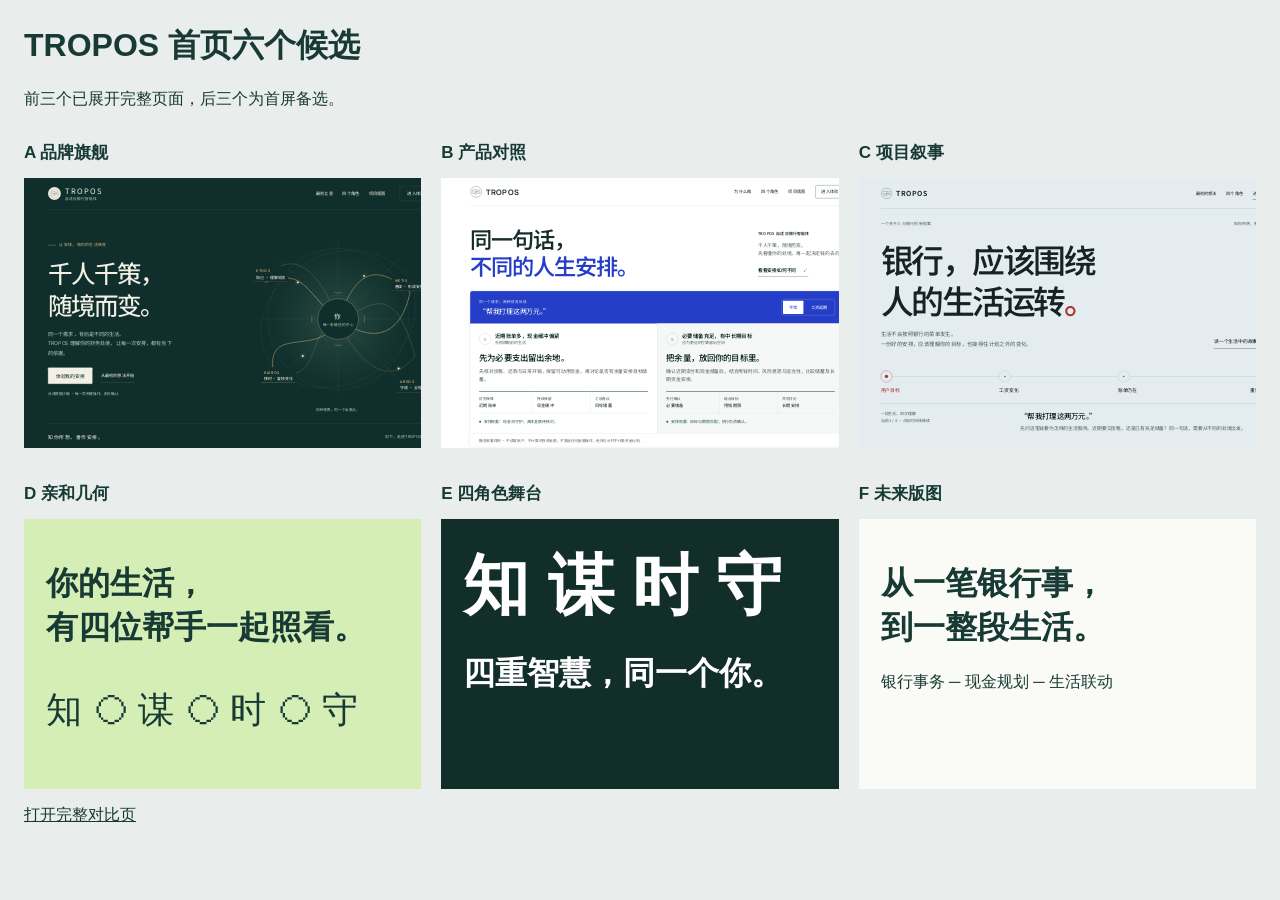
<file: design-demos/tropos-home/thumbs.html>
<!doctype html><html lang="zh-CN"><meta charset="utf-8"><meta name="viewport" content="width=device-width,initial-scale=1"><title>六个首页候选</title><style>body{background:#e9edeb;font:16px sans-serif;color:#183a34;margin:24px}.grid{display:grid;grid-template-columns:repeat(3,1fr);gap:20px}iframe{width:1440px;height:900px;border:0;transform:scale(.3);transform-origin:top left}.crop{height:270px;overflow:hidden;background:white}a{color:inherit}.tile{overflow:hidden}h2{font-size:17px}@media(max-width:900px){.grid{grid-template-columns:1fr}}</style><h1>TROPOS 首页六个候选</h1><p>前三个已展开完整页面，后三个为首屏备选。</p><div class="grid"><div class="tile"><h2>A 品牌旗舰</h2><div class="crop"><iframe title="A" src="dir-1.html"></iframe></div></div><div class="tile"><h2>B 产品对照</h2><div class="crop"><iframe title="B" src="dir-2.html"></iframe></div></div><div class="tile"><h2>C 项目叙事</h2><div class="crop"><iframe title="C" src="dir-3.html"></iframe></div></div><div class="tile"><h2>D 亲和几何</h2><div class="crop" style="background:#d4eeb5;padding:22px;box-sizing:border-box"><h1>你的生活，<br>有四位帮手一起照看。</h1><p style="font-size:36px">知 ◯ 谋 ◯ 时 ◯ 守</p></div></div><div class="tile"><h2>E 四角色舞台</h2><div class="crop" style="background:#122e29;color:white;padding:22px;box-sizing:border-box"><b style="font-size:66px">知 谋 时 守</b><h1>四重智慧，同一个你。</h1></div></div><div class="tile"><h2>F 未来版图</h2><div class="crop" style="background:#fafbf6;padding:22px;box-sizing:border-box"><h1>从一笔银行事，<br>到一整段生活。</h1><p>银行事务 ─ 现金规划 ─ 生活联动</p></div></div></div><p><a href="index.html">打开完整对比页</a></p></html>
</file>
<file: assets/typography.css>
/* TROPOS typography: local fonts keep Chinese, Latin and amounts consistent offline. */
@font-face {
  font-family: "Tropos Sans SC";
  src: url("fonts/noto-sans-sc-ui.woff2") format("woff2");
  font-style: normal;
  font-weight: 400 700;
  font-display: swap;
}

@font-face {
  font-family: "Manrope";
  src: url("fonts/manrope-latin.woff2") format("woff2");
  font-style: normal;
  font-weight: 400 800;
  font-display: swap;
}

:root {
  --font-ui: "Manrope", "Tropos Sans SC", "PingFang SC", "Hiragino Sans GB", "Microsoft YaHei", sans-serif;
  --font-display: var(--font-ui);
  --font-number: "Manrope", "Tropos Sans SC", "PingFang SC", "Microsoft YaHei", sans-serif;
  --sans: var(--font-ui);
  --serif: "Songti SC", "STSong", "Noto Serif CJK SC", "Noto Serif SC", "SimSun", serif;
  --kai: "Kaiti SC", "STKaiti", "KaiTi", var(--serif);
  --display: var(--font-display); /* 默认展示字体；账户主题（demo.css）可用更高优先级覆盖 */
}

/* Account themes may change the atmosphere; reading keeps the same rhythm. */
body[data-persona] {
  --sans: var(--font-ui);
  --ui: var(--font-ui);
  --voice: var(--font-ui);
  font-family: var(--font-ui);
}

html {
  -webkit-text-size-adjust: 100%;
  text-rendering: optimizeLegibility;
}

body {
  font-family: var(--font-ui);
  -webkit-font-smoothing: antialiased;
}

button, input, select, textarea {
  font-family: inherit;
}

.num,
.sill .v,
.day .amt,
.table .amt,
.life-kpi dd,
.life-metrics dd,
.pu-summary dd,
.pu-metrics dd,
.ac-metric dd,
.ac-day-detail strong,
.ac-event-amount {
  font-family: var(--font-number);
  font-variant-numeric: lining-nums tabular-nums;
}

.brand-name {
  font-family: "Manrope", var(--font-ui);
  font-weight: 700;
  letter-spacing: .14em;
}
</file>
<file: assets/study.css>
:root{--paper:#f5f4ee;--white:#fffefa;--ink:#223a37;--text:#52635d;--line:#dcded3;--green:#436b54;--muted:#667268;--accent:#a25232}
*{box-sizing:border-box}body{margin:0;background:var(--paper);color:var(--ink);font-family:var(--font-ui);font-size:15px;line-height:1.85}button,input,select,textarea{font:inherit;color:inherit}a{color:var(--green);text-underline-offset:4px}.study-shell{max-width:900px;margin:auto;padding:28px 28px 50px}header{display:flex;justify-content:space-between;align-items:center;gap:16px;margin-bottom:54px}header a{font-family:Manrope,var(--font-ui);font-weight:750;letter-spacing:.13em;text-decoration:none}header span,.eyebrow,small,footer{font-size:12px;color:var(--text)}.eyebrow{letter-spacing:.08em}h1{font-size:clamp(32px,5vw,48px);line-height:1.45;font-weight:600;letter-spacing:-.04em;margin:10px 0 18px}h2{font-size:20px;line-height:1.5;font-weight:600;margin:0 0 14px}p{margin:10px 0}.intro{max-width:680px;color:var(--text);margin-bottom:30px}.card{background:var(--white);border:1px solid var(--line);border-radius:14px;padding:25px;margin:18px 0}.card>p,.task-prompt{color:var(--text)}label{display:block;margin:16px 0 0}input:not([type=checkbox]),select,textarea{display:block;width:100%;max-width:100%;min-width:0;border:1px solid #b3bdb0;background:#fffefa;border-radius:7px;padding:10px 12px;margin-top:6px;min-height:46px}textarea{resize:vertical;min-height:84px}input[type=checkbox]{width:22px;height:22px;margin:3px 0;flex:none;accent-color:var(--green)}small{display:block;margin-top:5px}.fields{display:grid;grid-template-columns:repeat(3,minmax(0,1fr));gap:16px}.consent{display:flex;gap:12px;align-items:flex-start;margin:24px 0}button{border:1px solid var(--green);border-radius:8px;background:var(--green);color:#fffefa;min-height:46px;padding:10px 18px;cursor:pointer;line-height:1.6}.secondary{background:transparent;color:var(--green)}button:disabled{opacity:.5;cursor:default}button:focus-visible,a:focus-visible,input:focus-visible,select:focus-visible,textarea:focus-visible{outline:3px solid var(--accent);outline-offset:3px}.actions{display:flex;flex-wrap:wrap;gap:12px;margin-top:18px}.task-header{display:flex;align-items:center;justify-content:space-between;gap:16px}.task-header h2{margin:0}.badge{font-size:12px;color:var(--green);border:1px solid #c9d6c1;border-radius:5px;padding:3px 8px;flex:none}.task-prompt{padding:14px 0 4px}.task-result{border-top:1px solid var(--line);margin-top:20px;padding-top:12px}.task-result h3{font-size:16px}.task-result dl{display:grid;grid-template-columns:auto 1fr;gap:8px 20px}.task-result dt{color:var(--text)}.task-result dd{margin:0;white-space:pre-wrap;overflow-wrap:anywhere}.task-result dd:empty:after{content:'未采集'}.check-question{background:#edf1e5;padding:12px 14px;border-radius:7px}.archive-note,#notice{white-space:pre-wrap;overflow-wrap:anywhere}#notice{color:var(--accent)}footer{border-top:1px solid var(--line);padding-top:22px;margin-top:36px}.text-link{display:inline-block;margin-top:8px}fieldset{border:0;margin:0;padding:0;min-width:0}legend{font-size:14px;margin-top:16px}.num{font-variant-numeric:tabular-nums}.consent span{flex:1;min-width:0}[hidden]{display:none!important}
@media(max-width:600px){.study-shell{padding:20px 16px 34px}header{margin-bottom:32px}header span{font-size:11px}.card{padding:20px 17px}.fields{grid-template-columns:1fr;gap:0}.task-header{align-items:flex-start}.task-header h2{font-size:18px}.actions button{flex:1 1 130px}.task-result dl{grid-template-columns:1fr;gap:3px}.task-result dd{margin-bottom:10px}h1{font-size:34px}}
</file>
